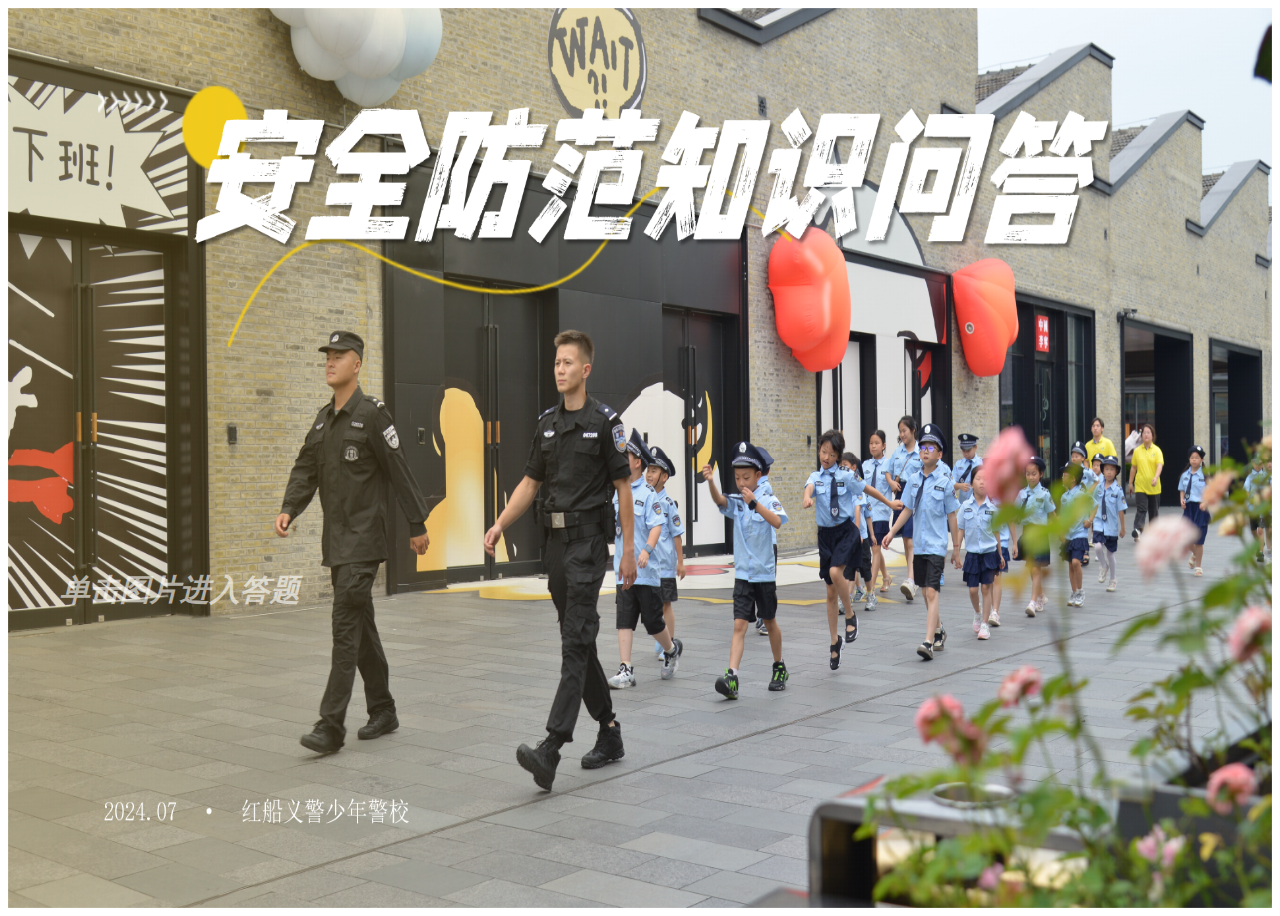
<file: index.html>
<!DOCTYPE html>
<html lang="zh">
	<head>
		<meta charset="UTF-8">
		<meta name="viewport" content="width=device-width, initial-scale=1.0">
		<title>南湖天地警务站</title>
		<style>
			.examLogin {
				margin: 0 0 0 0;
				height: 100vh;
				/* 设置高度为视口高度 */
				background-image: url('img/background1.png'), url('img/background2.png'), url('img/background3.png'), url('img/background4.png');
				/* 设置背景图片 */
				background-size: 50.1% 50.1%;
				/* 每张图片占据一半的宽度和高度 */
				background-repeat: no-repeat;
				/* 不重复背景图片 */
				background-position: top left, top right, bottom left, bottom right;
				/* 定位每张图片 */
			}
		</style>
	</head>
	<body>
		<div id="app">
			<div onclick="goto()" class="examLogin"></div>
			<h1 style="font-size: 30px;color: white;position:absolute;top:550px;left:60px;font-style: italic;opacity: 0.6;"
				onclick="goto()">单击图片进入答题</h1>
		</div>
		<script>
			function goto() {
				window.location.href = 'page.html'
			}
		</script>
	</body>
</html>
</file>
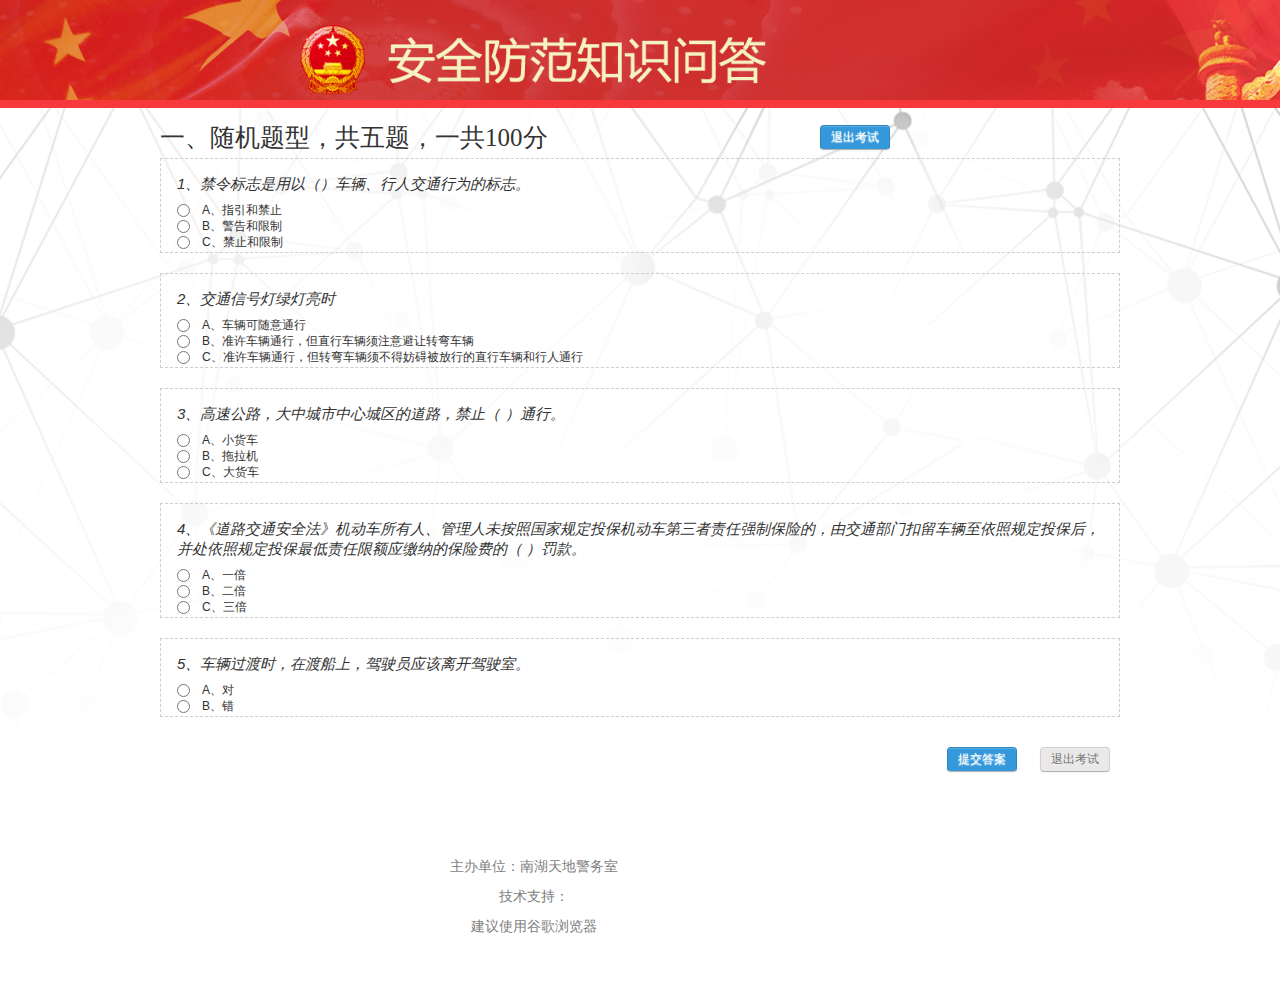
<file: exam交通.html>
<!DOCTYPE html>
<html>
	<head>
		<meta charset="utf-8">
		<title>南湖天地警务室</title>
	</head>

	<body class="default-dj">
		<div>
			<link rel="stylesheet" href="css/reset.css">
			<link rel="stylesheet" href="css/zTreeStyle.css">
			<link rel="stylesheet" href="css/bootstrap.min.css">
			<link rel="stylesheet" href="css/list-s.css">
		</div>
		<link rel="stylesheet" href="css/dj-examstyle.css">
		<script src="js/vconsole.min.js"></script>
		<style type="text/css">
			.breadcrumb {
				margin-top: 30px;
			}
		</style>

		<div class="dj-top-banner">
			<img src="img/logo3.png" alt="">
		</div>



		<div id="x1" class="dj-content-ex">

			<div class="pct-list-con" style="width: 100%;">
				<div class="pct-exam-list">
					<form id="form" method="post">
						<div class="n">

							<div class="Stext" style="font-size: 25px;position: absolute; top: -30px;">一、随机题型，共五题，一共100分
							</div>

							<div class="pct-exam-one">
								<span class="title-tm">
									1.测试题目1，
								</span>
								<p><input id="t11" type="radio" name="t1" value="A" /><label for="t11"
										class="tlabel">测试选项1</label></p>
								<p><input id="t12" type="radio" name="t1" value="B" /><label for="t12"
										class="tlabel">测试选项2</label></p>
								<p><input id="t13" type="radio" name="t1" value="C" /><label for="t13"
										class="tlabel">测试选项3</label></p>
								<p><input id="t14" type="radio" name="t1" value="D" /><label for="t14"
										class="tlabel">测试选项4</label></p>
							</div>
							<span id="s1" style="display: none;font-size: 20px;color: red;">
								回答错误：0分
							</span>
							<span id="c1" style="display: none;">
								正确答案：
								<span id="d1">
									C
								</span>
							</span>
						</div>

						<br /><br /><br /><br /><br />

						<div class="n">

							<div class="pct-exam-one">
								<span class="title-tm">
									2.测试题目1，
								</span>
								<p><input id="t21" type="radio" name="t2" value="A" /><label for="t21"
										class="tlabel">测试选项1</label></p>
								<p><input id="t22" type="radio" name="t2" value="B" /><label for="t22"
										class="tlabel">测试选项2</label></p>
								<p><input id="t23" type="radio" name="t2" value="C" /><label for="t23"
										class="tlabel">测试选项3</label></p>
								<p><input id="t24" type="radio" name="t2" value="D" /><label for="t24"
										class="tlabel">测试选项4</label></p>
							</div>
							<span id="s2" style="display: none;font-size: 20px;color: red;">
								回答错误：0分
							</span>
							<span id="c2" style="display: none;">
								正确答案：
								<span id="d2">
									C
								</span>
							</span>
						</div>

						<br /><br /><br /><br /><br />

						<div class="n">

							<div class="pct-exam-one">
								<span class="title-tm">
									3.测试题目1，
								</span>
								<p><input id="t31" type="radio" name="t3" value="A" /><label for="t31"
										class="tlabel">测试选项1</label></p>
								<p><input id="t32" type="radio" name="t3" value="B" /><label for="t32"
										class="tlabel">测试选项2</label></p>
								<p><input id="t33" type="radio" name="t3" value="C" /><label for="t33"
										class="tlabel">测试选项3</label></p>
								<p><input id="t34" type="radio" name="t3" value="D" /><label for="t34"
										class="tlabel">测试选项4</label></p>
							</div>
							<span id="s3" style="display: none;font-size: 20px;color: red;">
								回答错误：0分
							</span>
							<span id="c3" style="display: none;">
								正确答案：
								<span id="d3">
									C
								</span>
							</span>
						</div>

						<br /><br /><br /><br /><br />

						<div class="n">

							<div class="pct-exam-one">
								<span class="title-tm">
									4.测试题目1，
								</span>
								<p><input id="t41" type="radio" name="t4" value="A" /><label for="t41"
										class="tlabel">测试选项1</label></p>
								<p><input id="t42" type="radio" name="t4" value="B" /><label for="t42"
										class="tlabel">测试选项2</label></p>
								<p><input id="t43" type="radio" name="t4" value="C" /><label for="t43"
										class="tlabel">测试选项3</label></p>
								<p><input id="t44" type="radio" name="t4" value="D" /><label for="t44"
										class="tlabel">测试选项4</label></p>
							</div>
							<span id="s4" style="display: none;font-size: 20px;color: red;">
								回答错误：0分
							</span>
							<span id="c5" style="display: none;">
								正确答案：
								<span id="d4">
									C
								</span>
							</span>
						</div>

						<br /><br /><br /><br /><br />

						<div class="n">

							<div class="pct-exam-one">
								<span class="title-tm">
									5.测试题目1，
								</span>
								<p><input id="t51" type="radio" name="t5" value="A" /><label for="t51"
										class="tlabel">测试选项1</label></p>
								<p><input id="t52" type="radio" name="t5" value="B" /><label for="t52"
										class="tlabel">测试选项2</label></p>
								<p><input id="t53" type="radio" name="t5" value="C" /><label for="t53"
										class="tlabel">测试选项3</label></p>
								<p><input id="t54" type="radio" name="t5" value="D" /><label for="t54"
										class="tlabel">测试选项4</label></p>
							</div>

							<span id="s5" style="display: none;font-size: 20px;color: red;">
								回答错误：0分
							</span>
							<span id="c5" style="display: none;">
								正确答案：
								<span id="d5">
									C
								</span>
							</span>

						</div>
					</form>
				</div>

			</div>



			<div class="pct-exam-btn" style="margin-top: 30px;">
				<div class="pct-exam-btncon" style="text-align: right;">
					<p>
						<button id="result" class="btn btn-submit" onclick="result();" type="button">提交答案</button>
						<button id="result" class="btn btn-output" type="button" onclick="back()">退出考试</button>
						<button id="result" class="btn btn-refresh" onclick="back();" type="button">退出考试</button>

					</p>
				</div>
			</div>

		</div>

		<br /><br /><br /><br /><br />



		<script src="js/tiku.js"></script>
		<script>
			function c1(a) {
				a.style.backgroundColor = "grey";
				a.style.color = "black";
			}

			function c2(a) {
				a.style.backgroundColor = "darkgrey";
				a.style.color = "darked";
			}

			function c3(a) {
				a.style.backgroundColor = "darkblue";
				a.style.color = "black";
			}

			var tiType = ["交通", "交通", "交通", "交通", "交通"]
			var anser = [];
			var score = [20, 20, 20, 20, 20];
			var userScore = 0;
			var isResult = false;
			var randoms = new Set(); // 使用 Set 来存储唯一值
			var nm=0
			
			function generateUniqueRandomArray(length, max) {
			    const uniqueNumbers = new Set();  
			
			    while (uniqueNumbers.size < length) {  
			        const randomNum = Math.floor(Math.random() * max+86);  
			        uniqueNumbers.add(randomNum);
			    }  
			
			    return Array.from(uniqueNumbers);  
			}  
			// 86~186
			const randomArray = generateUniqueRandomArray(5, 100);  
			console.log(randomArray);
			function rollT(type) {
				if(type === "交通"){
					return randomArray[nm]
				}
				
			}
			function setText(num, index) {
				var ti = document.getElementsByClassName("n");
				ti[num].getElementsByTagName("span")[0].innerHTML = (num + 1) + "、" + tiku[index].text
			}

			function setValue(num, index) {
				var ti = document.getElementsByClassName("n");
				var values = ti[num].getElementsByTagName("p");
				values[0].getElementsByTagName("label")[0].innerHTML = "A、" + tiku[index].A;

				values[1].getElementsByTagName("label")[0].innerHTML = "B、" + tiku[index].B;

				if (tiku[index].C.length <= 0) {
					values[2].style.display = "none";
				} else {
					values[2].getElementsByTagName("label")[0].innerHTML = "C、" + tiku[index].C;
				}

				if (tiku[index].D.length <= 0) {
					values[3].style.display = "none";
				} else {
					values[3].getElementsByTagName("label")[0].innerHTML = "D、" + tiku[index].D;
				}
			}

			function result() {
				var r = confirm("您确定要当前提交考试吗？")
				if (r) {
					// window.location.href = "../nanhu_jwz/index.html";
					for (var i = 0; i < tiType.length; i++) {
						var tx = document.getElementsByName("t" + (i + 1));
						var str = "";
						for (var j = 0; j < tx.length; j++) {
							if (tx[j].checked) {
								str += tx[j].value;
							}
						}
						if (str == anser[i]) {
							userScore += score[i]
							document.getElementById("s" + (i + 1)).innerHTML = "回答正确，20分";
						}
						document.getElementById("d" + (i + 1)).innerHTML = anser[i];


					}
					var allInp = document.getElementsByTagName("input");
					for (var a = 0; a < allInp.length; a++) {
						allInp[a].onclick = function() {
							return false;
						}
					}
					var sp = document.getElementsByTagName("span");
					for (var s = 0; s < sp.length; s++) {
						sp[s].style.display = "";
					}

					alert("您的最终得分为：" + userScore + "分")
					setTimeout(function() {
						window.scrollTo({
							top: 0,
							left: 0,
							behavior: 'smooth' // 可选，平滑滚动效果
						});
					})
					document.getElementById("result").style.display = "none";
					document.getElementById("fnscore").innerHTML = userScore;
					document.getElementById("scoreText").style.display = ""
					window.scrollTo({
						top: 0,
						left: 0,
						behavior: 'smooth' // 可选，平滑滚动效果
					});
				}
			}

			function back() {
				var r = confirm("您确定要退出当前考试吗？");
				if (r) {
					window.location.href = "index.html";
				}
			}

			for (var i = 0; i < 5; i++) {
				var tIndex = rollT(tiType[i]);
				setText(i, tIndex);
				if (i < 5) {
					setValue(i, tIndex);
					nm++;
				}
				anser[i] = tiku[tIndex].yes
			}

		</script>

		<div class="footer">
			<div class="dj-footer">
				<p> 主办单位：南湖天地警务室<br> 技术支持：<br> 建议使用谷歌浏览器 </p>
			</div>
		</div>
	</body>
</html>
</file>
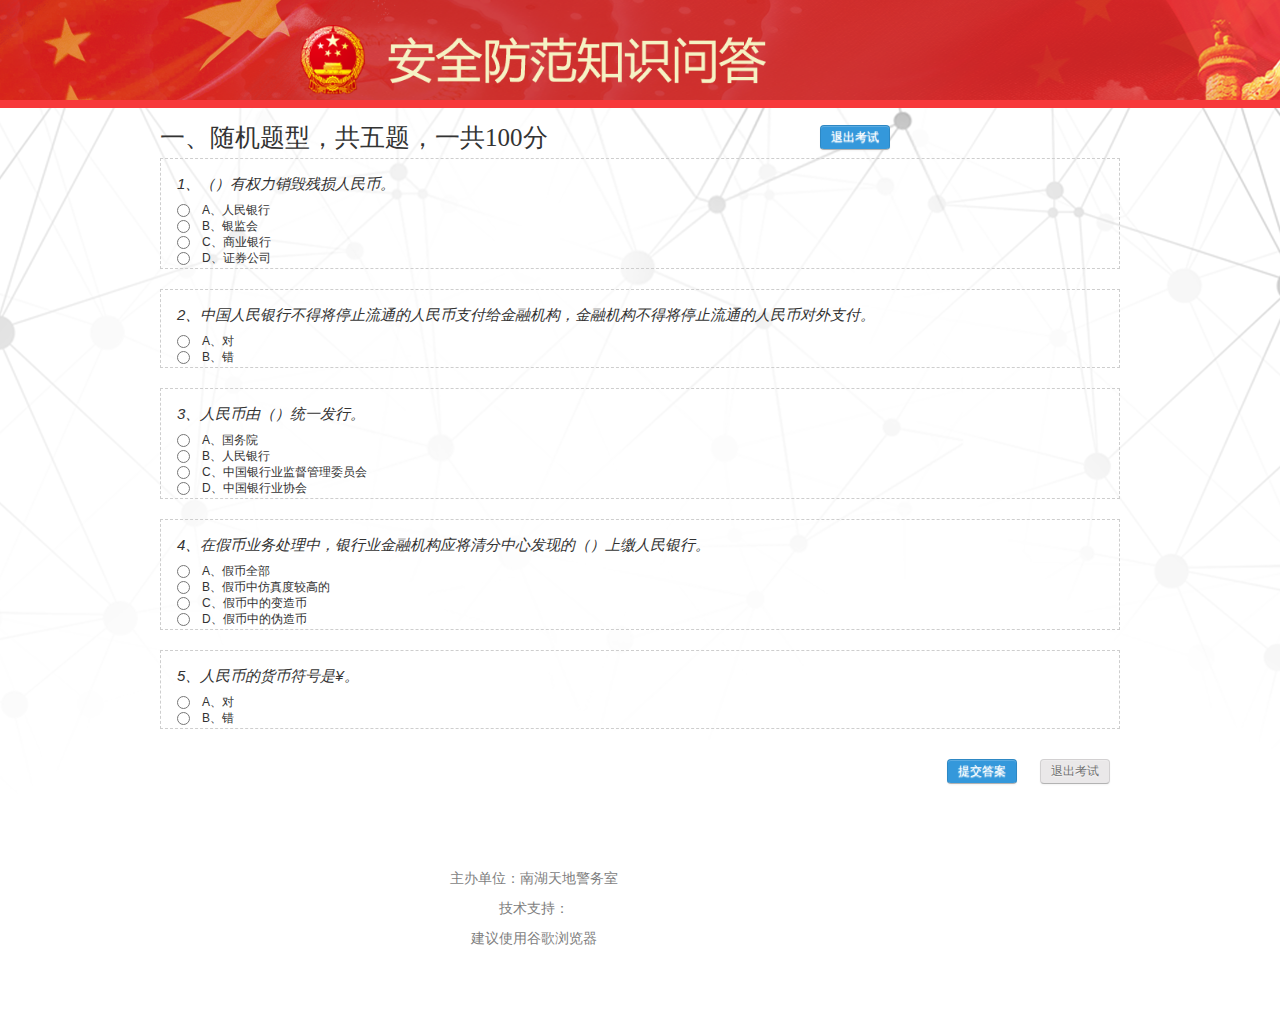
<file: exam反假.html>
<!DOCTYPE html>
<html>
	<head>
		<meta charset="utf-8">
		<title>南湖天地警务室</title>
	</head>

	<body class="default-dj">
		<div>
			<link rel="stylesheet" href="css/reset.css">
			<link rel="stylesheet" href="css/zTreeStyle.css">
			<link rel="stylesheet" href="css/bootstrap.min.css">
			<link rel="stylesheet" href="css/list-s.css">
		</div>
		<link rel="stylesheet" href="css/dj-examstyle.css">
		<script src="js/vconsole.min.js"></script>
		<style type="text/css">
			.breadcrumb {
				margin-top: 30px;
			}
		</style>

		<div class="dj-top-banner">
			<img src="img/logo3.png" alt="">
		</div>



		<div id="x1" class="dj-content-ex">

			<div class="pct-list-con" style="width: 100%;">
				<div class="pct-exam-list">
					<form id="form" method="post">
						<div class="n">

							<div class="Stext" style="font-size: 25px;position: absolute; top: -30px;">一、随机题型，共五题，一共100分
							</div>

							<div class="pct-exam-one">
								<span class="title-tm">
									1.测试题目1，
								</span>
								<p><input id="t11" type="radio" name="t1" value="A" /><label for="t11"
										class="tlabel">测试选项1</label></p>
								<p><input id="t12" type="radio" name="t1" value="B" /><label for="t12"
										class="tlabel">测试选项2</label></p>
								<p><input id="t13" type="radio" name="t1" value="C" /><label for="t13"
										class="tlabel">测试选项3</label></p>
								<p><input id="t14" type="radio" name="t1" value="D" /><label for="t14"
										class="tlabel">测试选项4</label></p>
							</div>
							<span id="s1" style="display: none;font-size: 20px;color: red;">
								回答错误：0分
							</span>
							<span id="c1" style="display: none;">
								正确答案：
								<span id="d1">
									C
								</span>
							</span>
						</div>

						<br /><br /><br /><br /><br />

						<div class="n">

							<div class="pct-exam-one">
								<span class="title-tm">
									2.测试题目1，
								</span>
								<p><input id="t21" type="radio" name="t2" value="A" /><label for="t21"
										class="tlabel">测试选项1</label></p>
								<p><input id="t22" type="radio" name="t2" value="B" /><label for="t22"
										class="tlabel">测试选项2</label></p>
								<p><input id="t23" type="radio" name="t2" value="C" /><label for="t23"
										class="tlabel">测试选项3</label></p>
								<p><input id="t24" type="radio" name="t2" value="D" /><label for="t24"
										class="tlabel">测试选项4</label></p>
							</div>
							<span id="s2" style="display: none;font-size: 20px;color: red;">
								回答错误：0分
							</span>
							<span id="c2" style="display: none;">
								正确答案：
								<span id="d2">
									C
								</span>
							</span>
						</div>

						<br /><br /><br /><br /><br />

						<div class="n">

							<div class="pct-exam-one">
								<span class="title-tm">
									3.测试题目1，
								</span>
								<p><input id="t31" type="radio" name="t3" value="A" /><label for="t31"
										class="tlabel">测试选项1</label></p>
								<p><input id="t32" type="radio" name="t3" value="B" /><label for="t32"
										class="tlabel">测试选项2</label></p>
								<p><input id="t33" type="radio" name="t3" value="C" /><label for="t33"
										class="tlabel">测试选项3</label></p>
								<p><input id="t34" type="radio" name="t3" value="D" /><label for="t34"
										class="tlabel">测试选项4</label></p>
							</div>
							<span id="s3" style="display: none;font-size: 20px;color: red;">
								回答错误：0分
							</span>
							<span id="c3" style="display: none;">
								正确答案：
								<span id="d3">
									C
								</span>
							</span>
						</div>

						<br /><br /><br /><br /><br />

						<div class="n">

							<div class="pct-exam-one">
								<span class="title-tm">
									4.测试题目1，
								</span>
								<p><input id="t41" type="radio" name="t4" value="A" /><label for="t41"
										class="tlabel">测试选项1</label></p>
								<p><input id="t42" type="radio" name="t4" value="B" /><label for="t42"
										class="tlabel">测试选项2</label></p>
								<p><input id="t43" type="radio" name="t4" value="C" /><label for="t43"
										class="tlabel">测试选项3</label></p>
								<p><input id="t44" type="radio" name="t4" value="D" /><label for="t44"
										class="tlabel">测试选项4</label></p>
							</div>
							<span id="s4" style="display: none;font-size: 20px;color: red;">
								回答错误：0分
							</span>
							<span id="c5" style="display: none;">
								正确答案：
								<span id="d4">
									C
								</span>
							</span>
						</div>

						<br /><br /><br /><br /><br />

						<div class="n">

							<div class="pct-exam-one">
								<span class="title-tm">
									5.测试题目1，
								</span>
								<p><input id="t51" type="radio" name="t5" value="A" /><label for="t51"
										class="tlabel">测试选项1</label></p>
								<p><input id="t52" type="radio" name="t5" value="B" /><label for="t52"
										class="tlabel">测试选项2</label></p>
								<p><input id="t53" type="radio" name="t5" value="C" /><label for="t53"
										class="tlabel">测试选项3</label></p>
								<p><input id="t54" type="radio" name="t5" value="D" /><label for="t54"
										class="tlabel">测试选项4</label></p>
							</div>

							<span id="s5" style="display: none;font-size: 20px;color: red;">
								回答错误：0分
							</span>
							<span id="c5" style="display: none;">
								正确答案：
								<span id="d5">
									C
								</span>
							</span>


						</div>
					</form>
				</div>


			</div>



			<div class="pct-exam-btn" style="margin-top: 30px;">
				<div class="pct-exam-btncon" style="text-align: right;">
					<p>
						<button id="result" class="btn btn-submit" onclick="result();" type="button">提交答案</button>
						<button id="result" class="btn btn-output" type="button" onclick="back()">退出考试</button>
						<button id="result" class="btn btn-refresh" onclick="back();" type="button">退出考试</button>

					</p>
				</div>
			</div>




		</div>

		<br /><br /><br /><br /><br />



		<script src="js/tiku.js"></script>
		<script>
			function c1(a) {
				a.style.backgroundColor = "grey";
				a.style.color = "black";
			}

			function c2(a) {
				a.style.backgroundColor = "darkgrey";
				a.style.color = "darked";
			}

			function c3(a) {
				a.style.backgroundColor = "darkblue";
				a.style.color = "black";
			}

			var tiType = ["反假", "反假", "反假", "反假", "反假"]
			var anser = [];
			var score = [20, 20, 20, 20, 20];
			var userScore = 0;
			var isResult = false;
			var randoms = new Set(); // 使用 Set 来存储唯一值
			var nm=0
			
			function generateUniqueRandomArray(length, max) {
			    const uniqueNumbers = new Set();  
			
			    while (uniqueNumbers.size < length) {  
			        const randomNum = Math.floor(Math.random() * max+438);  
			        uniqueNumbers.add(randomNum);
			    }  
			
			    return Array.from(uniqueNumbers);  
			}  
			// 438~463
			const randomArray = generateUniqueRandomArray(5, 25);  
			console.log(randomArray);
			function rollT(type) {
				if(type === "反假"){
					return randomArray[nm]
				}
				
			}
			function setText(num, index) {
				var ti = document.getElementsByClassName("n");
				ti[num].getElementsByTagName("span")[0].innerHTML = (num + 1) + "、" + tiku[index].text
			}

			function setValue(num, index) {
				var ti = document.getElementsByClassName("n");
				var values = ti[num].getElementsByTagName("p");
				values[0].getElementsByTagName("label")[0].innerHTML = "A、" + tiku[index].A;

				values[1].getElementsByTagName("label")[0].innerHTML = "B、" + tiku[index].B;

				if (tiku[index].C.length <= 0) {
					values[2].style.display = "none";
				} else {
					values[2].getElementsByTagName("label")[0].innerHTML = "C、" + tiku[index].C;
				}

				if (tiku[index].D.length <= 0) {
					values[3].style.display = "none";
				} else {
					values[3].getElementsByTagName("label")[0].innerHTML = "D、" + tiku[index].D;
				}
			}

			function result() {
				var r = confirm("您确定要当前提交考试吗？")
				if (r) {
					for (var i = 0; i < tiType.length; i++) {
						var tx = document.getElementsByName("t" + (i + 1));
						var str = "";
						for (var j = 0; j < tx.length; j++) {
							if (tx[j].checked) {
								str += tx[j].value;
							}
						}
						if (str == anser[i]) {
							userScore += score[i]
							document.getElementById("s" + (i + 1)).innerHTML = "回答正确，20分";
						}
						document.getElementById("d" + (i + 1)).innerHTML = anser[i];


					}
					var allInp = document.getElementsByTagName("input");
					for (var a = 0; a < allInp.length; a++) {
						allInp[a].onclick = function() {
							return false;
						}
					}
					var sp = document.getElementsByTagName("span");
					for (var s = 0; s < sp.length; s++) {
						sp[s].style.display = "";
					}

					alert("您的最终得分为：" + userScore + "分")
					setTimeout(function() {
						window.scrollTo({
							top: 0,
							left: 0,
							behavior: 'smooth' // 可选，平滑滚动效果
						});
					})
					document.getElementById("result").style.display = "none";
					document.getElementById("fnscore").innerHTML = userScore;
					document.getElementById("scoreText").style.display = ""
					window.scrollTo({
						top: 0,
						left: 0,
						behavior: 'smooth' // 可选，平滑滚动效果
					});
				}
			}

			function back() {
				var r = confirm("您确定要退出当前考试吗？");
				if (r) {
					window.location.href = "index.html";
				}
			}

			for (var i = 0; i < 5; i++) {
				var tIndex = rollT(tiType[i]);
				setText(i, tIndex);
				if (i < 5) {
					setValue(i, tIndex);
					nm++;
				}
				anser[i] = tiku[tIndex].yes
			}

		</script>

		<div class="footer">
			<div class="dj-footer">
				<p> 主办单位：南湖天地警务室<br> 技术支持：<br> 建议使用谷歌浏览器 </p>
			</div>
		</div>
	</body>
</html>
</file>
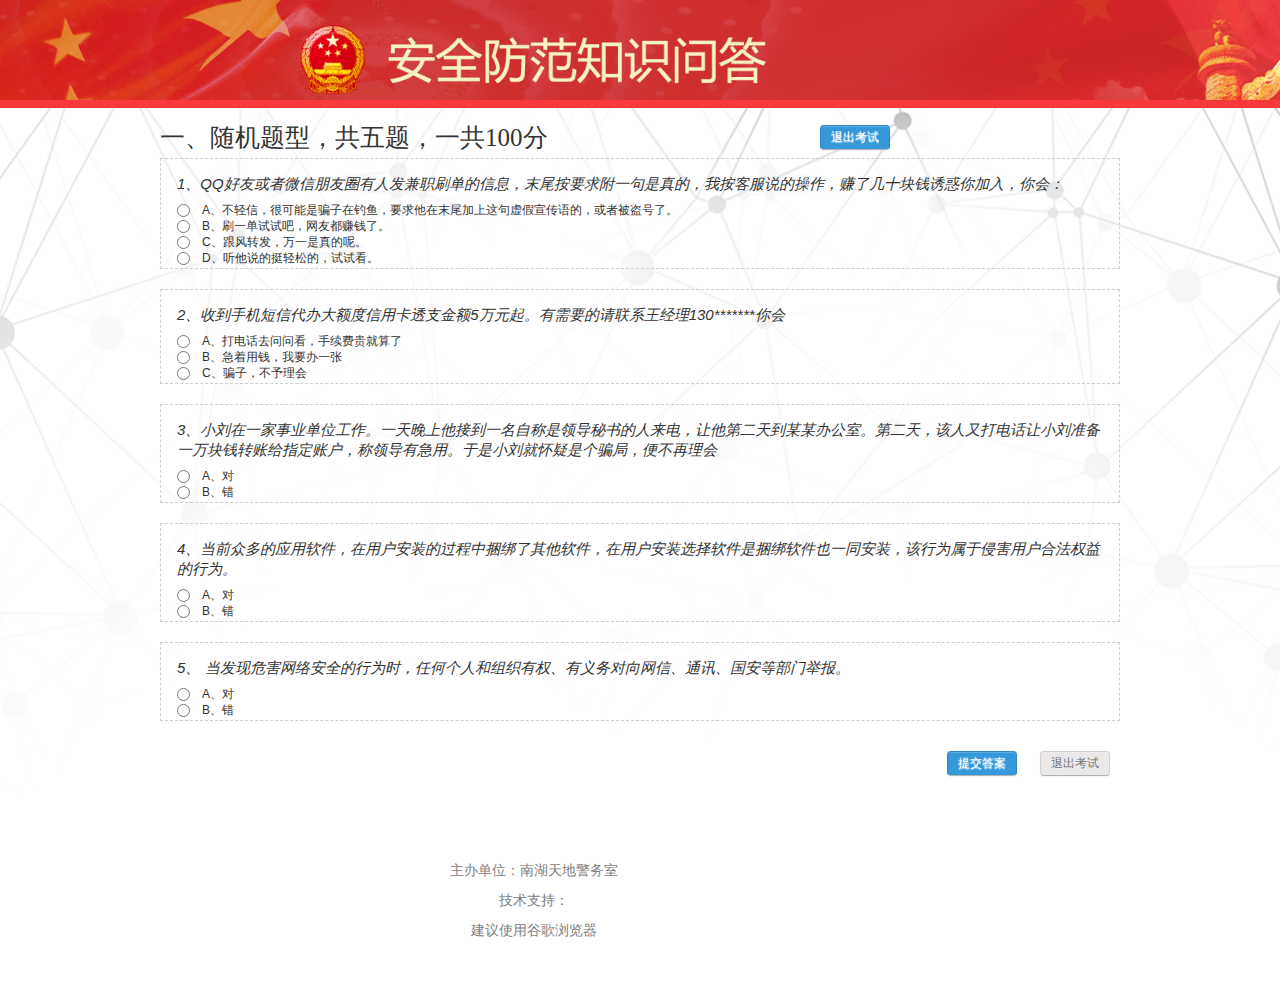
<file: exam反诈.html>
<!DOCTYPE html>
<html>
	<head>
		<meta charset="utf-8">
		<title>南湖天地警务室</title>
	</head>

	<body class="default-dj">
		<div>
			<link rel="stylesheet" href="css/reset.css">
			<link rel="stylesheet" href="css/zTreeStyle.css">
			<link rel="stylesheet" href="css/bootstrap.min.css">
			<link rel="stylesheet" href="css/list-s.css">
		</div>
		<link rel="stylesheet" href="css/dj-examstyle.css">
		<script src="js/vconsole.min.js"></script>
		<style type="text/css">
			.breadcrumb {
				margin-top: 30px;
			}
		</style>

		<div class="dj-top-banner">
			<img src="img/logo3.png" alt="">
		</div>



		<div id="x1" class="dj-content-ex">

			<div class="pct-list-con" style="width: 100%;">
				<div class="pct-exam-list">
					<form id="form" method="post">
						<div class="n">

							<div class="Stext" style="font-size: 25px;position: absolute; top: -30px;">一、随机题型，共五题，一共100分
							</div>

							<div class="pct-exam-one">
								<span class="title-tm">
									1.测试题目1，
								</span>
								<p><input id="t11" type="radio" name="t1" value="A" /><label for="t11"
										class="tlabel">测试选项1</label></p>
								<p><input id="t12" type="radio" name="t1" value="B" /><label for="t12"
										class="tlabel">测试选项2</label></p>
								<p><input id="t13" type="radio" name="t1" value="C" /><label for="t13"
										class="tlabel">测试选项3</label></p>
								<p><input id="t14" type="radio" name="t1" value="D" /><label for="t14"
										class="tlabel">测试选项4</label></p>
							</div>
							<span id="s1" style="display: none;font-size: 20px;color: red;">
								回答错误：0分
							</span>
							<span id="c1" style="display: none;">
								正确答案：
								<span id="d1">
									C
								</span>
							</span>
						</div>

						<br /><br /><br /><br /><br />

						<div class="n">

							<div class="pct-exam-one">
								<span class="title-tm">
									2.测试题目1，
								</span>
								<p><input id="t21" type="radio" name="t2" value="A" /><label for="t21"
										class="tlabel">测试选项1</label></p>
								<p><input id="t22" type="radio" name="t2" value="B" /><label for="t22"
										class="tlabel">测试选项2</label></p>
								<p><input id="t23" type="radio" name="t2" value="C" /><label for="t23"
										class="tlabel">测试选项3</label></p>
								<p><input id="t24" type="radio" name="t2" value="D" /><label for="t24"
										class="tlabel">测试选项4</label></p>
							</div>
							<span id="s2" style="display: none;font-size: 20px;color: red;">
								回答错误：0分
							</span>
							<span id="c2" style="display: none;">
								正确答案：
								<span id="d2">
									C
								</span>
							</span>
						</div>

						<br /><br /><br /><br /><br />

						<div class="n">

							<div class="pct-exam-one">
								<span class="title-tm">
									3.测试题目1，
								</span>
								<p><input id="t31" type="radio" name="t3" value="A" /><label for="t31"
										class="tlabel">测试选项1</label></p>
								<p><input id="t32" type="radio" name="t3" value="B" /><label for="t32"
										class="tlabel">测试选项2</label></p>
								<p><input id="t33" type="radio" name="t3" value="C" /><label for="t33"
										class="tlabel">测试选项3</label></p>
								<p><input id="t34" type="radio" name="t3" value="D" /><label for="t34"
										class="tlabel">测试选项4</label></p>
							</div>
							<span id="s3" style="display: none;font-size: 20px;color: red;">
								回答错误：0分
							</span>
							<span id="c3" style="display: none;">
								正确答案：
								<span id="d3">
									C
								</span>
							</span>
						</div>

						<br /><br /><br /><br /><br />

						<div class="n">

							<div class="pct-exam-one">
								<span class="title-tm">
									4.测试题目1，
								</span>
								<p><input id="t41" type="radio" name="t4" value="A" /><label for="t41"
										class="tlabel">测试选项1</label></p>
								<p><input id="t42" type="radio" name="t4" value="B" /><label for="t42"
										class="tlabel">测试选项2</label></p>
								<p><input id="t43" type="radio" name="t4" value="C" /><label for="t43"
										class="tlabel">测试选项3</label></p>
								<p><input id="t44" type="radio" name="t4" value="D" /><label for="t44"
										class="tlabel">测试选项4</label></p>
							</div>
							<span id="s4" style="display: none;font-size: 20px;color: red;">
								回答错误：0分
							</span>
							<span id="c5" style="display: none;">
								正确答案：
								<span id="d4">
									C
								</span>
							</span>
						</div>

						<br /><br /><br /><br /><br />

						<div class="n">

							<div class="pct-exam-one">
								<span class="title-tm">
									5.测试题目1，
								</span>
								<p><input id="t51" type="radio" name="t5" value="A" /><label for="t51"
										class="tlabel">测试选项1</label></p>
								<p><input id="t52" type="radio" name="t5" value="B" /><label for="t52"
										class="tlabel">测试选项2</label></p>
								<p><input id="t53" type="radio" name="t5" value="C" /><label for="t53"
										class="tlabel">测试选项3</label></p>
								<p><input id="t54" type="radio" name="t5" value="D" /><label for="t54"
										class="tlabel">测试选项4</label></p>
							</div>

							<span id="s5" style="display: none;font-size: 20px;color: red;">
								回答错误：0分
							</span>
							<span id="c5" style="display: none;">
								正确答案：
								<span id="d5">
									C
								</span>
							</span>


						</div>
					</form>
				</div>


			</div>



			<div class="pct-exam-btn" style="margin-top: 30px;">
				<div class="pct-exam-btncon" style="text-align: right;">
					<p>
						<button id="result" class="btn btn-submit" onclick="result();" type="button">提交答案</button>
						<button id="result" class="btn btn-output" type="button" onclick="back()">退出考试</button>
						<button id="result" class="btn btn-refresh" onclick="back();" type="button">退出考试</button>

					</p>
				</div>
			</div>




		</div>

		<br /><br /><br /><br /><br />



		<script src="js/tiku.js"></script>
		<script>
			function c1(a) {
				a.style.backgroundColor = "grey";
				a.style.color = "black";
			}

			function c2(a) {
				a.style.backgroundColor = "darkgrey";
				a.style.color = "darked";
			}

			function c3(a) {
				a.style.backgroundColor = "darkblue";
				a.style.color = "black";
			}

			var tiType = ["反诈", "反诈", "反诈", "反诈", "反诈"]
			var anser = [];
			var score = [20, 20, 20, 20, 20];
			var userScore = 0;
			var isResult = false;
			var randoms = new Set(); // 使用 Set 来存储唯一值
			var nm=0
			
			function generateUniqueRandomArray(length, max) {
			    const uniqueNumbers = new Set();  
			
			    while (uniqueNumbers.size < length) {  
			        const randomNum = Math.floor(Math.random() * max+1);  
			        uniqueNumbers.add(randomNum);
			    }  
			
			    return Array.from(uniqueNumbers);  
			}  
			// 1~83
			const randomArray = generateUniqueRandomArray(5, 82);  
			console.log(randomArray);
			function rollT(type) {
				if(type === "反诈"){
					return randomArray[nm]
				}
				
			}
			function setText(num, index) {
				var ti = document.getElementsByClassName("n");
				ti[num].getElementsByTagName("span")[0].innerHTML = (num + 1) + "、" + tiku[index].text
			}

			function setValue(num, index) {
				var ti = document.getElementsByClassName("n");
				var values = ti[num].getElementsByTagName("p");
				values[0].getElementsByTagName("label")[0].innerHTML = "A、" + tiku[index].A;

				values[1].getElementsByTagName("label")[0].innerHTML = "B、" + tiku[index].B;

				if (tiku[index].C.length <= 0) {
					values[2].style.display = "none";
				} else {
					values[2].getElementsByTagName("label")[0].innerHTML = "C、" + tiku[index].C;
				}

				if (tiku[index].D.length <= 0) {
					values[3].style.display = "none";
				} else {
					values[3].getElementsByTagName("label")[0].innerHTML = "D、" + tiku[index].D;
				}
			}

			function result() {
			var r = confirm("您确定要当前提交考试吗？")
				if (r) {
					for (var i = 0; i < tiType.length; i++) {
						var tx = document.getElementsByName("t" + (i + 1));
						var str = "";
						for (var j = 0; j < tx.length; j++) {
							if (tx[j].checked) {
								str += tx[j].value;
							}
						}
						if (str == anser[i]) {
							userScore += score[i]
							document.getElementById("s" + (i + 1)).innerHTML = "回答正确，20分";
						}
						document.getElementById("d" + (i + 1)).innerHTML = anser[i];


					}
					var allInp = document.getElementsByTagName("input");
					for (var a = 0; a < allInp.length; a++) {
						allInp[a].onclick = function() {
							return false;
						}
					}
					var sp = document.getElementsByTagName("span");
					for (var s = 0; s < sp.length; s++) {
						sp[s].style.display = "";
					}

					alert("您的最终得分为：" + userScore + "分")
					setTimeout(function() {
						window.scrollTo({
							top: 0,
							left: 0,
							behavior: 'smooth' // 可选，平滑滚动效果
						});
					})
					document.getElementById("result").style.display = "none";
					document.getElementById("fnscore").innerHTML = userScore;
					document.getElementById("scoreText").style.display = ""
					window.scrollTo({
						top: 0,
						left: 0,
						behavior: 'smooth' // 可选，平滑滚动效果
					});
				}
			}

			function back() {
				var r = confirm("您确定要退出当前考试吗？");
				if (r) {
					window.location.href = "index.html";
				}
			}

			for (var i = 0; i < 5; i++) {
				var tIndex = rollT(tiType[i]);
				setText(i, tIndex);
				if (i < 5) {
					setValue(i, tIndex);
					nm++;
				}
				anser[i] = tiku[tIndex].yes
			}

		</script>

		<div class="footer">
			<div class="dj-footer">
				<p> 主办单位：南湖天地警务室<br> 技术支持：<br> 建议使用谷歌浏览器 </p>
			</div>
		</div>
	</body>
</html>
</file>
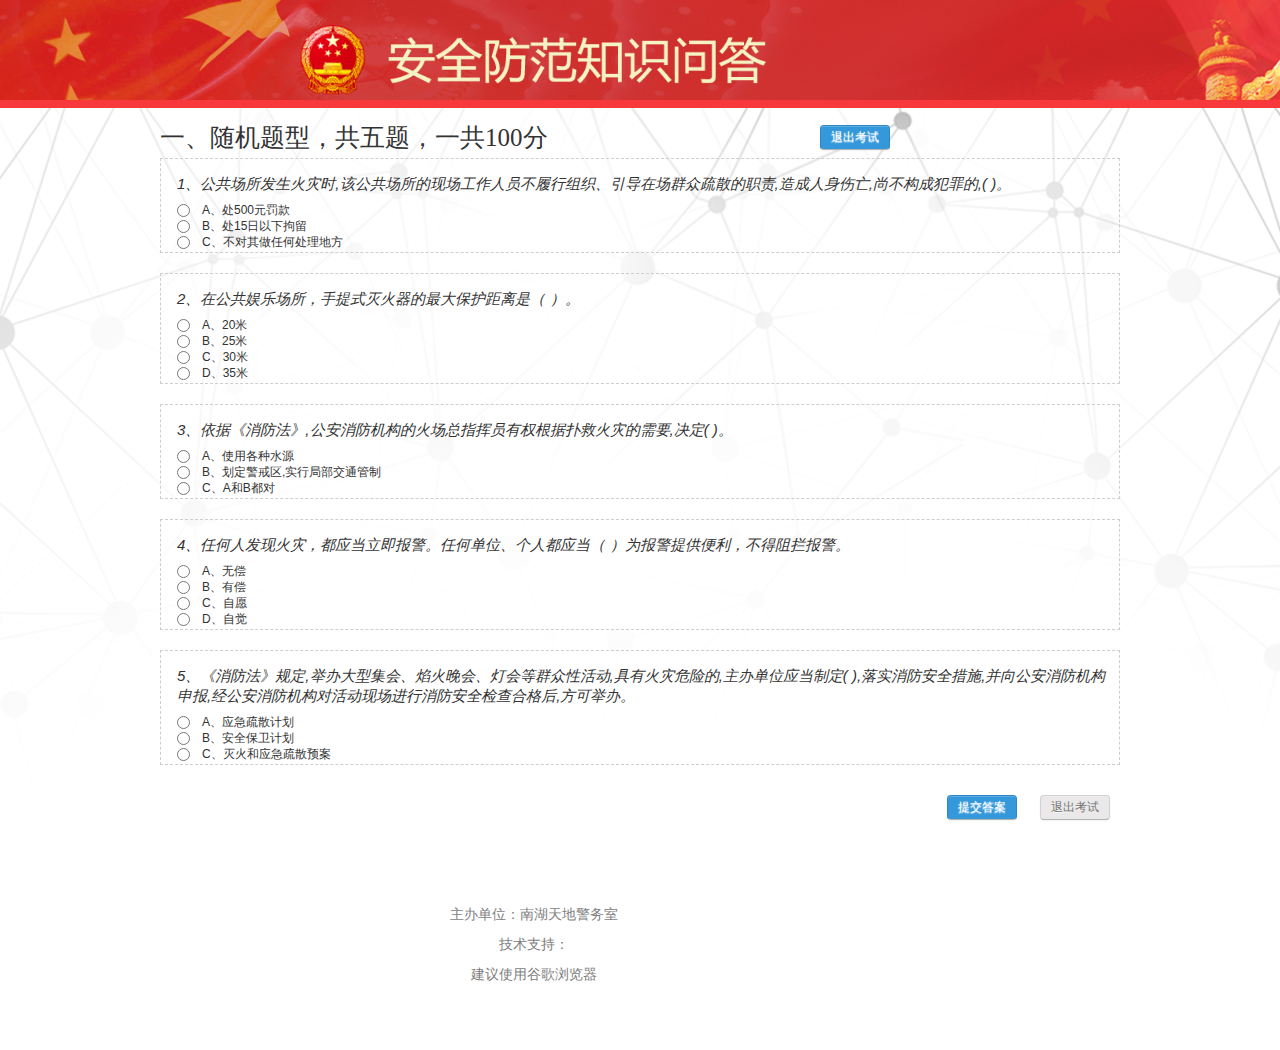
<file: exam消防.html>
<!DOCTYPE html>
<html>
	<head>
		<meta charset="utf-8">
		<title>南湖天地警务室</title>
	</head>

	<body class="default-dj">
		<div>
			<link rel="stylesheet" href="css/reset.css">
			<link rel="stylesheet" href="css/zTreeStyle.css">
			<link rel="stylesheet" href="css/bootstrap.min.css">
			<link rel="stylesheet" href="css/list-s.css">
		</div>
		<link rel="stylesheet" href="css/dj-examstyle.css">
		<script src="js/vconsole.min.js"></script>
		<style type="text/css">
			.breadcrumb {
				margin-top: 30px;
			}
		</style>

		<div class="dj-top-banner">
			<img src="img/logo3.png" alt="">
		</div>



		<div id="x1" class="dj-content-ex">

			<div class="pct-list-con" style="width: 100%;">
				<div class="pct-exam-list">
					<form id="form" method="post">
						<div class="n">

							<div class="Stext" style="font-size: 25px;position: absolute; top: -30px;">一、随机题型，共五题，一共100分
							</div>

							<div class="pct-exam-one">
								<span class="title-tm">
									1.测试题目1，
								</span>
								<p><input id="t11" type="radio" name="t1" value="A" /><label for="t11"
										class="tlabel">测试选项1</label></p>
								<p><input id="t12" type="radio" name="t1" value="B" /><label for="t12"
										class="tlabel">测试选项2</label></p>
								<p><input id="t13" type="radio" name="t1" value="C" /><label for="t13"
										class="tlabel">测试选项3</label></p>
								<p><input id="t14" type="radio" name="t1" value="D" /><label for="t14"
										class="tlabel">测试选项4</label></p>
							</div>
							<span id="s1" style="display: none;font-size: 20px;color: red;">
								回答错误：0分
							</span>
							<span id="c1" style="display: none;">
								正确答案：
								<span id="d1">
									C
								</span>
							</span>
						</div>

						<br /><br /><br /><br /><br />

						<div class="n">

							<div class="pct-exam-one">
								<span class="title-tm">
									2.测试题目1，
								</span>
								<p><input id="t21" type="radio" name="t2" value="A" /><label for="t21"
										class="tlabel">测试选项1</label></p>
								<p><input id="t22" type="radio" name="t2" value="B" /><label for="t22"
										class="tlabel">测试选项2</label></p>
								<p><input id="t23" type="radio" name="t2" value="C" /><label for="t23"
										class="tlabel">测试选项3</label></p>
								<p><input id="t24" type="radio" name="t2" value="D" /><label for="t24"
										class="tlabel">测试选项4</label></p>
							</div>
							<span id="s2" style="display: none;font-size: 20px;color: red;">
								回答错误：0分
							</span>
							<span id="c2" style="display: none;">
								正确答案：
								<span id="d2">
									C
								</span>
							</span>
						</div>

						<br /><br /><br /><br /><br />

						<div class="n">

							<div class="pct-exam-one">
								<span class="title-tm">
									3.测试题目1，
								</span>
								<p><input id="t31" type="radio" name="t3" value="A" /><label for="t31"
										class="tlabel">测试选项1</label></p>
								<p><input id="t32" type="radio" name="t3" value="B" /><label for="t32"
										class="tlabel">测试选项2</label></p>
								<p><input id="t33" type="radio" name="t3" value="C" /><label for="t33"
										class="tlabel">测试选项3</label></p>
								<p><input id="t34" type="radio" name="t3" value="D" /><label for="t34"
										class="tlabel">测试选项4</label></p>
							</div>
							<span id="s3" style="display: none;font-size: 20px;color: red;">
								回答错误：0分
							</span>
							<span id="c3" style="display: none;">
								正确答案：
								<span id="d3">
									C
								</span>
							</span>
						</div>

						<br /><br /><br /><br /><br />

						<div class="n">

							<div class="pct-exam-one">
								<span class="title-tm">
									4.测试题目1，
								</span>
								<p><input id="t41" type="radio" name="t4" value="A" /><label for="t41"
										class="tlabel">测试选项1</label></p>
								<p><input id="t42" type="radio" name="t4" value="B" /><label for="t42"
										class="tlabel">测试选项2</label></p>
								<p><input id="t43" type="radio" name="t4" value="C" /><label for="t43"
										class="tlabel">测试选项3</label></p>
								<p><input id="t44" type="radio" name="t4" value="D" /><label for="t44"
										class="tlabel">测试选项4</label></p>
							</div>
							<span id="s4" style="display: none;font-size: 20px;color: red;">
								回答错误：0分
							</span>
							<span id="c5" style="display: none;">
								正确答案：
								<span id="d4">
									C
								</span>
							</span>
						</div>

						<br /><br /><br /><br /><br />

						<div class="n">

							<div class="pct-exam-one">
								<span class="title-tm">
									5.测试题目1，
								</span>
								<p><input id="t51" type="radio" name="t5" value="A" /><label for="t51"
										class="tlabel">测试选项1</label></p>
								<p><input id="t52" type="radio" name="t5" value="B" /><label for="t52"
										class="tlabel">测试选项2</label></p>
								<p><input id="t53" type="radio" name="t5" value="C" /><label for="t53"
										class="tlabel">测试选项3</label></p>
								<p><input id="t54" type="radio" name="t5" value="D" /><label for="t54"
										class="tlabel">测试选项4</label></p>
							</div>

							<span id="s5" style="display: none;font-size: 20px;color: red;">
								回答错误：0分
							</span>
							<span id="c5" style="display: none;">
								正确答案：
								<span id="d5">
									C
								</span>
							</span>

						</div>
					</form>
				</div>

			</div>



			<div class="pct-exam-btn" style="margin-top: 30px;">
				<div class="pct-exam-btncon" style="text-align: right;">
					<p>
						<button id="result" class="btn btn-submit" onclick="result();" type="button">提交答案</button>
						<button id="result" class="btn btn-output" type="button" onclick="back()">退出考试</button>
						<button id="result" class="btn btn-refresh" onclick="back();" type="button">退出考试</button>

					</p>
				</div>
			</div>

		</div>

		<br /><br /><br /><br /><br />



		<script src="js/tiku.js"></script>
		<script>
			function c1(a) {
				a.style.backgroundColor = "grey";
				a.style.color = "black";
			}

			function c2(a) {
				a.style.backgroundColor = "darkgrey";
				a.style.color = "darked";
			}

			function c3(a) {
				a.style.backgroundColor = "darkblue";
				a.style.color = "black";
			}

			var tiType = ["消防", "消防", "消防", "消防", "消防"]
			var anser = [];
			var score = [20, 20, 20, 20, 20];
			var userScore = 0;
			var isResult = false;
			var randoms = new Set(); // 使用 Set 来存储唯一值
			var nm=0
			
			function generateUniqueRandomArray(length, max) {
			    const uniqueNumbers = new Set();  
			
			    while (uniqueNumbers.size < length) {  
			        const randomNum = Math.floor(Math.random() * max+187);  
			        uniqueNumbers.add(randomNum);
			    }  
			
			    return Array.from(uniqueNumbers);  
			}  
			// 187~246 
			const randomArray = generateUniqueRandomArray(5, 59);  
			console.log(randomArray);
			function rollT(type) {
				if(type === "消防"){
					return randomArray[nm]
				}
				
			}
			function setText(num, index) {
				var ti = document.getElementsByClassName("n");
				ti[num].getElementsByTagName("span")[0].innerHTML = (num + 1) + "、" + tiku[index].text
			}

			function setValue(num, index) {
				var ti = document.getElementsByClassName("n");
				var values = ti[num].getElementsByTagName("p");
				values[0].getElementsByTagName("label")[0].innerHTML = "A、" + tiku[index].A;

				values[1].getElementsByTagName("label")[0].innerHTML = "B、" + tiku[index].B;

				if (tiku[index].C.length <= 0) {
					values[2].style.display = "none";
				} else {
					values[2].getElementsByTagName("label")[0].innerHTML = "C、" + tiku[index].C;
				}

				if (tiku[index].D.length <= 0) {
					values[3].style.display = "none";
				} else {
					values[3].getElementsByTagName("label")[0].innerHTML = "D、" + tiku[index].D;
				}
			}

			function result() {
				var r = confirm("您确定要当前提交考试吗？")
				if (r) {
					for (var i = 0; i < tiType.length; i++) {
						var tx = document.getElementsByName("t" + (i + 1));
						var str = "";
						for (var j = 0; j < tx.length; j++) {
							if (tx[j].checked) {
								str += tx[j].value;
							}
						}
						if (str == anser[i]) {
							userScore += score[i]
							document.getElementById("s" + (i + 1)).innerHTML = "回答正确，20分";
						}
						document.getElementById("d" + (i + 1)).innerHTML = anser[i];


					}
					var allInp = document.getElementsByTagName("input");
					for (var a = 0; a < allInp.length; a++) {
						allInp[a].onclick = function() {
							return false;
						}
					}
					var sp = document.getElementsByTagName("span");
					for (var s = 0; s < sp.length; s++) {
						sp[s].style.display = "";
					}

					alert("您的最终得分为：" + userScore + "分")
					setTimeout(function() {
						window.scrollTo({
							top: 0,
							left: 0,
							behavior: 'smooth' // 可选，平滑滚动效果
						});
					})
					document.getElementById("result").style.display = "none";
					document.getElementById("fnscore").innerHTML = userScore;
					document.getElementById("scoreText").style.display = ""
					window.scrollTo({
						top: 0,
						left: 0,
						behavior: 'smooth' // 可选，平滑滚动效果
					});
				}
			}

			function back() {
				var r = confirm("您确定要退出当前考试吗？");
				if (r) {
					window.location.href = "index.html";
				}
			}

			for (var i = 0; i < 5; i++) {
				var tIndex = rollT(tiType[i]);
				setText(i, tIndex);
				if (i < 5) {
					setValue(i, tIndex);
					nm++;
				}
				anser[i] = tiku[tIndex].yes
			}

		</script>

		<div class="footer">
			<div class="dj-footer">
				<p> 主办单位：南湖天地警务室<br> 技术支持：<br> 建议使用谷歌浏览器 </p>
			</div>
		</div>
	</body>
</html>
</file>
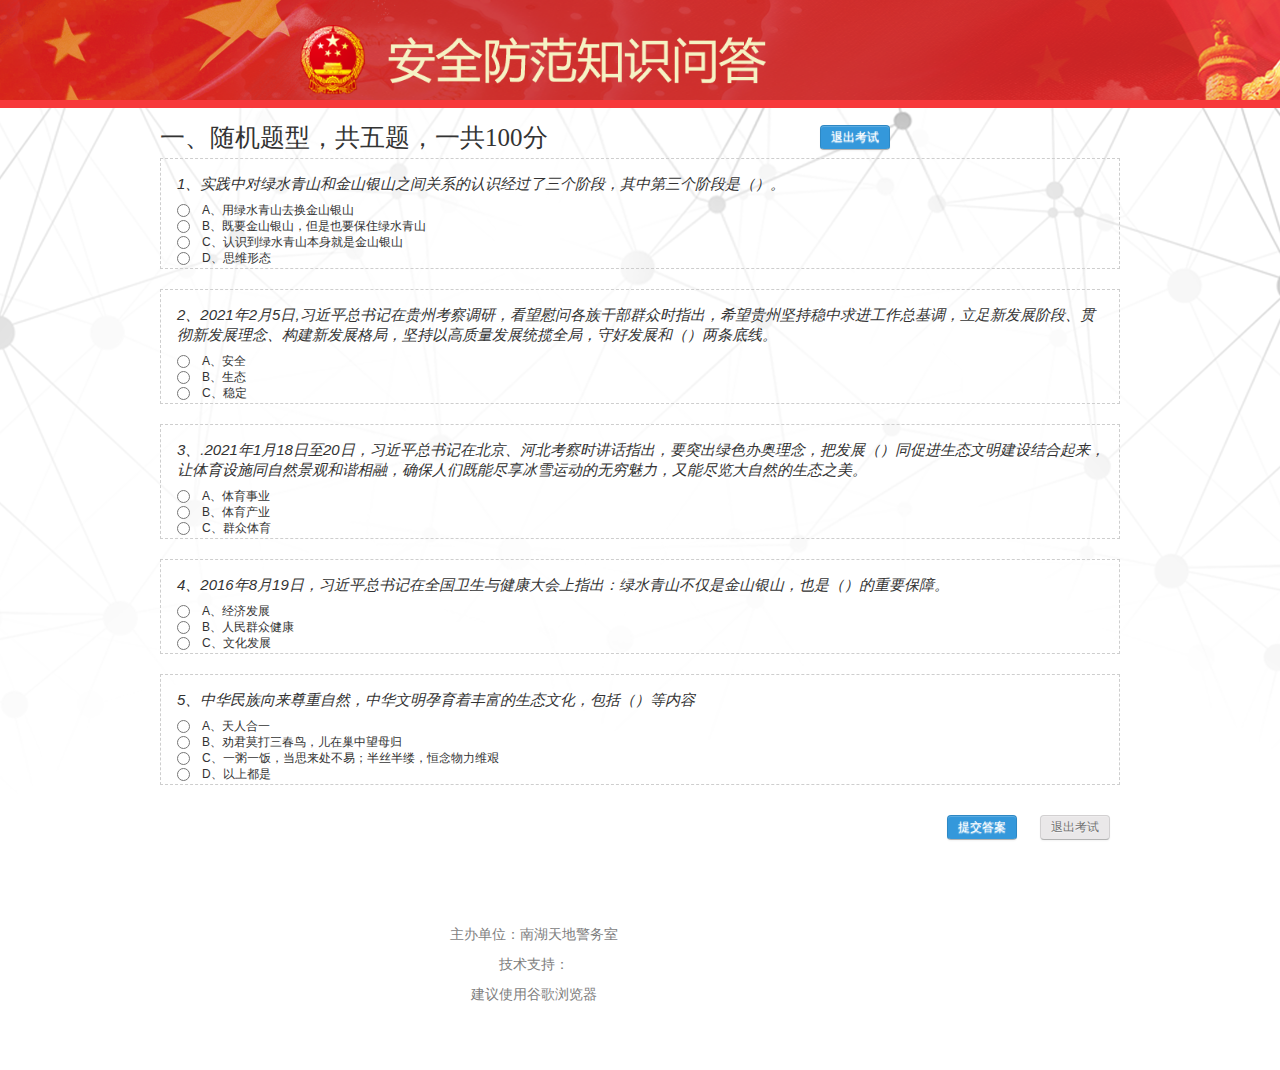
<file: exam生态文明.html>
<!DOCTYPE html>
<html>
	<head>
		<meta charset="utf-8">
		<title>南湖天地警务室</title>
	</head>

	<body class="default-dj">
		<div>
			<link rel="stylesheet" href="css/reset.css">
			<link rel="stylesheet" href="css/zTreeStyle.css">
			<link rel="stylesheet" href="css/bootstrap.min.css">
			<link rel="stylesheet" href="css/list-s.css">
		</div>
		<link rel="stylesheet" href="css/dj-examstyle.css">
		<script src="js/vconsole.min.js"></script>
		<style type="text/css">
			.breadcrumb {
				margin-top: 30px;
			}
		</style>

		<div class="dj-top-banner">
			<img src="img/logo3.png" alt="">
		</div>



		<div id="x1" class="dj-content-ex">

			<div class="pct-list-con" style="width: 100%;">
				<div class="pct-exam-list">
					<form id="form" method="post">
						<div class="n">

							<div class="Stext" style="font-size: 25px;position: absolute; top: -30px;">一、随机题型，共五题，一共100分
							</div>

							<div class="pct-exam-one">
								<span class="title-tm">
									1.测试题目1，
								</span>
								<p><input id="t11" type="radio" name="t1" value="A" /><label for="t11"
										class="tlabel">测试选项1</label></p>
								<p><input id="t12" type="radio" name="t1" value="B" /><label for="t12"
										class="tlabel">测试选项2</label></p>
								<p><input id="t13" type="radio" name="t1" value="C" /><label for="t13"
										class="tlabel">测试选项3</label></p>
								<p><input id="t14" type="radio" name="t1" value="D" /><label for="t14"
										class="tlabel">测试选项4</label></p>
							</div>
							<span id="s1" style="display: none;font-size: 20px;color: red;">
								回答错误：0分
							</span>
							<span id="c1" style="display: none;">
								正确答案：
								<span id="d1">
									C
								</span>
							</span>
						</div>

						<br /><br /><br /><br /><br />

						<div class="n">

							<div class="pct-exam-one">
								<span class="title-tm">
									2.测试题目1，
								</span>
								<p><input id="t21" type="radio" name="t2" value="A" /><label for="t21"
										class="tlabel">测试选项1</label></p>
								<p><input id="t22" type="radio" name="t2" value="B" /><label for="t22"
										class="tlabel">测试选项2</label></p>
								<p><input id="t23" type="radio" name="t2" value="C" /><label for="t23"
										class="tlabel">测试选项3</label></p>
								<p><input id="t24" type="radio" name="t2" value="D" /><label for="t24"
										class="tlabel">测试选项4</label></p>
							</div>
							<span id="s2" style="display: none;font-size: 20px;color: red;">
								回答错误：0分
							</span>
							<span id="c2" style="display: none;">
								正确答案：
								<span id="d2">
									C
								</span>
							</span>
						</div>

						<br /><br /><br /><br /><br />

						<div class="n">

							<div class="pct-exam-one">
								<span class="title-tm">
									3.测试题目1，
								</span>
								<p><input id="t31" type="radio" name="t3" value="A" /><label for="t31"
										class="tlabel">测试选项1</label></p>
								<p><input id="t32" type="radio" name="t3" value="B" /><label for="t32"
										class="tlabel">测试选项2</label></p>
								<p><input id="t33" type="radio" name="t3" value="C" /><label for="t33"
										class="tlabel">测试选项3</label></p>
								<p><input id="t34" type="radio" name="t3" value="D" /><label for="t34"
										class="tlabel">测试选项4</label></p>
							</div>
							<span id="s3" style="display: none;font-size: 20px;color: red;">
								回答错误：0分
							</span>
							<span id="c3" style="display: none;">
								正确答案：
								<span id="d3">
									C
								</span>
							</span>
						</div>

						<br /><br /><br /><br /><br />

						<div class="n">

							<div class="pct-exam-one">
								<span class="title-tm">
									4.测试题目1，
								</span>
								<p><input id="t41" type="radio" name="t4" value="A" /><label for="t41"
										class="tlabel">测试选项1</label></p>
								<p><input id="t42" type="radio" name="t4" value="B" /><label for="t42"
										class="tlabel">测试选项2</label></p>
								<p><input id="t43" type="radio" name="t4" value="C" /><label for="t43"
										class="tlabel">测试选项3</label></p>
								<p><input id="t44" type="radio" name="t4" value="D" /><label for="t44"
										class="tlabel">测试选项4</label></p>
							</div>
							<span id="s4" style="display: none;font-size: 20px;color: red;">
								回答错误：0分
							</span>
							<span id="c5" style="display: none;">
								正确答案：
								<span id="d4">
									C
								</span>
							</span>
						</div>

						<br /><br /><br /><br /><br />

						<div class="n">

							<div class="pct-exam-one">
								<span class="title-tm">
									5.测试题目1，
								</span>
								<p><input id="t51" type="radio" name="t5" value="A" /><label for="t51"
										class="tlabel">测试选项1</label></p>
								<p><input id="t52" type="radio" name="t5" value="B" /><label for="t52"
										class="tlabel">测试选项2</label></p>
								<p><input id="t53" type="radio" name="t5" value="C" /><label for="t53"
										class="tlabel">测试选项3</label></p>
								<p><input id="t54" type="radio" name="t5" value="D" /><label for="t54"
										class="tlabel">测试选项4</label></p>
							</div>

							<span id="s5" style="display: none;font-size: 20px;color: red;">
								回答错误：0分
							</span>
							<span id="c5" style="display: none;">
								正确答案：
								<span id="d5">
									C
								</span>
							</span>

						</div>
					</form>
				</div>

			</div>



			<div class="pct-exam-btn" style="margin-top: 30px;">
				<div class="pct-exam-btncon" style="text-align: right;">
					<p>
						<button id="result" class="btn btn-submit" onclick="result();" type="button">提交答案</button>
						<button id="result" class="btn btn-output" type="button" onclick="back()">退出考试</button>
						<button id="result" class="btn btn-refresh" onclick="back();" type="button">退出考试</button>

					</p>
				</div>
			</div>




		</div>

		<br /><br /><br /><br /><br />



		<script src="js/tiku.js"></script>
		<script>
			function c1(a) {
				a.style.backgroundColor = "grey";
				a.style.color = "black";
			}

			function c2(a) {
				a.style.backgroundColor = "darkgrey";
				a.style.color = "darked";
			}

			function c3(a) {
				a.style.backgroundColor = "darkblue";
				a.style.color = "black";
			}

			var tiType = ["生态文明", "生态文明", "生态文明", "生态文明", "生态文明"]
			var anser = [];
			var score = [20, 20, 20, 20, 20];
			var userScore = 0;
			var isResult = false;
			var randoms = new Set(); // 使用 Set 来存储唯一值
			var nm=0
			
			function generateUniqueRandomArray(length, max) {
			    const uniqueNumbers = new Set();  
			
			    while (uniqueNumbers.size < length) {  
			        const randomNum = Math.floor(Math.random() * max+298);  
			        uniqueNumbers.add(randomNum);
			    }  
			
			    return Array.from(uniqueNumbers);  
			}  
			// 298~347
			const randomArray = generateUniqueRandomArray(5, 49);  
			console.log(randomArray);
			function rollT(type) {
				if(type === "生态文明"){
					return randomArray[nm]
				}
				
			}
			function setText(num, index) {
				var ti = document.getElementsByClassName("n");
				ti[num].getElementsByTagName("span")[0].innerHTML = (num + 1) + "、" + tiku[index].text
			}

			function setValue(num, index) {
				var ti = document.getElementsByClassName("n");
				var values = ti[num].getElementsByTagName("p");
				values[0].getElementsByTagName("label")[0].innerHTML = "A、" + tiku[index].A;

				values[1].getElementsByTagName("label")[0].innerHTML = "B、" + tiku[index].B;

				if (tiku[index].C.length <= 0) {
					values[2].style.display = "none";
				} else {
					values[2].getElementsByTagName("label")[0].innerHTML = "C、" + tiku[index].C;
				}

				if (tiku[index].D.length <= 0) {
					values[3].style.display = "none";
				} else {
					values[3].getElementsByTagName("label")[0].innerHTML = "D、" + tiku[index].D;
				}
			}

			function result() {
				var r = confirm("您确定要当前提交考试吗？")
				if (r) {
					for (var i = 0; i < tiType.length; i++) {
						var tx = document.getElementsByName("t" + (i + 1));
						var str = "";
						for (var j = 0; j < tx.length; j++) {
							if (tx[j].checked) {
								str += tx[j].value;
							}
						}
						if (str == anser[i]) {
							userScore += score[i]
							document.getElementById("s" + (i + 1)).innerHTML = "回答正确，20分";
						}
						document.getElementById("d" + (i + 1)).innerHTML = anser[i];


					}
					var allInp = document.getElementsByTagName("input");
					for (var a = 0; a < allInp.length; a++) {
						allInp[a].onclick = function() {
							return false;
						}
					}
					var sp = document.getElementsByTagName("span");
					for (var s = 0; s < sp.length; s++) {
						sp[s].style.display = "";
					}

					alert("您的最终得分为：" + userScore + "分")
					setTimeout(function() {
						window.scrollTo({
							top: 0,
							left: 0,
							behavior: 'smooth' // 可选，平滑滚动效果
						});
					})
					document.getElementById("result").style.display = "none";
					document.getElementById("fnscore").innerHTML = userScore;
					document.getElementById("scoreText").style.display = ""
					window.scrollTo({
						top: 0,
						left: 0,
						behavior: 'smooth' // 可选，平滑滚动效果
					});
				}
			}

			function back() {
				var r = confirm("您确定要退出当前考试吗？");
				if (r) {
					window.location.href = "index.html";
				}
			}


			for (var i = 0; i < 5; i++) {
				var tIndex = rollT(tiType[i]);
				setText(i, tIndex);
				if (i < 5) {
					setValue(i, tIndex);
					nm++;
				}
				anser[i] = tiku[tIndex].yes
			}

		</script>

		<div class="footer">
			<div class="dj-footer">
				<p> 主办单位：南湖天地警务室<br> 技术支持：<br> 建议使用谷歌浏览器 </p>
			</div>
		</div>
	</body>
</html>
</file>
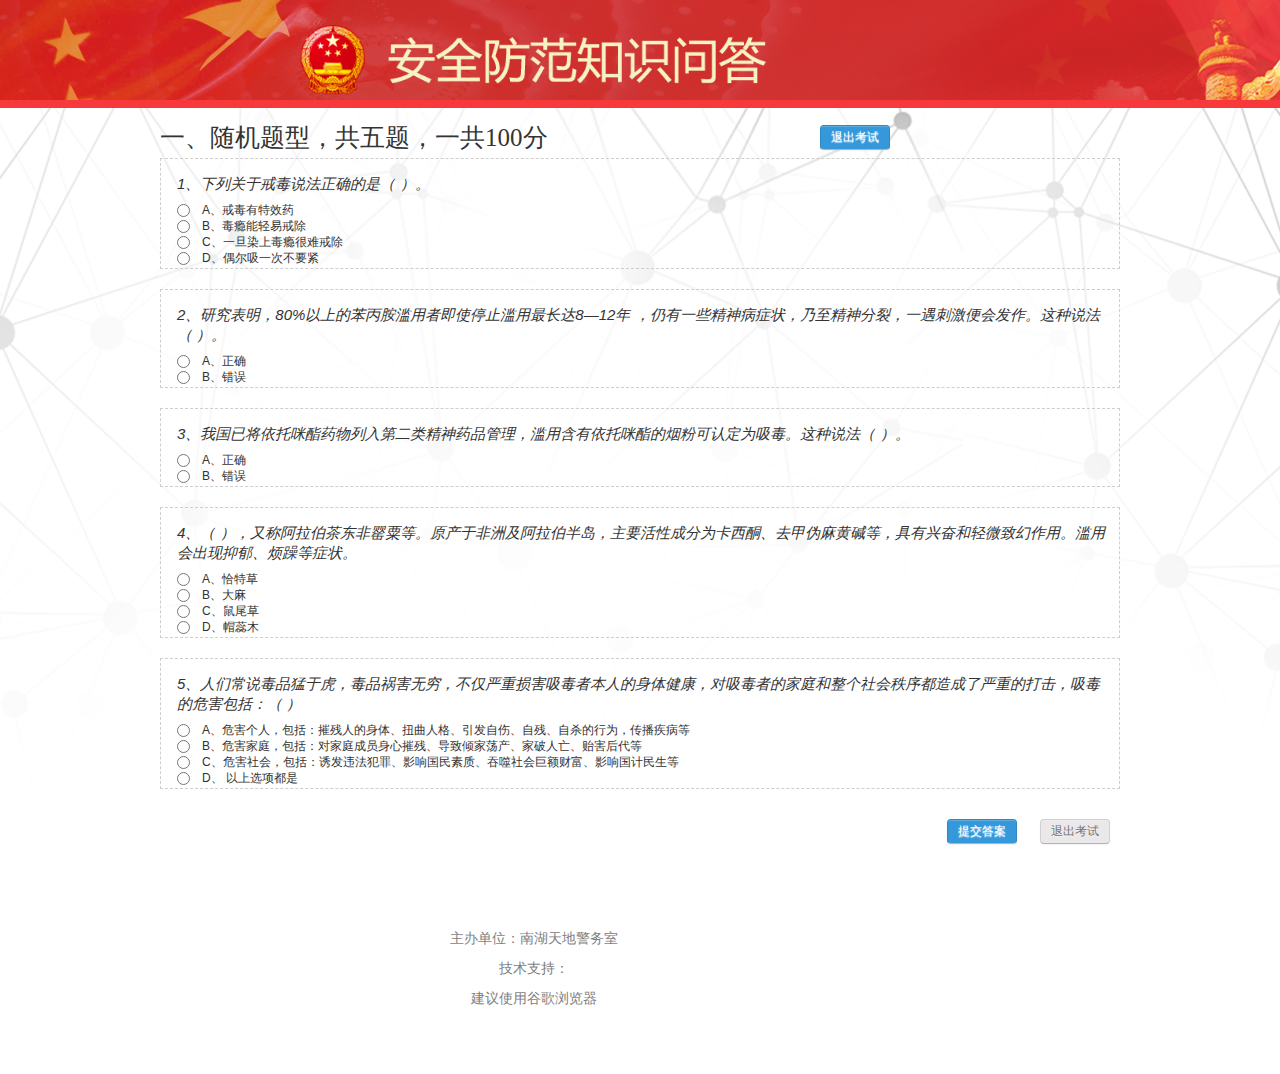
<file: exam禁毒.html>
<!DOCTYPE html>
<html>
	<head>
		<meta charset="utf-8">
		<title>南湖天地警务室</title>
	</head>

	<body class="default-dj">
		<div>
			<link rel="stylesheet" href="css/reset.css">
			<link rel="stylesheet" href="css/zTreeStyle.css">
			<link rel="stylesheet" href="css/bootstrap.min.css">
			<link rel="stylesheet" href="css/list-s.css">
		</div>
		<link rel="stylesheet" href="css/dj-examstyle.css">
		<script src="js/vconsole.min.js"></script>
		<style type="text/css">
			.breadcrumb {
				margin-top: 30px;
			}
		</style>

		<div class="dj-top-banner">
			<img src="img/logo3.png" alt="">
		</div>



		<div id="x1" class="dj-content-ex">

			<div class="pct-list-con" style="width: 100%;">
				<div class="pct-exam-list">
					<form id="form" method="post">
						<div class="n">

							<div class="Stext" style="font-size: 25px;position: absolute; top: -30px;">一、随机题型，共五题，一共100分
							</div>

							<div class="pct-exam-one">
								<span class="title-tm">
									1.测试题目1，
								</span>
								<p><input id="t11" type="radio" name="t1" value="A" /><label for="t11"
										class="tlabel">测试选项1</label></p>
								<p><input id="t12" type="radio" name="t1" value="B" /><label for="t12"
										class="tlabel">测试选项2</label></p>
								<p><input id="t13" type="radio" name="t1" value="C" /><label for="t13"
										class="tlabel">测试选项3</label></p>
								<p><input id="t14" type="radio" name="t1" value="D" /><label for="t14"
										class="tlabel">测试选项4</label></p>
							</div>
							<span id="s1" style="display: none;font-size: 20px;color: red;">
								回答错误：0分
							</span>
							<span id="c1" style="display: none;">
								正确答案：
								<span id="d1">
									C
								</span>
							</span>
						</div>

						<br /><br /><br /><br /><br />

						<div class="n">

							<div class="pct-exam-one">
								<span class="title-tm">
									2.测试题目1，
								</span>
								<p><input id="t21" type="radio" name="t2" value="A" /><label for="t21"
										class="tlabel">测试选项1</label></p>
								<p><input id="t22" type="radio" name="t2" value="B" /><label for="t22"
										class="tlabel">测试选项2</label></p>
								<p><input id="t23" type="radio" name="t2" value="C" /><label for="t23"
										class="tlabel">测试选项3</label></p>
								<p><input id="t24" type="radio" name="t2" value="D" /><label for="t24"
										class="tlabel">测试选项4</label></p>
							</div>
							<span id="s2" style="display: none;font-size: 20px;color: red;">
								回答错误：0分
							</span>
							<span id="c2" style="display: none;">
								正确答案：
								<span id="d2">
									C
								</span>
							</span>
						</div>

						<br /><br /><br /><br /><br />

						<div class="n">

							<div class="pct-exam-one">
								<span class="title-tm">
									3.测试题目1，
								</span>
								<p><input id="t31" type="radio" name="t3" value="A" /><label for="t31"
										class="tlabel">测试选项1</label></p>
								<p><input id="t32" type="radio" name="t3" value="B" /><label for="t32"
										class="tlabel">测试选项2</label></p>
								<p><input id="t33" type="radio" name="t3" value="C" /><label for="t33"
										class="tlabel">测试选项3</label></p>
								<p><input id="t34" type="radio" name="t3" value="D" /><label for="t34"
										class="tlabel">测试选项4</label></p>
							</div>
							<span id="s3" style="display: none;font-size: 20px;color: red;">
								回答错误：0分
							</span>
							<span id="c3" style="display: none;">
								正确答案：
								<span id="d3">
									C
								</span>
							</span>
						</div>

						<br /><br /><br /><br /><br />

						<div class="n">

							<div class="pct-exam-one">
								<span class="title-tm">
									4.测试题目1，
								</span>
								<p><input id="t41" type="radio" name="t4" value="A" /><label for="t41"
										class="tlabel">测试选项1</label></p>
								<p><input id="t42" type="radio" name="t4" value="B" /><label for="t42"
										class="tlabel">测试选项2</label></p>
								<p><input id="t43" type="radio" name="t4" value="C" /><label for="t43"
										class="tlabel">测试选项3</label></p>
								<p><input id="t44" type="radio" name="t4" value="D" /><label for="t44"
										class="tlabel">测试选项4</label></p>
							</div>
							<span id="s4" style="display: none;font-size: 20px;color: red;">
								回答错误：0分
							</span>
							<span id="c5" style="display: none;">
								正确答案：
								<span id="d4">
									C
								</span>
							</span>
						</div>

						<br /><br /><br /><br /><br />

						<div class="n">

							<div class="pct-exam-one">
								<span class="title-tm">
									5.测试题目1，
								</span>
								<p><input id="t51" type="radio" name="t5" value="A" /><label for="t51"
										class="tlabel">测试选项1</label></p>
								<p><input id="t52" type="radio" name="t5" value="B" /><label for="t52"
										class="tlabel">测试选项2</label></p>
								<p><input id="t53" type="radio" name="t5" value="C" /><label for="t53"
										class="tlabel">测试选项3</label></p>
								<p><input id="t54" type="radio" name="t5" value="D" /><label for="t54"
										class="tlabel">测试选项4</label></p>
							</div>

							<span id="s5" style="display: none;font-size: 20px;color: red;">
								回答错误：0分
							</span>
							<span id="c5" style="display: none;">
								正确答案：
								<span id="d5">
									C
								</span>
							</span>

						</div>
					</form>
				</div>

			</div>



			<div class="pct-exam-btn" style="margin-top: 30px;">
				<div class="pct-exam-btncon" style="text-align: right;">
					<p>
						<button id="result" class="btn btn-submit" onclick="result();" type="button">提交答案</button>
						<button id="result" class="btn btn-output" type="button" onclick="back()">退出考试</button>
						<button id="result" class="btn btn-refresh" onclick="back();" type="button">退出考试</button>

					</p>
				</div>
			</div>




		</div>

		<br /><br /><br /><br /><br />



		<script src="js/tiku.js"></script>
		<script>
			function c1(a) {
				a.style.backgroundColor = "grey";
				a.style.color = "black";
			}

			function c2(a) {
				a.style.backgroundColor = "darkgrey";
				a.style.color = "darked";
			}

			function c3(a) {
				a.style.backgroundColor = "darkblue";
				a.style.color = "black";
			}

			var tiType = ["禁毒", "禁毒", "禁毒", "禁毒", "禁毒"]
			var anser = [];
			var score = [20, 20, 20, 20, 20];
			var userScore = 0;
			var isResult = false;
			var randoms = new Set(); // 使用 Set 来存储唯一值
			var nm=0
			
			function generateUniqueRandomArray(length, max) {
			    const uniqueNumbers = new Set();  
			
			    while (uniqueNumbers.size < length) {  
			        const randomNum = Math.floor(Math.random() * max+247);  
			        uniqueNumbers.add(randomNum);
			    }  
			
			    return Array.from(uniqueNumbers);  
			}  
			// 247~297
			const randomArray = generateUniqueRandomArray(5, 50);  
			console.log(randomArray);
			function rollT(type) {
				if(type === "禁毒"){
					return randomArray[nm]
				}
				
			}
			function setText(num, index) {
				var ti = document.getElementsByClassName("n");
				ti[num].getElementsByTagName("span")[0].innerHTML = (num + 1) + "、" + tiku[index].text
			}

			function setValue(num, index) {
				var ti = document.getElementsByClassName("n");
				var values = ti[num].getElementsByTagName("p");
				values[0].getElementsByTagName("label")[0].innerHTML = "A、" + tiku[index].A;

				values[1].getElementsByTagName("label")[0].innerHTML = "B、" + tiku[index].B;

				if (tiku[index].C.length <= 0) {
					values[2].style.display = "none";
				} else {
					values[2].getElementsByTagName("label")[0].innerHTML = "C、" + tiku[index].C;
				}

				if (tiku[index].D.length <= 0) {
					values[3].style.display = "none";
				} else {
					values[3].getElementsByTagName("label")[0].innerHTML = "D、" + tiku[index].D;
				}
			}

			function result() {
				var r = confirm("您确定要当前提交考试吗？")
				if (r) {
					for (var i = 0; i < tiType.length; i++) {
						var tx = document.getElementsByName("t" + (i + 1));
						var str = "";
						for (var j = 0; j < tx.length; j++) {
							if (tx[j].checked) {
								str += tx[j].value;
							}
						}
						if (str == anser[i]) {
							userScore += score[i]
							document.getElementById("s" + (i + 1)).innerHTML = "回答正确，20分";
						}
						document.getElementById("d" + (i + 1)).innerHTML = anser[i];


					}
					var allInp = document.getElementsByTagName("input");
					for (var a = 0; a < allInp.length; a++) {
						allInp[a].onclick = function() {
							return false;
						}
					}
					var sp = document.getElementsByTagName("span");
					for (var s = 0; s < sp.length; s++) {
						sp[s].style.display = "";
					}

					alert("您的最终得分为：" + userScore + "分")
					setTimeout(function() {
						window.scrollTo({
							top: 0,
							left: 0,
							behavior: 'smooth' // 可选，平滑滚动效果
						});
					})
					document.getElementById("result").style.display = "none";
					document.getElementById("fnscore").innerHTML = userScore;
					document.getElementById("scoreText").style.display = ""
					window.scrollTo({
						top: 0,
						left: 0,
						behavior: 'smooth' // 可选，平滑滚动效果
					});
				}
			}

			function back() {
				var r = confirm("您确定要退出当前考试吗？");
				if (r) {
					window.location.href = "index.html";
				}
			}


			for (var i = 0; i < 5; i++) {
				var tIndex = rollT(tiType[i]);
				setText(i, tIndex);
				if (i < 5) {
					setValue(i, tIndex);
					nm++;
				}
				anser[i] = tiku[tIndex].yes
			}

		</script>

		<div class="footer">
			<div class="dj-footer">
				<p> 主办单位：南湖天地警务室<br> 技术支持：<br> 建议使用谷歌浏览器 </p>
			</div>
		</div>
	</body>
</html>
</file>
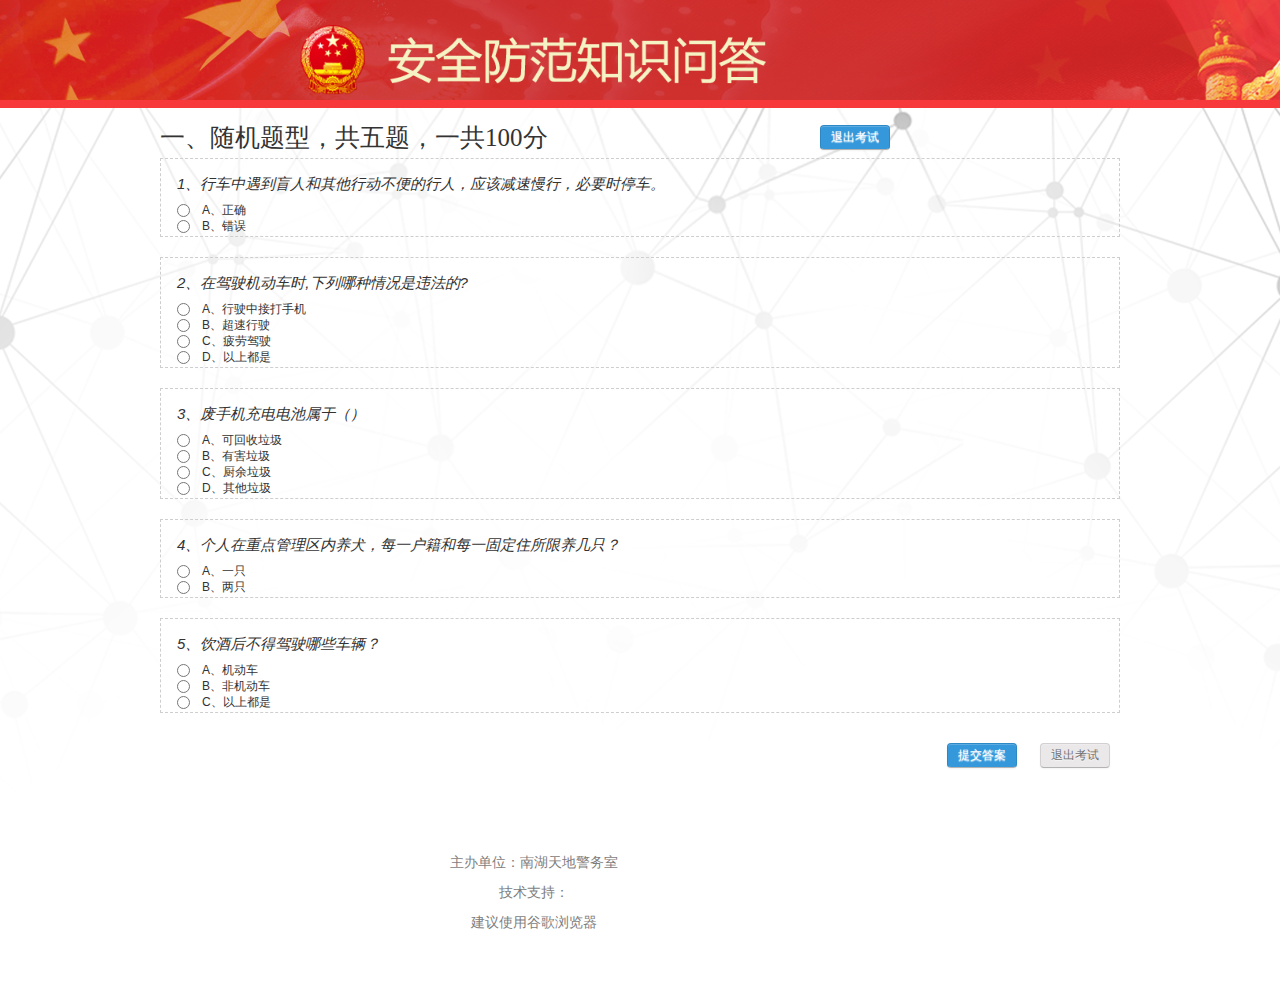
<file: exam综合执法.html>
<!DOCTYPE html>
<html>
	<head>
		<meta charset="utf-8">
		<title>南湖天地警务室</title>
	</head>

	<body class="default-dj">
		<div>
			<link rel="stylesheet" href="css/reset.css">
			<link rel="stylesheet" href="css/zTreeStyle.css">
			<link rel="stylesheet" href="css/bootstrap.min.css">
			<link rel="stylesheet" href="css/list-s.css">
		</div>
		<link rel="stylesheet" href="css/dj-examstyle.css">
		<script src="js/vconsole.min.js"></script>
		<style type="text/css">
			.breadcrumb {
				margin-top: 30px;
			}
		</style>

		<div class="dj-top-banner">
			<img src="img/logo3.png" alt="">
		</div>



		<div id="x1" class="dj-content-ex">

			<div class="pct-list-con" style="width: 100%;">
				<div class="pct-exam-list">
					<form id="form" method="post">
						<div class="n">

							<div class="Stext" style="font-size: 25px;position: absolute; top: -30px;">一、随机题型，共五题，一共100分
							</div>

							<div class="pct-exam-one">
								<span class="title-tm">
									1.测试题目1，
								</span>
								<p><input id="t11" type="radio" name="t1" value="A" /><label for="t11"
										class="tlabel">测试选项1</label></p>
								<p><input id="t12" type="radio" name="t1" value="B" /><label for="t12"
										class="tlabel">测试选项2</label></p>
								<p><input id="t13" type="radio" name="t1" value="C" /><label for="t13"
										class="tlabel">测试选项3</label></p>
								<p><input id="t14" type="radio" name="t1" value="D" /><label for="t14"
										class="tlabel">测试选项4</label></p>
							</div>
							<span id="s1" style="display: none;font-size: 20px;color: red;">
								回答错误：0分
							</span>
							<span id="c1" style="display: none;">
								正确答案：
								<span id="d1">
									C
								</span>
							</span>
						</div>

						<br /><br /><br /><br /><br />

						<div class="n">

							<div class="pct-exam-one">
								<span class="title-tm">
									2.测试题目1，
								</span>
								<p><input id="t21" type="radio" name="t2" value="A" /><label for="t21"
										class="tlabel">测试选项1</label></p>
								<p><input id="t22" type="radio" name="t2" value="B" /><label for="t22"
										class="tlabel">测试选项2</label></p>
								<p><input id="t23" type="radio" name="t2" value="C" /><label for="t23"
										class="tlabel">测试选项3</label></p>
								<p><input id="t24" type="radio" name="t2" value="D" /><label for="t24"
										class="tlabel">测试选项4</label></p>
							</div>
							<span id="s2" style="display: none;font-size: 20px;color: red;">
								回答错误：0分
							</span>
							<span id="c2" style="display: none;">
								正确答案：
								<span id="d2">
									C
								</span>
							</span>
						</div>

						<br /><br /><br /><br /><br />

						<div class="n">

							<div class="pct-exam-one">
								<span class="title-tm">
									3.测试题目1，
								</span>
								<p><input id="t31" type="radio" name="t3" value="A" /><label for="t31"
										class="tlabel">测试选项1</label></p>
								<p><input id="t32" type="radio" name="t3" value="B" /><label for="t32"
										class="tlabel">测试选项2</label></p>
								<p><input id="t33" type="radio" name="t3" value="C" /><label for="t33"
										class="tlabel">测试选项3</label></p>
								<p><input id="t34" type="radio" name="t3" value="D" /><label for="t34"
										class="tlabel">测试选项4</label></p>
							</div>
							<span id="s3" style="display: none;font-size: 20px;color: red;">
								回答错误：0分
							</span>
							<span id="c3" style="display: none;">
								正确答案：
								<span id="d3">
									C
								</span>
							</span>
						</div>

						<br /><br /><br /><br /><br />

						<div class="n">

							<div class="pct-exam-one">
								<span class="title-tm">
									4.测试题目1，
								</span>
								<p><input id="t41" type="radio" name="t4" value="A" /><label for="t41"
										class="tlabel">测试选项1</label></p>
								<p><input id="t42" type="radio" name="t4" value="B" /><label for="t42"
										class="tlabel">测试选项2</label></p>
								<p><input id="t43" type="radio" name="t4" value="C" /><label for="t43"
										class="tlabel">测试选项3</label></p>
								<p><input id="t44" type="radio" name="t4" value="D" /><label for="t44"
										class="tlabel">测试选项4</label></p>
							</div>
							<span id="s4" style="display: none;font-size: 20px;color: red;">
								回答错误：0分
							</span>
							<span id="c5" style="display: none;">
								正确答案：
								<span id="d4">
									C
								</span>
							</span>
						</div>

						<br /><br /><br /><br /><br />

						<div class="n">

							<div class="pct-exam-one">
								<span class="title-tm">
									5.测试题目1，
								</span>
								<p><input id="t51" type="radio" name="t5" value="A" /><label for="t51"
										class="tlabel">测试选项1</label></p>
								<p><input id="t52" type="radio" name="t5" value="B" /><label for="t52"
										class="tlabel">测试选项2</label></p>
								<p><input id="t53" type="radio" name="t5" value="C" /><label for="t53"
										class="tlabel">测试选项3</label></p>
								<p><input id="t54" type="radio" name="t5" value="D" /><label for="t54"
										class="tlabel">测试选项4</label></p>
							</div>

							<span id="s5" style="display: none;font-size: 20px;color: red;">
								回答错误：0分
							</span>
							<span id="c5" style="display: none;">
								正确答案：
								<span id="d5">
									C
								</span>
							</span>

						</div>
					</form>
				</div>

			</div>



			<div class="pct-exam-btn" style="margin-top: 30px;">
				<div class="pct-exam-btncon" style="text-align: right;">
					<p>
						<button id="result" class="btn btn-submit" onclick="result();" type="button">提交答案</button>
						<button id="result" class="btn btn-output" type="button" onclick="back()">退出考试</button>
						<button id="result" class="btn btn-refresh" onclick="back();" type="button">退出考试</button>

					</p>
				</div>
			</div>

		</div>

		<br /><br /><br /><br /><br />



		<script src="js/tiku.js"></script>
		<script>
			function c1(a) {
				a.style.backgroundColor = "grey";
				a.style.color = "black";
			}

			function c2(a) {
				a.style.backgroundColor = "darkgrey";
				a.style.color = "darked";
			}

			function c3(a) {
				a.style.backgroundColor = "darkblue";
				a.style.color = "black";
			}

			var tiType = ["综合执法", "综合执法", "综合执法", "综合执法", "综合执法"]
			var anser = [];
			var score = [20, 20, 20, 20, 20];
			var userScore = 0;
			var isResult = false;
			var randoms = new Set(); // 使用 Set 来存储唯一值
			var nm=0
			
			function generateUniqueRandomArray(length, max) {
			    const uniqueNumbers = new Set();  
			
			    while (uniqueNumbers.size < length) {  
			        const randomNum = Math.floor(Math.random() * max+464);  
			        uniqueNumbers.add(randomNum);
			    }  
			
			    return Array.from(uniqueNumbers);  
			}  
			// 464~488 
			const randomArray = generateUniqueRandomArray(5, 24);  
			console.log(randomArray);
			function rollT(type) {
				if(type === "综合执法"){
					return randomArray[nm]
				}
				
			}
			function setText(num, index) {
				var ti = document.getElementsByClassName("n");
				ti[num].getElementsByTagName("span")[0].innerHTML = (num + 1) + "、" + tiku[index].text
			}

			function setValue(num, index) {
				var ti = document.getElementsByClassName("n");
				var values = ti[num].getElementsByTagName("p");
				values[0].getElementsByTagName("label")[0].innerHTML = "A、" + tiku[index].A;

				values[1].getElementsByTagName("label")[0].innerHTML = "B、" + tiku[index].B;

				if (tiku[index].C.length <= 0) {
					values[2].style.display = "none";
				} else {
					values[2].getElementsByTagName("label")[0].innerHTML = "C、" + tiku[index].C;
				}

				if (tiku[index].D.length <= 0) {
					values[3].style.display = "none";
				} else {
					values[3].getElementsByTagName("label")[0].innerHTML = "D、" + tiku[index].D;
				}
			}

			function result() {
				var r = confirm("您确定要当前提交考试吗？")
				if (r) {
					for (var i = 0; i < tiType.length; i++) {
						var tx = document.getElementsByName("t" + (i + 1));
						var str = "";
						for (var j = 0; j < tx.length; j++) {
							if (tx[j].checked) {
								str += tx[j].value;
							}
						}
						if (str == anser[i]) {
							userScore += score[i]
							document.getElementById("s" + (i + 1)).innerHTML = "回答正确，20分";
						}
						document.getElementById("d" + (i + 1)).innerHTML = anser[i];


					}
					var allInp = document.getElementsByTagName("input");
					for (var a = 0; a < allInp.length; a++) {
						allInp[a].onclick = function() {
							return false;
						}
					}
					var sp = document.getElementsByTagName("span");
					for (var s = 0; s < sp.length; s++) {
						sp[s].style.display = "";
					}

					alert("您的最终得分为：" + userScore + "分")
					setTimeout(function() {
						window.scrollTo({
							top: 0,
							left: 0,
							behavior: 'smooth' // 可选，平滑滚动效果
						});
					})
					document.getElementById("result").style.display = "none";
					document.getElementById("fnscore").innerHTML = userScore;
					document.getElementById("scoreText").style.display = ""
					window.scrollTo({
						top: 0,
						left: 0,
						behavior: 'smooth' // 可选，平滑滚动效果
					});
				}
			}

			function back() {
				var r = confirm("您确定要退出当前考试吗？");
				if (r) {
					window.location.href = "index.html";
				}
			}


			for (var i = 0; i < 5; i++) {
				var tIndex = rollT(tiType[i]);
				setText(i, tIndex);
				if (i < 5) {
					setValue(i, tIndex);
					nm++;
				}
				anser[i] = tiku[tIndex].yes
			}

		</script>

		<div class="footer">
			<div class="dj-footer">
				<p> 主办单位：南湖天地警务室<br> 技术支持：<br> 建议使用谷歌浏览器 </p>
			</div>
		</div>
	</body>
</html>
</file>
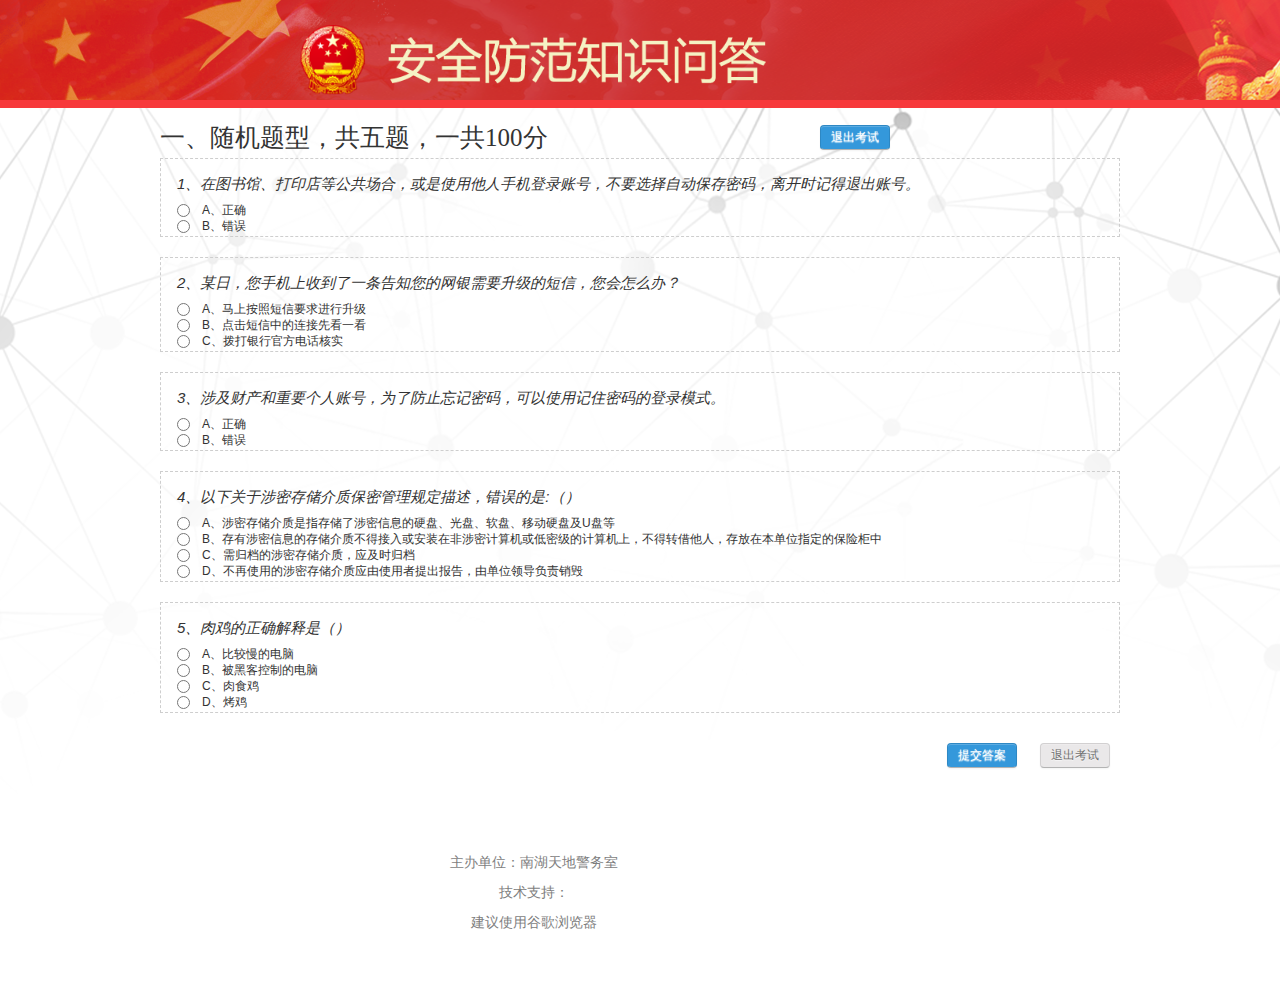
<file: exam网络安全.html>
<!DOCTYPE html>
<html>
	<head>
		<meta charset="utf-8">
		<title>南湖天地警务室</title>
	</head>

	<body class="default-dj">
		<div>
			<link rel="stylesheet" href="css/reset.css">
			<link rel="stylesheet" href="css/zTreeStyle.css">
			<link rel="stylesheet" href="css/bootstrap.min.css">
			<link rel="stylesheet" href="css/list-s.css">
		</div>
		<link rel="stylesheet" href="css/dj-examstyle.css">
		<script src="js/vconsole.min.js"></script>
		<style type="text/css">
			.breadcrumb {
				margin-top: 30px;
			}
		</style>

		<div class="dj-top-banner">
			<img src="img/logo3.png" alt="">
		</div>



		<div id="x1" class="dj-content-ex">

			<div class="pct-list-con" style="width: 100%;">
				<div class="pct-exam-list">
					<form id="form" method="post">
						<div class="n">

							<div class="Stext" style="font-size: 25px;position: absolute; top: -30px;">一、随机题型，共五题，一共100分
							</div>

							<div class="pct-exam-one">
								<span class="title-tm">
									1.测试题目1，
								</span>
								<p><input id="t11" type="radio" name="t1" value="A" /><label for="t11"
										class="tlabel">测试选项1</label></p>
								<p><input id="t12" type="radio" name="t1" value="B" /><label for="t12"
										class="tlabel">测试选项2</label></p>
								<p><input id="t13" type="radio" name="t1" value="C" /><label for="t13"
										class="tlabel">测试选项3</label></p>
								<p><input id="t14" type="radio" name="t1" value="D" /><label for="t14"
										class="tlabel">测试选项4</label></p>
							</div>
							<span id="s1" style="display: none;font-size: 20px;color: red;">
								回答错误：0分
							</span>
							<span id="c1" style="display: none;">
								正确答案：
								<span id="d1">
									C
								</span>
							</span>
						</div>

						<br /><br /><br /><br /><br />

						<div class="n">

							<div class="pct-exam-one">
								<span class="title-tm">
									2.测试题目1，
								</span>
								<p><input id="t21" type="radio" name="t2" value="A" /><label for="t21"
										class="tlabel">测试选项1</label></p>
								<p><input id="t22" type="radio" name="t2" value="B" /><label for="t22"
										class="tlabel">测试选项2</label></p>
								<p><input id="t23" type="radio" name="t2" value="C" /><label for="t23"
										class="tlabel">测试选项3</label></p>
								<p><input id="t24" type="radio" name="t2" value="D" /><label for="t24"
										class="tlabel">测试选项4</label></p>
							</div>
							<span id="s2" style="display: none;font-size: 20px;color: red;">
								回答错误：0分
							</span>
							<span id="c2" style="display: none;">
								正确答案：
								<span id="d2">
									C
								</span>
							</span>
						</div>

						<br /><br /><br /><br /><br />

						<div class="n">

							<div class="pct-exam-one">
								<span class="title-tm">
									3.测试题目1，
								</span>
								<p><input id="t31" type="radio" name="t3" value="A" /><label for="t31"
										class="tlabel">测试选项1</label></p>
								<p><input id="t32" type="radio" name="t3" value="B" /><label for="t32"
										class="tlabel">测试选项2</label></p>
								<p><input id="t33" type="radio" name="t3" value="C" /><label for="t33"
										class="tlabel">测试选项3</label></p>
								<p><input id="t34" type="radio" name="t3" value="D" /><label for="t34"
										class="tlabel">测试选项4</label></p>
							</div>
							<span id="s3" style="display: none;font-size: 20px;color: red;">
								回答错误：0分
							</span>
							<span id="c3" style="display: none;">
								正确答案：
								<span id="d3">
									C
								</span>
							</span>
						</div>

						<br /><br /><br /><br /><br />

						<div class="n">

							<div class="pct-exam-one">
								<span class="title-tm">
									4.测试题目1，
								</span>
								<p><input id="t41" type="radio" name="t4" value="A" /><label for="t41"
										class="tlabel">测试选项1</label></p>
								<p><input id="t42" type="radio" name="t4" value="B" /><label for="t42"
										class="tlabel">测试选项2</label></p>
								<p><input id="t43" type="radio" name="t4" value="C" /><label for="t43"
										class="tlabel">测试选项3</label></p>
								<p><input id="t44" type="radio" name="t4" value="D" /><label for="t44"
										class="tlabel">测试选项4</label></p>
							</div>
							<span id="s4" style="display: none;font-size: 20px;color: red;">
								回答错误：0分
							</span>
							<span id="c5" style="display: none;">
								正确答案：
								<span id="d4">
									C
								</span>
							</span>
						</div>

						<br /><br /><br /><br /><br />

						<div class="n">

							<div class="pct-exam-one">
								<span class="title-tm">
									5.测试题目1，
								</span>
								<p><input id="t51" type="radio" name="t5" value="A" /><label for="t51"
										class="tlabel">测试选项1</label></p>
								<p><input id="t52" type="radio" name="t5" value="B" /><label for="t52"
										class="tlabel">测试选项2</label></p>
								<p><input id="t53" type="radio" name="t5" value="C" /><label for="t53"
										class="tlabel">测试选项3</label></p>
								<p><input id="t54" type="radio" name="t5" value="D" /><label for="t54"
										class="tlabel">测试选项4</label></p>
							</div>

							<span id="s5" style="display: none;font-size: 20px;color: red;">
								回答错误：0分
							</span>
							<span id="c5" style="display: none;">
								正确答案：
								<span id="d5">
									C
								</span>
							</span>

						</div>
					</form>
				</div>

			</div>



			<div class="pct-exam-btn" style="margin-top: 30px;">
				<div class="pct-exam-btncon" style="text-align: right;">
					<p>
						<button id="result" class="btn btn-submit" onclick="result();" type="button">提交答案</button>
						<button id="result" class="btn btn-output" type="button" onclick="back()">退出考试</button>
						<button id="result" class="btn btn-refresh" onclick="back();" type="button">退出考试</button>

					</p>
				</div>
			</div>




		</div>

		<br /><br /><br /><br /><br />



		<script src="js/tiku.js"></script>
		<script>
			function c1(a) {
				a.style.backgroundColor = "grey";
				a.style.color = "black";
			}

			function c2(a) {
				a.style.backgroundColor = "darkgrey";
				a.style.color = "darked";
			}

			function c3(a) {
				a.style.backgroundColor = "darkblue";
				a.style.color = "black";
			}

			var tiType = ["网络安全", "网络安全", "网络安全", "网络安全", "网络安全"]
			var anser = [];
			var score = [20, 20, 20, 20, 20];
			var userScore = 0;
			var isResult = false;
			var randoms = new Set(); // 使用 Set 来存储唯一值
			var nm=0
			
			function generateUniqueRandomArray(length, max) {
			    const uniqueNumbers = new Set();  
			
			    while (uniqueNumbers.size < length) {  
			        const randomNum = Math.floor(Math.random() * max+388);  
			        uniqueNumbers.add(randomNum);
			    }  
			
			    return Array.from(uniqueNumbers);  
			}  
			// 388~437 
			const randomArray = generateUniqueRandomArray(5, 49);  
			console.log(randomArray);
			function rollT(type) {
				if(type === "网络安全"){
					return randomArray[nm]
				}
				
			}
			function setText(num, index) {
				var ti = document.getElementsByClassName("n");
				ti[num].getElementsByTagName("span")[0].innerHTML = (num + 1) + "、" + tiku[index].text
			}

			function setValue(num, index) {
				var ti = document.getElementsByClassName("n");
				var values = ti[num].getElementsByTagName("p");
				values[0].getElementsByTagName("label")[0].innerHTML = "A、" + tiku[index].A;

				values[1].getElementsByTagName("label")[0].innerHTML = "B、" + tiku[index].B;

				if (tiku[index].C.length <= 0) {
					values[2].style.display = "none";
				} else {
					values[2].getElementsByTagName("label")[0].innerHTML = "C、" + tiku[index].C;
				}

				if (tiku[index].D.length <= 0) {
					values[3].style.display = "none";
				} else {
					values[3].getElementsByTagName("label")[0].innerHTML = "D、" + tiku[index].D;
				}
			}

			function result() {
				var r = confirm("您确定要当前提交考试吗？")
				if (r) {
					for (var i = 0; i < tiType.length; i++) {
						var tx = document.getElementsByName("t" + (i + 1));
						var str = "";
						for (var j = 0; j < tx.length; j++) {
							if (tx[j].checked) {
								str += tx[j].value;
							}
						}
						if (str == anser[i]) {
							userScore += score[i]
							document.getElementById("s" + (i + 1)).innerHTML = "回答正确，20分";
						}
						document.getElementById("d" + (i + 1)).innerHTML = anser[i];


					}
					var allInp = document.getElementsByTagName("input");
					for (var a = 0; a < allInp.length; a++) {
						allInp[a].onclick = function() {
							return false;
						}
					}
					var sp = document.getElementsByTagName("span");
					for (var s = 0; s < sp.length; s++) {
						sp[s].style.display = "";
					}

					alert("您的最终得分为：" + userScore + "分")
					setTimeout(function() {
						window.scrollTo({
							top: 0,
							left: 0,
							behavior: 'smooth' // 可选，平滑滚动效果
						});
					})
					document.getElementById("result").style.display = "none";
					document.getElementById("fnscore").innerHTML = userScore;
					document.getElementById("scoreText").style.display = ""
					window.scrollTo({
						top: 0,
						left: 0,
						behavior: 'smooth' // 可选，平滑滚动效果
					});
				}
			}

			function back() {
				var r = confirm("您确定要退出当前考试吗？");
				if (r) {
					window.location.href = "index.html";
				}
			}

			for (var i = 0; i < 5; i++) {
				var tIndex = rollT(tiType[i]);
				setText(i, tIndex);
				if (i < 5) {
					setValue(i, tIndex);
					nm++;
				}
				anser[i] = tiku[tIndex].yes
			}

		</script>

		<div class="footer">
			<div class="dj-footer">
				<p> 主办单位：南湖天地警务室<br> 技术支持：<br> 建议使用谷歌浏览器 </p>
			</div>
		</div>
	</body>
</html>
</file>
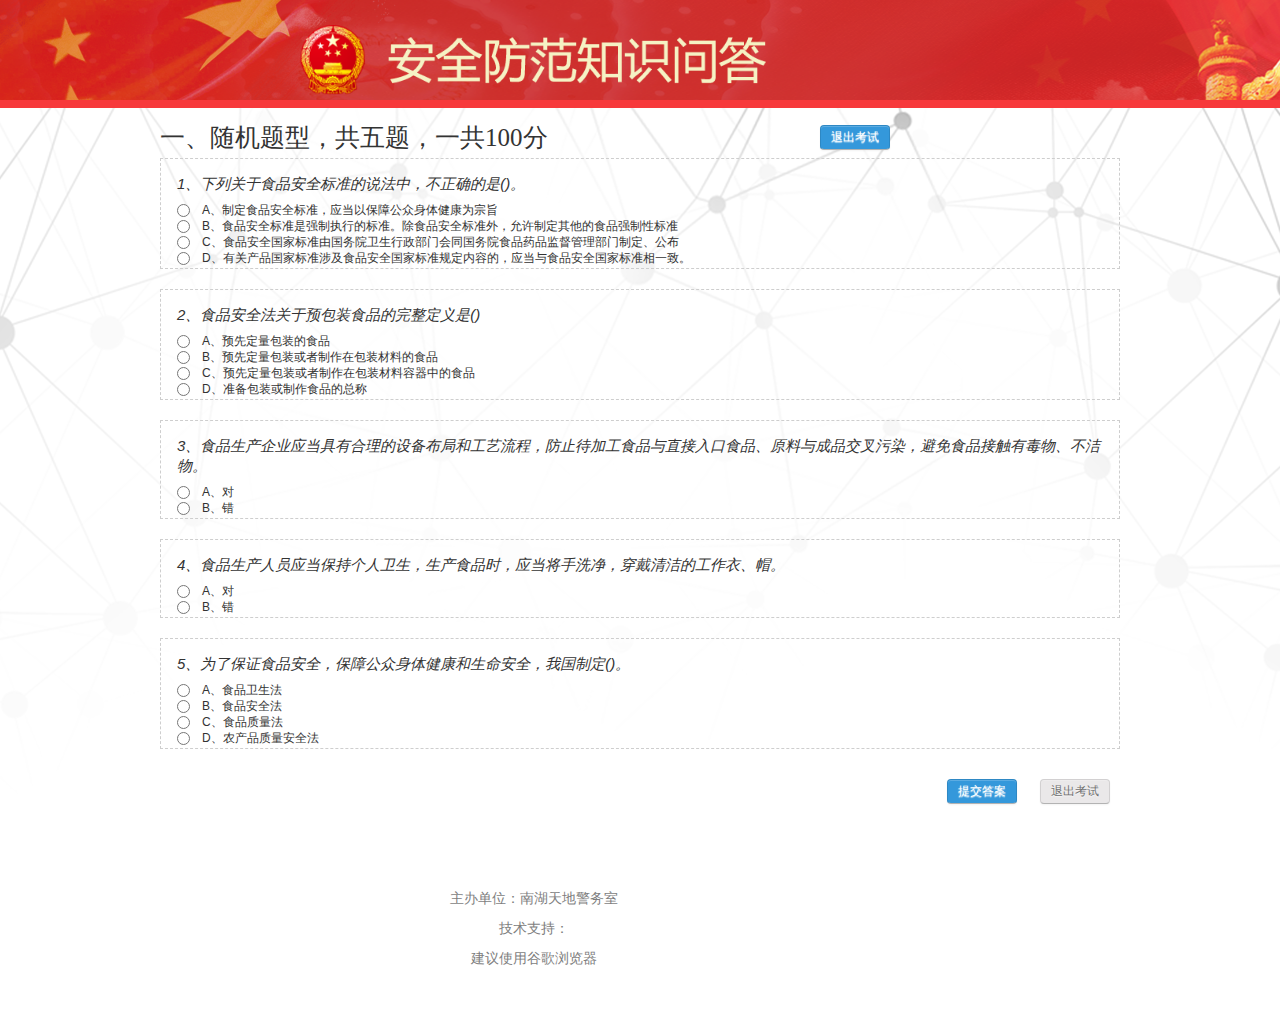
<file: exam食品安全.html>
<!DOCTYPE html>
<html>
	<head>
		<meta charset="utf-8">
		<title>南湖天地警务室</title>
	</head>

	<body class="default-dj">
		<div>
			<link rel="stylesheet" href="css/reset.css">
			<link rel="stylesheet" href="css/zTreeStyle.css">
			<link rel="stylesheet" href="css/bootstrap.min.css">
			<link rel="stylesheet" href="css/list-s.css">
		</div>
		<link rel="stylesheet" href="css/dj-examstyle.css">
		<script src="js/vconsole.min.js"></script>
		<style type="text/css">
			.breadcrumb {
				margin-top: 30px;
			}
		</style>

		<div class="dj-top-banner">
			<img src="img/logo3.png" alt="">
		</div>



		<div id="x1" class="dj-content-ex">

			<div class="pct-list-con" style="width: 100%;">
				<div class="pct-exam-list">
					<form id="form" method="post">
						<div class="n">

							<div class="Stext" style="font-size: 25px;position: absolute; top: -30px;">一、随机题型，共五题，一共100分
							</div>

							<div class="pct-exam-one">
								<span class="title-tm">
									1.测试题目1，
								</span>
								<p><input id="t11" type="radio" name="t1" value="A" /><label for="t11"
										class="tlabel">测试选项1</label></p>
								<p><input id="t12" type="radio" name="t1" value="B" /><label for="t12"
										class="tlabel">测试选项2</label></p>
								<p><input id="t13" type="radio" name="t1" value="C" /><label for="t13"
										class="tlabel">测试选项3</label></p>
								<p><input id="t14" type="radio" name="t1" value="D" /><label for="t14"
										class="tlabel">测试选项4</label></p>
							</div>
							<span id="s1" style="display: none;font-size: 20px;color: red;">
								回答错误：0分
							</span>
							<span id="c1" style="display: none;">
								正确答案：
								<span id="d1">
									C
								</span>
							</span>
						</div>

						<br /><br /><br /><br /><br />

						<div class="n">

							<div class="pct-exam-one">
								<span class="title-tm">
									2.测试题目1，
								</span>
								<p><input id="t21" type="radio" name="t2" value="A" /><label for="t21"
										class="tlabel">测试选项1</label></p>
								<p><input id="t22" type="radio" name="t2" value="B" /><label for="t22"
										class="tlabel">测试选项2</label></p>
								<p><input id="t23" type="radio" name="t2" value="C" /><label for="t23"
										class="tlabel">测试选项3</label></p>
								<p><input id="t24" type="radio" name="t2" value="D" /><label for="t24"
										class="tlabel">测试选项4</label></p>
							</div>
							<span id="s2" style="display: none;font-size: 20px;color: red;">
								回答错误：0分
							</span>
							<span id="c2" style="display: none;">
								正确答案：
								<span id="d2">
									C
								</span>
							</span>
						</div>

						<br /><br /><br /><br /><br />

						<div class="n">

							<div class="pct-exam-one">
								<span class="title-tm">
									3.测试题目1，
								</span>
								<p><input id="t31" type="radio" name="t3" value="A" /><label for="t31"
										class="tlabel">测试选项1</label></p>
								<p><input id="t32" type="radio" name="t3" value="B" /><label for="t32"
										class="tlabel">测试选项2</label></p>
								<p><input id="t33" type="radio" name="t3" value="C" /><label for="t33"
										class="tlabel">测试选项3</label></p>
								<p><input id="t34" type="radio" name="t3" value="D" /><label for="t34"
										class="tlabel">测试选项4</label></p>
							</div>
							<span id="s3" style="display: none;font-size: 20px;color: red;">
								回答错误：0分
							</span>
							<span id="c3" style="display: none;">
								正确答案：
								<span id="d3">
									C
								</span>
							</span>
						</div>

						<br /><br /><br /><br /><br />

						<div class="n">

							<div class="pct-exam-one">
								<span class="title-tm">
									4.测试题目1，
								</span>
								<p><input id="t41" type="radio" name="t4" value="A" /><label for="t41"
										class="tlabel">测试选项1</label></p>
								<p><input id="t42" type="radio" name="t4" value="B" /><label for="t42"
										class="tlabel">测试选项2</label></p>
								<p><input id="t43" type="radio" name="t4" value="C" /><label for="t43"
										class="tlabel">测试选项3</label></p>
								<p><input id="t44" type="radio" name="t4" value="D" /><label for="t44"
										class="tlabel">测试选项4</label></p>
							</div>
							<span id="s4" style="display: none;font-size: 20px;color: red;">
								回答错误：0分
							</span>
							<span id="c5" style="display: none;">
								正确答案：
								<span id="d4">
									C
								</span>
							</span>
						</div>

						<br /><br /><br /><br /><br />

						<div class="n">

							<div class="pct-exam-one">
								<span class="title-tm">
									5.测试题目1，
								</span>
								<p><input id="t51" type="radio" name="t5" value="A" /><label for="t51"
										class="tlabel">测试选项1</label></p>
								<p><input id="t52" type="radio" name="t5" value="B" /><label for="t52"
										class="tlabel">测试选项2</label></p>
								<p><input id="t53" type="radio" name="t5" value="C" /><label for="t53"
										class="tlabel">测试选项3</label></p>
								<p><input id="t54" type="radio" name="t5" value="D" /><label for="t54"
										class="tlabel">测试选项4</label></p>
							</div>

							<span id="s5" style="display: none;font-size: 20px;color: red;">
								回答错误：0分
							</span>
							<span id="c5" style="display: none;">
								正确答案：
								<span id="d5">
									C
								</span>
							</span>

						</div>
					</form>
				</div>

			</div>



			<div class="pct-exam-btn" style="margin-top: 30px;">
				<div class="pct-exam-btncon" style="text-align: right;">
					<p>
						<button id="result" class="btn btn-submit" onclick="result();" type="button">提交答案</button>
						<button id="result" class="btn btn-output" type="button" onclick="back()">退出考试</button>
						<button id="result" class="btn btn-refresh" onclick="back();" type="button">退出考试</button>

					</p>
				</div>
			</div>




		</div>

		<br /><br /><br /><br /><br />



		<script src="js/tiku.js"></script>
		<script>
			function c1(a) {
				a.style.backgroundColor = "grey";
				a.style.color = "black";
			}

			function c2(a) {
				a.style.backgroundColor = "darkgrey";
				a.style.color = "darked";
			}

			function c3(a) {
				a.style.backgroundColor = "darkblue";
				a.style.color = "black";
			}

			var tiType = ["食品安全", "食品安全", "食品安全", "食品安全", "食品安全"]
			var anser = [];
			var score = [20, 20, 20, 20, 20];
			var userScore = 0;
			var isResult = false;
			var randoms = new Set(); // 使用 Set 来存储唯一值
			var nm=0
			
			function generateUniqueRandomArray(length, max) {
			    const uniqueNumbers = new Set();  
			
			    while (uniqueNumbers.size < length) {  
			        const randomNum = Math.floor(Math.random() * max+348);  
			        uniqueNumbers.add(randomNum);
			    }  
			
			    return Array.from(uniqueNumbers);  
			}  
			// 348~387 
			const randomArray = generateUniqueRandomArray(5, 39);  
			console.log(randomArray);
			function rollT(type) {
				if(type === "食品安全"){
					return randomArray[nm]
				}
				
			}
			function setText(num, index) {
				var ti = document.getElementsByClassName("n");
				ti[num].getElementsByTagName("span")[0].innerHTML = (num + 1) + "、" + tiku[index].text
			}

			function setValue(num, index) {
				var ti = document.getElementsByClassName("n");
				var values = ti[num].getElementsByTagName("p");
				values[0].getElementsByTagName("label")[0].innerHTML = "A、" + tiku[index].A;

				values[1].getElementsByTagName("label")[0].innerHTML = "B、" + tiku[index].B;

				if (tiku[index].C.length <= 0) {
					values[2].style.display = "none";
				} else {
					values[2].getElementsByTagName("label")[0].innerHTML = "C、" + tiku[index].C;
				}

				if (tiku[index].D.length <= 0) {
					values[3].style.display = "none";
				} else {
					values[3].getElementsByTagName("label")[0].innerHTML = "D、" + tiku[index].D;
				}
			}

			function result() {
				var r = confirm("您确定要当前提交考试吗？")
				if (r) {
					for (var i = 0; i < tiType.length; i++) {
						var tx = document.getElementsByName("t" + (i + 1));
						var str = "";
						for (var j = 0; j < tx.length; j++) {
							if (tx[j].checked) {
								str += tx[j].value;
							}
						}
						if (str == anser[i]) {
							userScore += score[i]
							document.getElementById("s" + (i + 1)).innerHTML = "回答正确，20分";
						}
						document.getElementById("d" + (i + 1)).innerHTML = anser[i];


					}
					var allInp = document.getElementsByTagName("input");
					for (var a = 0; a < allInp.length; a++) {
						allInp[a].onclick = function() {
							return false;
						}
					}
					var sp = document.getElementsByTagName("span");
					for (var s = 0; s < sp.length; s++) {
						sp[s].style.display = "";
					}

					alert("您的最终得分为：" + userScore + "分")
					setTimeout(function() {
						window.scrollTo({
							top: 0,
							left: 0,
							behavior: 'smooth' // 可选，平滑滚动效果
						});
					})
					document.getElementById("result").style.display = "none";
					document.getElementById("fnscore").innerHTML = userScore;
					document.getElementById("scoreText").style.display = ""
					window.scrollTo({
						top: 0,
						left: 0,
						behavior: 'smooth' // 可选，平滑滚动效果
					});
				}
			}

			function back() {
				var r = confirm("您确定要退出当前考试吗？");
				if (r) {
					window.location.href = "index.html";
				}
			}


			for (var i = 0; i < 5; i++) {
				var tIndex = rollT(tiType[i]);
				setText(i, tIndex);
				if (i < 5) {
					setValue(i, tIndex);
					nm++;
				}
				anser[i] = tiku[tIndex].yes
			}

		</script>

		<div class="footer">
			<div class="dj-footer">
				<p> 主办单位：南湖天地警务室<br> 技术支持：<br> 建议使用谷歌浏览器 </p>
			</div>
		</div>
	</body>
</html>
</file>
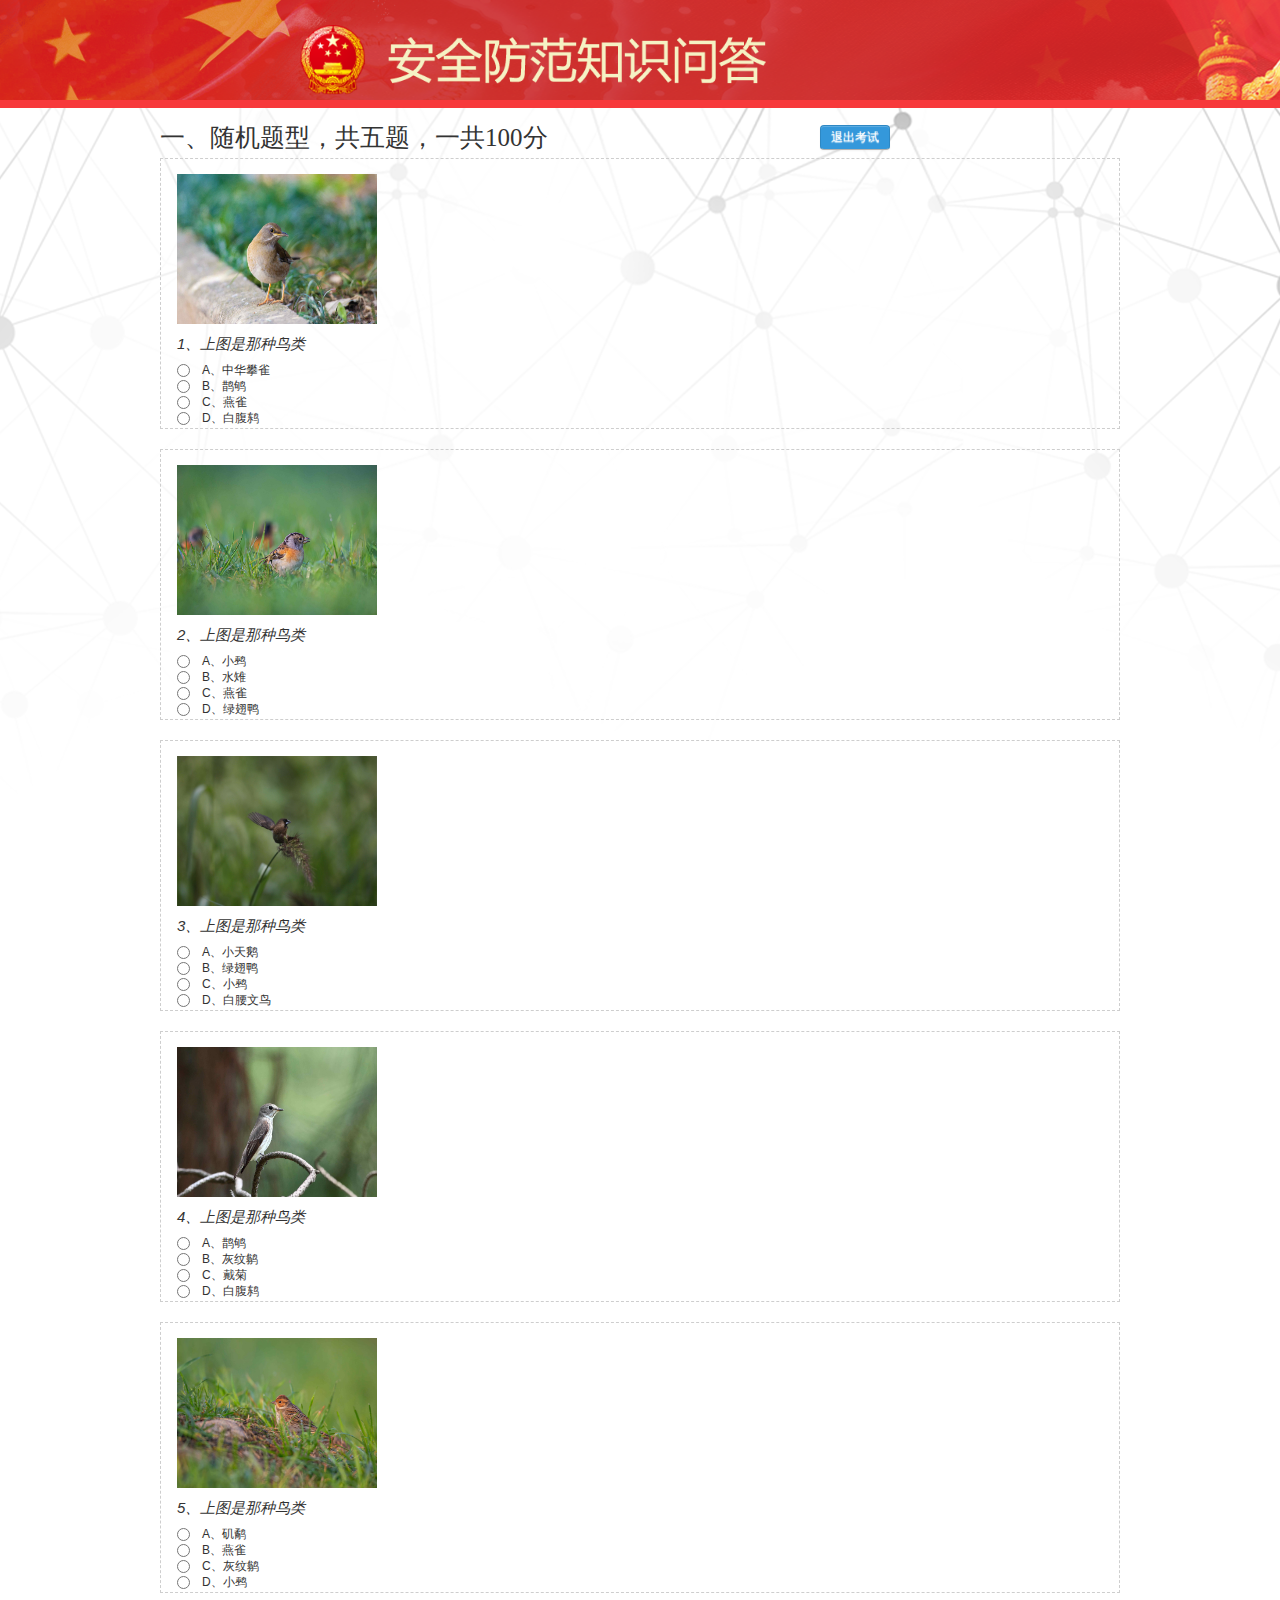
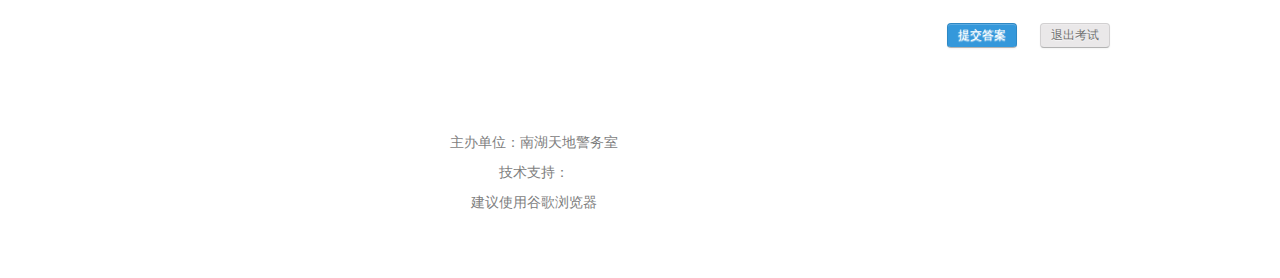
<file: exam鸟类科普.html>
<!DOCTYPE html>
<html>
	<head>
		<meta charset="utf-8">
		<title>南湖天地警务室</title>
	</head>

	<body class="default-dj">
		<div>
			<link rel="stylesheet" href="css/reset.css">
			<link rel="stylesheet" href="css/zTreeStyle.css">
			<link rel="stylesheet" href="css/bootstrap.min.css">
			<link rel="stylesheet" href="css/list-s.css">
		</div>
		<link rel="stylesheet" href="css/dj-examstyle.css">
		<script src="js/vconsole.min.js"></script>
		<style type="text/css">
			.breadcrumb {
				margin-top: 30px;
			}
		</style>

		<div class="dj-top-banner">
			<img src="img/logo3.png" alt="">
		</div>



		<div id="x1" class="dj-content-ex">

			<div class="pct-list-con" style="width: 100%;">
				<div class="pct-exam-list">
					<form id="form" method="post">
						<div class="n">

							<div class="Stext" style="font-size: 25px;position: absolute; top: -30px;">一、随机题型，共五题，一共100分
							</div>

							<div class="pct-exam-one">
								<img src="" id="p1"style="height: 150px; width: 200px; margin-bottom:10px" /><br />
								<span class="title-tm">
									1.测试题目1，
								</span>
								<p><input id="t11" type="radio" name="t1" value="A" /><label for="t11"
										class="tlabel">测试选项1</label></p>
								<p><input id="t12" type="radio" name="t1" value="B" /><label for="t12"
										class="tlabel">测试选项2</label></p>
								<p><input id="t13" type="radio" name="t1" value="C" /><label for="t13"
										class="tlabel">测试选项3</label></p>
								<p><input id="t14" type="radio" name="t1" value="D" /><label for="t14"
										class="tlabel">测试选项4</label></p>
							</div>
							<span id="s1" style="display: none;font-size: 20px;color: red;">
								回答错误：0分
							</span>
							<span id="c1" style="display: none;">
								正确答案：
								<span id="d1">
									C
								</span>
							</span>
						</div>

						<br /><br /><br /><br /><br />

						<div class="n">

							<div class="pct-exam-one">
								<img src="" id="p2"style="height: 150px; width: 200px; margin-bottom:10px" /><br />
								<span class="title-tm">
									2.测试题目1，
								</span>
								<p><input id="t21" type="radio" name="t2" value="A" /><label for="t21"
										class="tlabel">测试选项1</label></p>
								<p><input id="t22" type="radio" name="t2" value="B" /><label for="t22"
										class="tlabel">测试选项2</label></p>
								<p><input id="t23" type="radio" name="t2" value="C" /><label for="t23"
										class="tlabel">测试选项3</label></p>
								<p><input id="t24" type="radio" name="t2" value="D" /><label for="t24"
										class="tlabel">测试选项4</label></p>
							</div>
							<span id="s2" style="display: none;font-size: 20px;color: red;">
								回答错误：0分
							</span>
							<span id="c2" style="display: none;">
								正确答案：
								<span id="d2">
									C
								</span>
							</span>
						</div>

						<br /><br /><br /><br /><br />

						<div class="n">

							<div class="pct-exam-one">
								<img src="" id="p3"style="height: 150px; width: 200px; margin-bottom:10px" /><br />
								<span class="title-tm">
									3.测试题目1，
								</span>
								<p><input id="t31" type="radio" name="t3" value="A" /><label for="t31"
										class="tlabel">测试选项1</label></p>
								<p><input id="t32" type="radio" name="t3" value="B" /><label for="t32"
										class="tlabel">测试选项2</label></p>
								<p><input id="t33" type="radio" name="t3" value="C" /><label for="t33"
										class="tlabel">测试选项3</label></p>
								<p><input id="t34" type="radio" name="t3" value="D" /><label for="t34"
										class="tlabel">测试选项4</label></p>
							</div>
							<span id="s3" style="display: none;font-size: 20px;color: red;">
								回答错误：0分
							</span>
							<span id="c3" style="display: none;">
								正确答案：
								<span id="d3">
									C
								</span>
							</span>
						</div>

						<br /><br /><br /><br /><br />

						<div class="n">

							<div class="pct-exam-one">
								<img src="" id="p4"style="height: 150px; width: 200px; margin-bottom:10px" /><br />
								<span class="title-tm">
									4.测试题目1，
								</span>
								<p><input id="t41" type="radio" name="t4" value="A" /><label for="t41"
										class="tlabel">测试选项1</label></p>
								<p><input id="t42" type="radio" name="t4" value="B" /><label for="t42"
										class="tlabel">测试选项2</label></p>
								<p><input id="t43" type="radio" name="t4" value="C" /><label for="t43"
										class="tlabel">测试选项3</label></p>
								<p><input id="t44" type="radio" name="t4" value="D" /><label for="t44"
										class="tlabel">测试选项4</label></p>
							</div>
							<span id="s4" style="display: none;font-size: 20px;color: red;">
								回答错误：0分
							</span>
							<span id="c5" style="display: none;">
								正确答案：
								<span id="d4">
									C
								</span>
							</span>
						</div>

						<br /><br /><br /><br /><br />

						<div class="n">

							<div class="pct-exam-one">
								<img src="" id="p5"style="height: 150px; width: 200px; margin-bottom:10px" /><br />
								<span class="title-tm">
									5.测试题目1，
								</span>
								<p><input id="t51" type="radio" name="t5" value="A" /><label for="t51"
										class="tlabel">测试选项1</label></p>
								<p><input id="t52" type="radio" name="t5" value="B" /><label for="t52"
										class="tlabel">测试选项2</label></p>
								<p><input id="t53" type="radio" name="t5" value="C" /><label for="t53"
										class="tlabel">测试选项3</label></p>
								<p><input id="t54" type="radio" name="t5" value="D" /><label for="t54"
										class="tlabel">测试选项4</label></p>
							</div>

							<span id="s5" style="display: none;font-size: 20px;color: red;">
								回答错误：0分
							</span>
							<span id="c5" style="display: none;">
								正确答案：
								<span id="d5">
									C
								</span>
							</span>

						</div>
					</form>
				</div>

			</div>



			<div class="pct-exam-btn" style="margin-top: 30px;">
				<div class="pct-exam-btncon" style="text-align: right;">
					<p>
						<button id="result" class="btn btn-submit" onclick="result();" type="button">提交答案</button>
						<button id="result" class="btn btn-output" type="button" onclick="back()">退出考试</button>
						<button id="result" class="btn btn-refresh" onclick="back();" type="button">退出考试</button>

					</p>
				</div>
			</div>

		</div>

		<br /><br /><br /><br /><br />



		<script src="js/birdtiku.js"></script>
		<script>
			function c1(a) {
				a.style.backgroundColor = "grey";
				a.style.color = "black";
			}

			function c2(a) {
				a.style.backgroundColor = "darkgrey";
				a.style.color = "darked";
			}

			function c3(a) {
				a.style.backgroundColor = "darkblue";
				a.style.color = "black";
			}


			var imgs = [
				"bird/0.jpg", "bird/1.jpg", "bird/2.jpg", "bird/3.jpg", "bird/4.jpg", "bird/5.jpg", "bird/6.jpg",
				"bird/7.jpg", "bird/8.jpg", "bird/9.jpg", "bird/10.jpg", "bird/11.jpg", "bird/12.jpg", "bird/13.jpg",
				"bird/14.jpg", "bird/15.jpg", "bird/16.jpg"
			]
			var tiType = ["鸟类科普", "鸟类科普", "鸟类科普", "鸟类科普", "鸟类科普"]
			var anser = [];
			var score = [20, 20, 20, 20, 20];
			var userScore = 0;
			var isResult = false;
			var randoms = new Set(); // 使用 Set 来存储唯一值
			var nm = 0

			function generateUniqueRandomArray(length, max) {
				const uniqueNumbers = new Set();

				while (uniqueNumbers.size < length) {
					const randomNum = Math.floor(Math.random() * max);
					uniqueNumbers.add(randomNum);
				}

				return Array.from(uniqueNumbers);
			}

			// 使用示例：生成一个长度为5，最大值为10的不重复随机数组  
			const randomArray = generateUniqueRandomArray(5, 16);
			console.log(randomArray);

			function rollT(type) {
				if (type === "鸟类科普") {
					return randomArray[nm]
				}

			}

			function setText(num, index) {
				var ti = document.getElementsByClassName("n");
				ti[num].getElementsByTagName("span")[0].innerHTML = (num + 1) + "、" + tiku[index].text
			}

			function setValue(num, index) {
				var ti = document.getElementsByClassName("n");
				var values = ti[num].getElementsByTagName("p");
				values[0].getElementsByTagName("label")[0].innerHTML = "A、" + tiku[index].A;

				values[1].getElementsByTagName("label")[0].innerHTML = "B、" + tiku[index].B;

				if (tiku[index].C.length <= 0) {
					values[2].style.display = "none";
				} else {
					values[2].getElementsByTagName("label")[0].innerHTML = "C、" + tiku[index].C;
				}

				if (tiku[index].D.length <= 0) {
					values[3].style.display = "none";
				} else {
					values[3].getElementsByTagName("label")[0].innerHTML = "D、" + tiku[index].D;
				}
			}
			function result() {
				var r = confirm("您确定要当前提交考试吗？")
				if (r) {
					for (var i = 0; i < tiType.length; i++) {
						var tx = document.getElementsByName("t" + (i + 1));
						var str = "";
						for (var j = 0; j < tx.length; j++) {
							if (tx[j].checked) {
								str += tx[j].value;
							}
						}
						if (str == anser[i]) {
							userScore += score[i]
							document.getElementById("s" + (i + 1)).innerHTML = "回答正确，20分";
						}
						document.getElementById("d" + (i + 1)).innerHTML = anser[i];

					}
					var allInp = document.getElementsByTagName("input");
					for (var a = 0; a < allInp.length; a++) {
						allInp[a].onclick = function() {
							return false;
						}
					}
					var sp = document.getElementsByTagName("span");
					for (var s = 0; s < sp.length; s++) {
						sp[s].style.display = "";
					}

					alert("您的最终得分为：" + userScore + "分")
					setTimeout(function() {
						window.scrollTo({
							top: 0,
							left: 0,
							behavior: 'smooth' // 可选，平滑滚动效果
						});
					})
					document.getElementById("result").style.display = "none";
					document.getElementById("fnscore").innerHTML = userScore;
					document.getElementById("scoreText").style.display = ""

					window.scrollTo({
						top: 0,
						left: 0,
						behavior: 'smooth' // 可选，平滑滚动效果
					});
				}
			}

			function back() {
				var r = confirm("您确定要退出当前考试吗？");
				if (r) {
					window.location.href = "index.html";
				}
			}

			for (var i = 0; i < 5; i++) {
				document.getElementById("p" + (i + 1)).src = imgs[randomArray[i]];
				var tIndex = rollT(tiType[i]);
				setText(i, tIndex);
				if (i < 5) {
					setValue(i, tIndex);
					nm++;
				}
				anser[i] = tiku[tIndex].yes
			}
		</script>

		<div class="footer">
			<div class="dj-footer">
				<p> 主办单位：南湖天地警务室<br> 技术支持：<br> 建议使用谷歌浏览器 </p>
			</div>
		</div>
	</body>
</html>
</file>
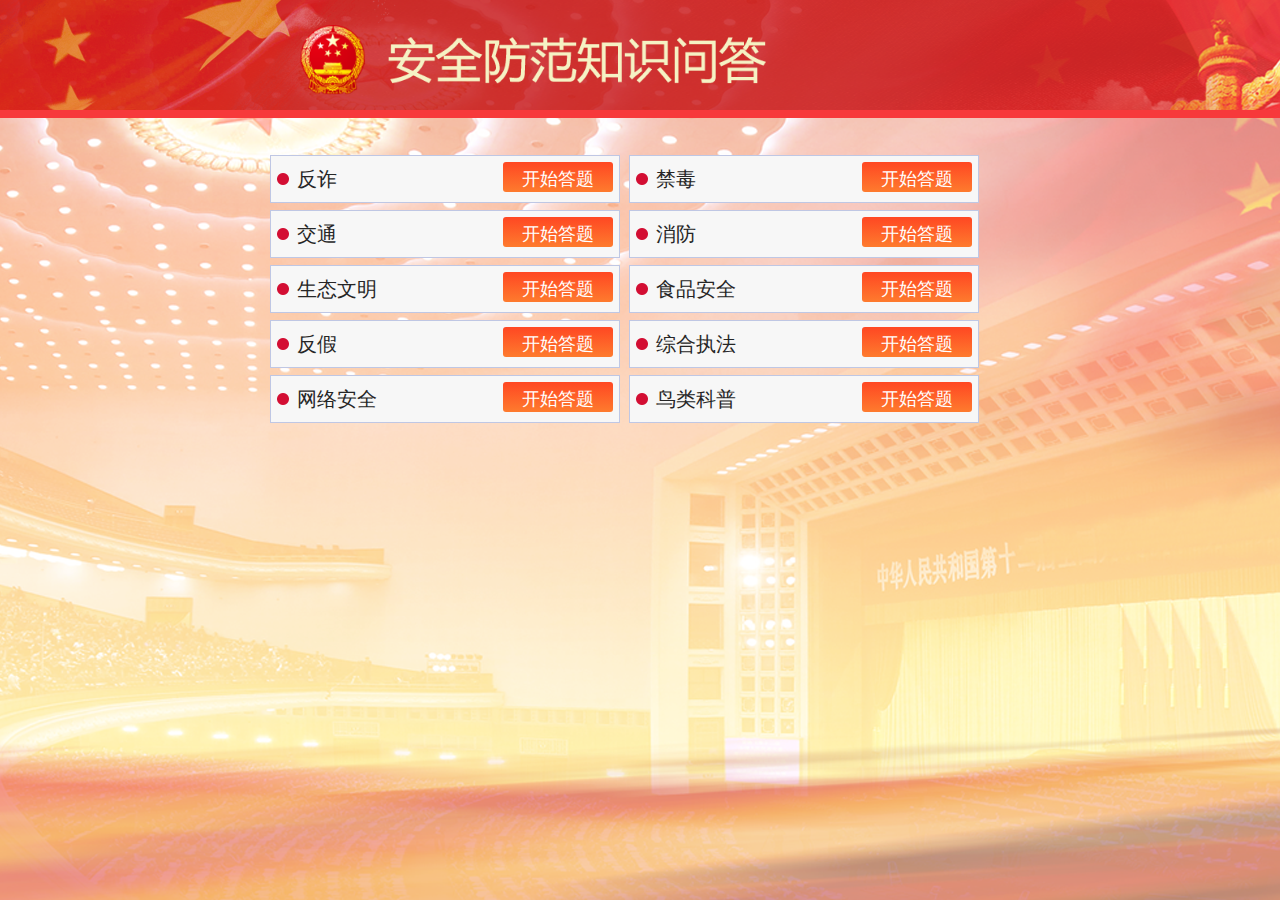
<file: page.html>
<!DOCTYPE html>
<html>
	<head>
		<meta charset="utf-8">
		<title>南湖天地警务室</title>
	</head>
	<body class="default-dj">
		<div>
			<link rel="stylesheet" href="css/reset.css">
			<link rel="stylesheet" href="css/zTreeStyle.css">
			<link rel="stylesheet" href="css/bootstrap.min.css">
			<link rel="stylesheet" href="css/list-s.css">
		</div>
		<link rel="stylesheet" href="css/dj-style.css"> 
		<style>
			.dj-top-banner {
				position: relative;
				height: 100px;
				min-height: 110px;
				
			}
		
			.dj-top-banner img {
				width: auto;
				text-align: center;
				margin: 25px auto 50px;

			}
		
			.ks-lb-tab {
				width: 35%;
				margin-left: 1%;
				position: relative;
				left: 100px;
				top:20px;
			}
		
			.ks-lb-tab p {
				font-size: 20px;
				width: auto;
			}
		</style>
		<div class="dj-top-banner">
			<img src="img/logo3.png" alt="">
		</div>
		<div class="ex-content">
			<div class="ks-lb" style="padding-top: 10px;">
				<div class="ks-lb-tab">
					<p>反诈</p>
					<a href="exam反诈.html">开始答题</a>
				</div>
				<div class="ks-lb-tab">
					<p>禁毒</p>
					<a href="exam禁毒.html">开始答题</a>
				</div>
				<div class="ks-lb-tab">
					<p>交通</p>
					<a href="exam交通.html">开始答题</a>
				</div>
				<div class="ks-lb-tab">
					<p>消防</p>
					<a href="exam消防.html">开始答题</a>
				</div>
				<div class="ks-lb-tab">
					<p>生态文明</p>
					<a href="exam生态文明.html">开始答题</a>
				</div>
				<div class="ks-lb-tab">
					<p>食品安全</p>
					<a href="exam食品安全.html">开始答题</a>
				</div>
				<div class="ks-lb-tab">
					<p>反假</p>
					<a href="exam反假.html">开始答题</a>
				</div>
				<div class="ks-lb-tab">
					<p>综合执法</p>
					<a href="exam综合执法.html">开始答题</a>
				</div>
				<div class="ks-lb-tab">
					<p>网络安全</p>
					<a href="exam网络安全.html">开始答题</a>
				</div>
				<div class="ks-lb-tab">
					<p>鸟类科普</p>
					<a href="exam鸟类科普.html">开始答题</a>
				</div>
			</div>
		</div>
	</body>
</html>
</file>
<file: css/list-s.css>
.title-tm {
    margin: 0 0 10px;
	margin-bottom: 10px;
	line-height: 20px;
	font-size: 15px;
	font-style: italic;
	font-weight: 500;
/* 	font-family: 'Franklin Gothic Medium', 'Arial Narrow', Arial, sans-serif;*/
	font-family: 'Segoe UI', Tahoma, Geneva, Verdana, sans-serif;
}


a {
	color: #333;
	text-decoration: none;
}

a:hover,
a:active,
a:link,
a:visited {
	text-decoration: none;
}

.dj-list-bg {
	background: #ffffff;
}

.dj-tit-line {
	width: 100%;
	height: 35px;
}

.dj-tit-line .breadcrumb>li a {
	color: #000000;
}

.dj-tit-line .input-append input {
	outline: none;
	border: 1px solid #e8e8e8;
	box-shadow: none;
	width: 200px;
}

.dj-tit-line .input-append .btn {
	border: 1px solid #e8e8e8;
	background: #e8e8e8;
	margin-top: 30px;
}

.dj-news-list {
	width: 100%;
	min-height: 300px;
	padding-bottom: 10px;
	overflow: hidden;
}

.dj-news-listlearn {
	width: 100%;
	min-height: 500px;
	padding-bottom: 10px;
	padding-top: 20px;
	overflow: hidden;
	margin-top: 15px;
	box-shadow: 0 2px 4px #f0f0f0;
}

.dj-news-list>ul {
	margin-top: 20px;
	width: 96%;
	margin-left: 16px;
}

.dj-news-list>ul li {
	width: 100%;
	float: left;
	border-bottom: 1px dotted #909090;
	height: 40px;
}

.dj-news-list>ul li a {
	width: 100%;
	display: block;
	line-height: 40px;
	color: #000000;
}

.dj-news-list>ul li a:hover {
	color: #ca2d13;
}

.page-numul {
	width: 100%;
	height: 70px;
}

.page-numul .pager li a {
	color: #494949;
}

.page-numul .pager li a:hover {
	color: #ca2d13;
}

.dj-class-list {
	width: 100%;
	padding-bottom: 10px;
	overflow: hidden;
}

.dj-class-list>ul {
	margin-top: 20px;
	width: 98%;
	margin-left: 16px;
}

.dj-class-list>ul li {
	width: 46%;
	float: left;
	margin-left: 2%;
	margin-bottom: 10px;
	/*border-bottom: 1px solid #f0f0f0;*/
	padding-bottom: 5px;
	padding-top: 5px;
	margin-top: 20px;
	padding-left: 10px;
	height: 110px;
	border-bottom: 1px dashed #f0f0f0;
}

.dj-class-list>ul li a {
	display: table;
	height: 100px;
	width: 100%;
	padding-top: 10px;
}

.dj-class-list>ul li a .dj-listcon-tit {
	display: table-cell;
	vertical-align: middle;
	width: 100%;
	text-align: center;
	padding: 0 30px 0 30px;
}

.dj-class-list>ul li .dj-listcon-tit span {
	font-size: 20px;
	line-height: 28px;
}

.dj-class-list>ul li .dj-listcon-tit p {
	margin-top: 8px;
	font-size: 16px;
}

.dj-class-list>ul li:hover {}

.dj-class-list>ul li .dj-listcon-img {}

/*.dj-class-list > ul li a {*/
/*width: 100%;*/
/*display: inline-block;*/
/*color: #000000;*/
/*outline: none;*/
/*}*/
.dj-listcon-img {
	width: 170px;
	float: left;
}

/*.dj-listcon-tit{*/
/*float: left;*/
/*width: 280px;*/
/*margin-left: 50px;*/
/*text-align: center;*/
/*}*/
.class-img-left {
	padding: 10px 0 10px 10px;
}

.class-img-right {
	padding-top: 30px;
	text-align: center;
}

.class-img-right h2 {
	font-weight: 500;
}

.dj-k-line {
	background: #fbfbfb;
	width: 100%;
	height: 10px;
}

.dj-classcon-list {
	width: 100%;
}

.dj-classcon-list ul {
	width: 100%;
	margin: 0;
	padding: 0;
}

.dj-classcon-list ul li {
	width: 11.77%;
	float: left;
	padding: 15px 21px;
	border: 1px solid #fbfbfb;
	border-right: 2px solid #fbfbfb;
	font-size: 15px;
	line-height: 26px;
	background: url("../images/jiaobiao.png") no-repeat 0 0;
	background-size: 20%;
}

.dj-classcon-list ul li a {
	display: block;
}

/*===文章内容页==*/
.dj-con-right {
	background: #ffffff;
}

.dj-con-right .breadcrumb {
	background: #ffffff;
}

.dj-news-con {
	width: 100%;
	min-height: 300px;
	padding-bottom: 10px;
}

.dj-news-con .article-tit {
	width: 100%;
	height: auto;
	border-bottom: 1px solid #f0f0f0;
	margin-top: 40px;
}

.dj-news-con .article-tit h2,
.dj-news-con .article-tit p {
	text-align: center;
}

.dj-news-con .article-tit p {}

.article-content {
	width: 80%;
	margin: 20px auto;
}

.article-content p {
	text-indent: 2em;
	line-height: 30px;
	font-size: 16px;
}

.article-content p img {}

/*==nodate左侧班级分类===*/
.dj-con-left .dj-notice-c {
	width: 100%;
	height: 280px;
	border: 1px solid #ffa7a6;
}

.dj-con-left .dj-noticelist-con {
	width: 100%;
	height: 260px;
}

.dj-notice-c .dj-noticelist-con {
	width: 92%;
	margin-left: 10px;
	height: 220px;
}

.dj-notice-c .dj-noticelist-con ul {
	width: 100%;
	display: inline-block;
}

.dj-notice-c .dj-noticelist-con ul li {
	width: 100%;
	display: block;
	float: left;
}

.dj-notice-c .dj-noticelist-con ul li a {
	display: block;
	width: 100%;
	float: left;
	line-height: 31px;
	color: #5a1e1d;
	outline: 0;
}

.article-tit-c {
	width: 100%;
	border-bottom: 1px solid #f0f0f0;
	display: block;
	float: left;
}

.article-tit-c h2 {
	font-weight: normal;
}

.article-content-c .art-tit-left {
	float: left;
}

.article-content-c .art-tit-right {
	float: left;
}

.article-content-c {
	margin-top: 30px;
	width: 100%;
	float: left;
}

.article-content-c>ul>li p {
	font-size: 16px;
}

.article-btn {
	text-align: left;
	margin-bottom: 20px;
}

.article-btn .btn {
	width: 200px;
	background: #ca2d13;
	outline: 0;
	height: 45px;
	color: #ffffff;
}

.dj-survey-con {
	width: 80%;
	margin: 0 auto;
}

.dj-survey-tit {
	width: 100%;
	text-align: center;
	font-size: 20px;
}

.dj-survey-info {
	padding: 10px;
	border-bottom: 1px solid #f0f0f0;
}

.dj-survey-content {
	width: 100%;
	margin: 20px auto;
}

.dj-survey-con .radio {
	padding-top: 10px;
	padding-bottom: 10px;
	background: #f3f6fb;
	padding-left: 30px;
	margin-bottom: 10px;
}

.dj-survey-btn {
	text-align: center;
}

/*=====排行榜====*/
.dj-ch-tit {
	width: 100%;
}

.dj-ch-tit .breadcrumb {
	background: #ffffff;
	border-top: 1px solid #cecece;
	font-weight: bold;
}

.dj-chart-con {
	background: #ffffff;
	border-left: 1px solid #cecece;
	border-right: 1px solid #cecece;
	padding-bottom: 20px;
	border-bottom: 1px solid #cecece;
}

.dj-ch-con table {
	width: 97%;
	margin: 0 auto;
}

.dj-ch-con table a {
	color: #494949;
	font-size: 14px;
}

.dj-ch-con table a:hover {
	color: #b4413d;
}

.dj-ch-con table .num-ch {
	float: left;
}

.dj-ch-con table .right-cou {
	float: right;
	text-align: right;
	margin-right: 20px;
	color: #777777;
}

.tlabel{
	position: relative;
	left: 25px;
	top: -16px;
}

.n{
	position: relative;
	top: 20px;
}
</file>
<file: css/dj-examstyle.css>
* {
	margin: 0;
	padding: 0;
}

body {
	font-family: 'Microsoft YaHei';
	margin: 0;
	padding: 0;
	background: #fbfbfb;
	background: url("../img/bg_02.png") no-repeat center top;
}

ul {
	list-style: none;
	margin: 0;
	padding: 0;
}

a {
	color: #333;
	text-decoration: none;
}

a:hover,
a:active,
a:link,
a:visited {
	text-decoration: none;
}

h2 {
	font-size: 16px;
}

.dj-top-banner {
	width: 100%;
	height: 200px;
	background: #ffffff;
	/*-ms-behavior: url(../images/backgroundsize.min_6b5c53fad23044c5b04a1b6f38d6718a.htc);*/
	/*behavior: url(../images/backgroundsize.min_6b5c53fad23044c5b04a1b6f38d6718a.htc);*/
}

.top-logowrap {
	width: 100%;
	margin: 0 auto;
	background: url("../img/top-bg.png") center -10px no-repeat;
}

.top-logo {
	width: 1200px;
	margin: 0 auto;
}

.top-line {
	width: 100%;
	height: 30px;
	background: #f9f9f9;
	z-index: 9999;
}

.topline-de {
	width: 1200px;
	margin: 0 auto;
	/*line-height: 30px;*/
}

.topline-de p {
	color: #808080;
}

.topline-de p a {
	color: #808080;
}

.foot-item {
	width: 100%;
	height: 200px;
	background: #f0f0f0;
	border-top: 4px solid #d21e01;
}

.top-nav {
	width: 100%;
	text-align: center;
	background: #d21e01;
	height: 36px;
}

.top-nav .top-nav-con {
	width: 1200px;
	margin: 0 auto;
}

.top-nav .top-nav-con li {
	width: 11%;
	float: left;
	line-height: 36px;
}

.top-nav .top-nav-con li a {
	display: block;
	color: #ffffff;
	font-size: 16px;
}

.dj-active-tit {
	width: 100%;
	height: 46px;
	float: left;
}

.dj-active-tit img {
	float: left;
	margin: 10px 10px 0 0;
	width: 20px;
}

.dj-active-tit h2 {
	float: left;
	margin: 0;
	padding: 0;
	font-size: 18px;
	font-weight: normal;
}

.dj-active-tit a {
	float: right;
	line-height: 46px;
	color: #6f6f6f;
	margin-right: 15px;
}

/*==总体布局===*/
.dj-top-date {
	width: 100%;
	height: 40px;
}

.dj-date-con {
	width: 1200px;
	margin: 10px auto;
	height: 40px;
	background: #faf8eb;
}

.dj-date-con .span4 a {
	color: #7f7f7f;
	margin-right: 30px;
}

.dj-date-con .span4 a:hover {
	color: #d21e01;
}

.dj-content {
	width: 1200px;
	margin: 10px auto;
}

.dj-con-left {
	width: 260px;
	height: auto;
	float: left;
}

.dj-con-right {
	width: 900px;
	float: left;
	height: auto;
	margin-left: 20px;
}

/*===dj-content==*/
.dj-date-con .dj-date-left {
	float: left;
	line-height: 40px;
	font-size: 14px;
	color: #3a1212;
}

.dj-date-con .dj-date-right {
	float: right;
	text-align: right;
	line-height: 40px;
	font-size: 14px;
	color: #3a1212;
}

.dj-date-con .span5 {
	margin-left: 0;
}

.dj-date-con .span5 a {
	float: left;
	line-height: 40px;
	color: #000000;
	margin-right: 50px;
	*margin-right: 20px;
}

.dj-date-con p {
	margin: 0;
	padding: 0;
}

/*----.dj-notice----*/
.dj-con-left .dj-notice {
	width: 100%;
	height: 280px;
	/*border: 1px solid #ffa7a6;*/
	background: #ffffff;
	border-top: 2px solid #d21e01;
}

.dj-con-left .dj-noticelist-con {
	width: 100%;
	height: 260px;
}

.dj-notice .dj-noticelist-con {
	width: 92%;
	/*margin-left: 10px;*/
	height: 220px;
}

.dj-notice .dj-noticelist-con ul {
	width: 100%;
	display: inline-block;
}

.dj-notice .dj-noticelist-con ul li {
	width: 100%;
	display: block;
	float: left;
	border-bottom: 1px dashed #dcdcdc;
}

.dj-notice .dj-noticelist-con ul li a {
	display: block;
	width: 100%;
	float: left;
	line-height: 45px;
	color: #5a1e1d;
	outline: 0;
}

.dj-notice .dj-noticelist-con ul li a:hover {
	color: #000000;
}

.dj-con-left .dj-login {
	width: 100%;
	height: 190px;
	/*border: 1px solid #ffa7a6;*/
	border-top: 2px solid #ca2014;
	margin-top: 10px;
	background: #ffffff;
	border-right: 1px solid #f0f0f0;
	border-left: 1px solid #f0f0f0;
	border-bottom: 1px solid #f0f0f0;
}

.dj-login-list {
	width: 100%;
	height: auto;
	float: left;
}

.dj-login-list .form-horizontal {
	margin: 0;
}

.dj-login-list .form-horizontal .control-group {
	margin-bottom: 15px;
}

.dj-login-list .form-horizontal .control-group .control-label {
	width: 70px;
}

.dj-login-list .form-horizontal .control-group .controls {
	margin-left: 70px;
	*margin-left: 0;
	width: 150px;
}

.dj-login-list .form-horizontal .control-group .controls input {
	width: 100%;
}

.dj-login-list .form-horizontal .control-group .btn {
	background: #dc4848;
	color: #ffffff;
	border: 1px solid #ca2014;
}

.dj-login .dj-login-tit {
	width: 100%;
	height: 50px;
	background: url("../img/log-tit.png") no-repeat left top;
	text-overflow: ellipsis;
	overflow: hidden;
	white-space: nowrap;
}

.dj-login .dj-login-tit p,
.dj-login .dj-login-tit a {
	color: #ffffff;
	line-height: 40px;
	font-weight: bold;
	text-overflow: ellipsis;
	overflow: hidden;
	white-space: nowrap;
}

.dj-login .dj-login-tit p {
	width: 120px;
}

.dj-login .dj-log-detail {
	width: 80%;
	margin-left: 20px;
	margin-top: 5px;
}

.dj-login .dj-log-detail li {}

.dj-login .dj-log-detail p {
	margin: 0;
	padding-top: 5px;
	padding-bottom: 3px;
}

.dj-login .dj-log-detail p img {
	width: 18px;
}

/*====.dj-active-list===*/
.dj-active-list {
	/*border: 1px solid #ffa7a6;*/
	width: 100%;
	margin-top: 10px;
	height: 190px;
}

.dj-act-btn {
	width: 100%;
	height: auto;
}

.dj-act-btn ul {
	height: auto;
	float: left;
	width: 100%;
}

.dj-act-btn ul li {
	width: 100%;
	float: left;
	height: 52px;
	margin-top: 5px;
	margin-bottom: 5px;
	text-indent: 110px;
	border: 1px solid #f0f0f0;
	line-height: 52px;
	background: #ffffff;
}

.dj-act-btn ul li.act-bg-1 {
	background: url("../img/act-1.png") left top no-repeat #ffffff;
}

.dj-act-btn ul li.act-bg-2 {
	background: url("../img/act-2.png") left top no-repeat #ffffff;
}

.dj-act-btn ul li.act-bg-3 {
	background: url("../img/act-3.png") left top no-repeat #ffffff;
}

.dj-act-btn ul li a {
	color: #891b1a;
	display: block;
	font-size: 18px;
	font-weight: lighter;
}

.dj-chart-list {
	width: 100%;
	height: 345px;
	/*border: 1px solid #ffa7a6;*/
	margin-top: 10px;
	background: #ffffff;
}

.dj-chart-list>ul {
	width: 100%;
	border-bottom: 2px solid #f0f0f0;
}

.dj-chart-list>ul>li {
	width: 50%;
	border-radius: 0;
	border: 0;
}

.dj-chart-list>ul>li a {
	border-radius: 0;
	text-align: center;
	font-weight: normal;
	font-size: 18px;
	color: #5b1e1d;
	border: 0;
	background: #f0f0f0;
}

.dj-chart-list .nav-tabs>li>a,
.nav-pills>li>a {
	margin-right: 0;
}

.dj-chart-list .nav-tabs>.active>a,
.dj-chart-list .nav-tabs>.active>a:hover,
.dj-chart-list .nav-tabs>.active>a:focus {
	border: 0;
}

.dj-chart-list .tab-content {
	width: 90%;
	margin-left: 5%;
	height: 267px;
	overflow: hidden;
}

.dj-chart-list .tab-content a {
	color: #5b1e1d;
	line-height: 30px;
}

.dj-chart-list .dj-chart-more {
	/*border-top: 1px solid #ffa7a6;*/
	background: #dc4848;
	color: #ffffff;
}

.dj-chart-list .dj-chart-more a {
	display: block;
	text-align: center;
	line-height: 30px;
	color: #ffffff;
}

.dj-class-item,
.bx-list,
.netclass-list,
.ex-class {
	width: 100%;
	background: #ffffff;
	padding-left: 20px;
}

.bx-list,
.netclass-list,
.ex-class {
	margin-top: 10px;
}

.netclass-list,
.ex-class {
	padding-bottom: 15px;
}

.dj-class-item h2,
.netclass-list h2,
.ex-class h2 {
	color: #ca2014;
	line-height: 44px;
}

.dj-class-item {
	height: 470px;
	border-top: 2px solid #ca2014;
}

.dj-class-con {
	width: 100%;
	/*height: 240px;*/
	float: left;
}

.dj-class-con .nav-tabs {
	border-bottom: 0;
	margin-bottom: 10px;
}

.dj-class-con .nav-tabs li {
	width: 16.6666667%;
	text-align: center;
	background: url("../img/icon2-a.png") no-repeat center center;
}

.dj-class-con .nav-tabs li a {
	color: #000000;
	outline: 0;
	border: 0;
}

.dj-class-con .nav-tabs li a:hover {
	background: none;
	border: 0;
	outline: 0;
}

.dj-class-con .nav-tabs li.active a {
	border: 0;
	background: url("../img/icon2-b.png") no-repeat center center;
	color: #ffffff;
}

.dj-class-con .tab-content ul {
	width: 100%;
	display: inline-block;
}

.dj-class-con .tab-content ul li {
	float: left;
}

.dj-class-con .tab-content .tabtop-ul li {
	width: 20%;
	text-overflow: ellipsis;
	overflow: hidden;
	white-space: nowrap;
	text-align: center;
	margin-bottom: 10px;
}

.dj-class-con .tab-content .tabtop-ul li img {
	border: 5px solid #f0f0f0;
	width: 155px;
	height: 110px;
}

.dj-class-con .tab-content .tabtop-ul li a {
	line-height: 30px;
	color: #515151;
	width: 92%;
	display: block;
	text-overflow: ellipsis;
	overflow: hidden;
	white-space: nowrap;
}

.dj-class-con .tab-content .tabtop-ul li a:hover {
	color: #ca2014;
}

.dj-class-con .tab-content .tabtop-ul li .row .btn-danger {
	background: #ffffff;
	color: #e68888;
	border: 1px solid #e68888;
	text-shadow: none;
}

.dj-class-con .tab-content .tabfoot-ul {
	padding-top: 10px;
}

.dj-class-con .tab-content .tabfoot-ul li {
	width: 50%;
	height: 34px;
}

.dj-class-con .tab-content .tabfoot-ul li a {
	color: #000000;
	font-size: 14px;
}

/*2.15 新添加*/
.tab-contentlist {
	width: 100%;
	float: left;
	height: auto;
	margin-left: -2%;
}

.tab-contentlist ul {
	display: block;
	width: 98%;
	height: auto;
}

.tab-contentlist ul li {
	width: 47%;
	float: left;
	display: block;
	margin-left: 3%;
	line-height: 30px;
}

.tab-contentlist ul li a {
	display: block;
}

.tab-contentlist ul li p {
	float: left;
	width: 80%;
	overflow: hidden;
	white-space: nowrap;
	text-overflow: ellipsis;
	margin: 0;
}

.tab-contentlist ul.totalclass-list {
	display: block;
	width: 98%;
}

.tab-contentlist ul.totalclass-list li {
	width: 96%;
	float: left;
	display: block;
	line-height: 35px;
	border-bottom: 1px dashed #f0f0f0;
}

.tab-contentlist ul.totalclass-list li a {
	width: 100%;
	font-size: 14px;
	padding-top: 10px;
}

.tab-contentlist ul.totalclass-list li p {
	float: left;
	width: 80%;
	overflow: hidden;
	white-space: nowrap;
	text-overflow: ellipsis;
	margin: 0;
}

.tab-contentlist ul.totalclass-list li span {
	float: right;
	font-size: 14px;
	color: #a6a6a6;
}

.input-appendlist select {
	margin-right: 10px;
}

.input-appendlist .btn {
	margin-top: -10px;
	background: #ca2014;
	color: #ffffff;
}

/*bx-list*/
.bx-list {
	height: 200px;
	background: url("../img/line1-2.png") no-repeat top left #ffffff;
}

.bx-list-con {
	width: 100%;
	float: left;
}

.bx-list-con ul li {
	float: left;
	text-overflow: ellipsis;
	overflow: hidden;
	white-space: nowrap;
	text-align: center;
	width: 20%;
}

.bx-list-con ul li a {
	display: block;
	width: 92%;
	text-overflow: ellipsis;
	overflow: hidden;
	white-space: nowrap;
	color: #000000;
}

.bx-list-con ul li a:hover {
	color: #ca2014;
}

.bx-list-con ul li a img {
	width: 155px;
	height: 110px;
	border: 5px solid #f0f0f0;
}

.bx-list .nav-tabs {
	border-bottom: 0;
	margin-bottom: 10px;
}

.bx-list .nav-tabs li {
	width: 16.6666667%;
	text-align: center;
	background: url("../img/icon5-2.png") no-repeat 25px 10px;
	background-size: 14%;
	width: 16%;
}

.bx-list .nav-tabs li a {
	color: #bababa;
	outline: 0;
	border: 0;
}

.bx-list .nav-tabs li a:hover {
	background: none;
	border: 0;
	outline: 0;
}

.bx-list .nav-tabs li.active {}

.bx-list .nav-tabs li.active {
	background: url("../img/icon5.png") no-repeat 25px 10px;
	border-top: 2px solid #ca2014;
	background-size: 14%;
}

.bx-list .nav-tabs li.active a {
	border: 0;
	color: #ca2014;
}

.bx-list .nav-tabs>li>a {
	padding-top: 0;
	padding-bottom: 0;
	padding-left: 0;
}

.bx-list .dj-active-tit {
	position: relative;
}

.bx-list .dj-active-tit>a {
	position: absolute;
	top: 0;
	right: 0;
	margin-right: 0;
}

/*netclass-list*/
.netclass-list,
.ex-class {
	height: 180px;
	background: url("../img/line1.png") no-repeat top left #ffffff;
}

.dj-netclass-con,
.ex-class-con {
	width: 100%;
}

.dj-netclass-con li {
	width: 20%;
	float: left;
	text-align: center;
	height: 110px;
}

.dj-netclass-con li a {
	display: block;
	width: 155px;
	/*background: #fefbec;*/
	padding: 20px 0;
	/*border-top: 5px solid #f0f0f0;*/
	/*border-left: 5px solid #f0f0f0;*/
	/*border-right: 5px solid #f6e8e7;*/
	/*border-bottom: 5px solid #f6e8e7;*/
	font-size: 17px;
	color: #651f1d;
	/*font-weight: bold;   */
	font-weight: 400;
	line-height: 24px;
	border: 1px dashed #ea4b56;
	border-radius: 10px;
	/*box-shadow: inset 0 -3px #bb2e13;*/
	/**box-shadow: inset 0 -3px #bb2e13;*/
	height: 80px;
}

.dj-netclass-con li a:hover {
	background: #f3f3f3;
}

.dj-netclass-con li a img {
	height: 45px;
}

.ex-class-con li {
	width: 25%;
	float: left;
	text-align: center;
	height: 130px;
	/*background: #fefbec;*/
}

.ex-class-con li a {
	display: block;
	width: 90%;
	background: url("../img/list-bg-f.png") no-repeat 100% 100%;
	padding: 20px 0;
	border-top: 5px solid #f0f0f0;
	border-left: 5px solid #f0f0f0;
	border-right: 5px solid #f6e8e7;
	border-bottom: 5px solid #f6e8e7;
	font-size: 17px;
	color: #651f1d;
	font-weight: 400;
	/*font-weight: bold;*/
	line-height: 28px;
	box-shadow: inset 0 -3px #bb2e13;
	*box-shadow: inset 0 -3px #bb2e13;
}

/*考试列表*/
.dj-ex-list ul {
	padding-top: 30px;
}

.dj-ex-list ul li {
	line-height: 40px;
	border-bottom: 1px dashed #cecece;
}

/*=考试页面=*/
.dj-content-ex {
	width: 960px;
	min-height: 500px;
	margin: 0 auto;
}

.dj-ex-left {
	width: 800px;
	float: left;
}

.dj-ex-right {
	width: 388px;
	float: right;
	background: #f0f0f0;
}

.dj-ex-cont p {
	line-height: 36px;
}

.dj-ex-cont .dj-ex-chr label {
	margin-top: 10px;
}

.dj-title-top {
	width: 100%;
	height: 50px;
	border-bottom: 2px solid #ffffff;
	line-height: 50px;
}

.dj-title-top p {
	text-indent: 2em;
	font-size: 16px;
}

.dj-title-top a {
	color: #000000;
	text-align: right;
	text-indent: 2em;
}

.dj-exr-con {
	width: 100%;
	height: auto;
	float: left;
}

.dj-exr-con ul {
	width: 100%;
	display: block;
}

.dj-exr-con ul li {
	width: 23.8%;
	height: 30px;
	float: left;
	text-align: center;
	line-height: 30px;
	padding: 2px;
}

.dj-exr-con ul li a {
	display: block;
	background: #ffffff;
	color: #000000;
}

.dj-exr-con ul li.active-ex a {
	background: #f79a1c;
	color: #ffffff;
}

/*底部*/
.footer {
	width: 100%;
	text-align: center;
	/*height: 270px;    float: left;    background: #f9f9f9;*/
	/*border-top: 2px solid #f03834;*/
	margin-top: 20px;
}

.footer .link {
	width: 1050px;
	margin: 30px auto 0 auto;
	padding: 0 auto;
}

.footer .link h4 {
	color: #822f2c;
}

.footer .link p a {
	color: #777777;
}

.footer .dj-footer {
	width: 460px;
	height: 200px;
	margin: 0 auto;
	display: flex;
	align-items: center;
}

.dj-footer img,
.dj-footer p {
	float: left
}

.dj-footer p {
	margin-left: 40px;
	line-height: 30px;
	font-size: 14px;
	color: #7e7e7e;
}

.kong {
	height: 40px;
	width: 100%;
	float: left;
}

.erweima {
	margin-left: 30px;
}

/*滚动*/
/*Plugin CSS*/
.str_wrap {
	overflow: hidden;/ / zoom: 1;
	width: 100%;
	font-size: 12px;
	line-height: 16px;
	position: relative;
	-moz-user-select: none;
	-khtml-user-select: none;
	user-select: none;
	/*background:#f6f6f6;*/
	white-space: nowrap;
}

.str_wrap.str_active {
	/*background:#f1f1f1;*/
}

.str_move {
	white-space: nowrap;
	position: absolute;
	top: 0;
	left: 0;
	cursor: move;
}

.str_move_clone {
	display: inline-block;/ / display: inline;/ / zoom: 1;
	vertical-align: top;
	position: absolute;
	left: 100%;
	top: 0;
}

.str_vertical .str_move_clone {
	left: 0;
	top: 100%;
}

.str_down .str_move_clone {
	left: 0;
	bottom: 100%;
}

.str_vertical .str_move,
.str_down .str_move {
	white-space: normal;
	width: 100%;
}

.str_static .str_move,
.no_drag .str_move,
.noStop .str_move {
	cursor: inherit;
}

.str_wrap img {
	max-width: none !important;
}

.pager li>span {
	color: #bababa;
}

.pager .current {
	background: #992415;
	color: #fff;
}

/*考试部分*/
.pct-exam-list {
	width: 100%;
	height: auto;
	display: block;
	float: left;
}

.pct-exam-btn {
	width: 100%;
	height: 50px;
/* 	border: 1px solid #dee7f3; */
	border-radius: 5px;
	/*box-shadow: 0 5px 10px rgb(234, 232, 233);*/
}

.pct-exam-time {
	width: 58%;
	float: left;
}

.btn-refresh{
	position: relative;
	top: -150px
}

.pct-exam-btncon {
	width: 38%;
	float: right;
	padding-right: 10px;
	padding-top: 120px;
}

.pct-exam-time p {
	font-size: 20px;
	line-height: 50px;
}

.pct-exam-time p img {
	width: 30px;
	margin-left: 15px;
}

.pct-exam-btncon p {
	margin-top: 10px;
}

.pct-exam-btncon p .btn {
	margin-left: 20px;
}

.btn-refresh{
	background: #3498db;
	color: #ffffff;
	position: absolute;
	top: 125px;
	left: 800px;
}

.pct-exam-btncon p .btn.btn-refresh {
	background: #3498db;
	color: #ffffff;
}

.pct-exam-btncon p .btn.btn-submit {
	background: #3498db;
	color: #ffffff;
}

.pct-exam-btncon p .btn.btn-checkpage {
	background: #1abc9c;
	color: #ffffff;
}

.pct-exam-btncon p .btn.btn-output {
	background: #eae8e9;
	color: #707070;
}

.title-cag {
	width: 100%;
	height: 35px;
	background: #e8f3f9;
	margin-top: 10px;
	margin-bottom: 10px;
	border: 1px solid #3fa7ec;
}

.title-cag h2 {
	margin: 0;
	text-indent: 1em;
}

.pct-exam-one {
	border: 1px dashed #cecece;
	padding: 15px 10px 10px 16px;
	font-size: 16px;
	font-family: "Helvetica Neue", Helvetica, Arial, sans-serif;
}

.pct-exam-one label {
	font-size: 12px;
/* 	line-height: 25px; */
}

.pct-exam-one p {
	margin-bottom: -30px;
	line-height: -20px;
}

.pct-exam-one input[type="radio"],
.pct-exam-one input[type="checkbox"] {
	margin-top: 10px;
}

.sign-line-btn {
	height: 35px;
	border: 1px dashed #cecece;
	background: #f5f8fa;
	line-height: 35px;
}

.sign-line-btn .sign-btnwrap input {
	width: 80px;
	background: #e9e8ec;
	padding: 2px 0;
	margin-top: 0;
	border: 1px solid;
	margin-left: 20px;
}

.pct-exam-subline button {
	padding: 3px 5px;
	border: 1px solid #cecece;
	background: #f0f0f0;
}

.pct-exam-submitone {
	border-top: 1px dashed #2b6ee9;
	width: 100%;
	height: auto;
	float: left;
	padding-bottom: 20px;
}

.pct-exam-submitone h2 {
	width: 100%;
	height: 40px;
	float: left;
	background: #eef2f9;
	letter-spacing: 10px;
	color: #052f52;
}

.pct-exam-submitone h2 img {
	width: 35px;
	margin-top: -4px;
}

.pct-exam-submitone .dj-exr-con {
	width: 100%;
	float: left;
}

/*==3.8新添加 班级列表*/
.dj-netclass-con,
.dj-netclass-list {
	float: left;
}

.dj-netclass-list {
	margin-top: 30px;
	width: 100%;
}

.dj-netclass-list ul {
	width: 49%;
	float: left;
	height: 150px;
	overflow: hidden;
}

.dj-netclass-list ul li {
	width: 100%;
	float: left;
	line-height: 30px;
	border-bottom: 1px dashed #f0f0f0;
	background: #f8f8f8;
	margin-bottom: 5px;
}

.dj-netclass-list ul li img {
	float: left;
	margin-top: 10px;
	margin-right: 10px;
	margin-left: 10px;
}

.w-left {
	float: left;
	overflow: hidden;
	text-overflow: ellipsis;
	white-space: nowrap;
	width: 300px;
}

.w-right {
	float: right;
	margin-right: 20px;
	color: #676767;
}

.dj-class-slist {
	width: 100%;
	padding-bottom: 10px;
}

.dj-class-slist .dj-slist-con {
	width: 46.8%;
	float: left;
	background: #f8f8f8;
	height: 200px;
	margin-left: 1%;
	margin-top: 8px;
	border-right: 10px solid #f8f8f8;
	border-left: 10px solid #f8f8f8;
}

.dj-title-list {
	width: 100%;
	float: left;
	background: url("../img/bg-line.png") repeat-x center center;
}

.dj-title-list h4 {
	float: left;
	text-indent: 20px;
	line-height: 30px;
	font-size: 16px;
	background: #f8f8f8;
	margin-left: 30px;
	color: #b31f1f;
	font-weight: normal;
}

.dj-title-list a {
	float: right;
	margin-right: 20px;
	line-height: 30px;
	margin-top: 10px;
	color: #aeaeae;
	font-size: 12px;
}

.dj-slistcon ul {
	float: left;
	margin-left: 20px;
	width: 90%;
}

.dj-slistcon ul li {
	line-height: 28px;
	border-bottom: 1px dashed #e2e2e2;
	width: 100%;
}

/*左边导航*/
/*=新考试页面==*/
.topline {
	width: 100%;
	height: 35px;
	background: #cfe3f4;
	display: block;
}

.topline-con {
	width: 960px;
	margin: 0 auto;
}

.topline-con p {
	color: #45677b;
	line-height: 35px;
	font-size: 12px;
}

.topline-con a {
	line-height: 35px;
	font-size: 12px;
	color: #45677b;
}

.ex-content {
	width: 960px;
	margin: 0 auto;
}

.ex-item-con {
	width: 100%;
	height: 210px;
	background: #ffffff;
	border-bottom: 1px solid #f0f0f0;
}

.ex-item-con .ex-item-title {
	width: 99%;
	height: 40px;
	border-left: 10px solid #df2928;
	background: url("../img/line-bg.png") no-repeat right top #fbfafa;
}

.ex-item-con .ex-item-title h4 {
	text-indent: 30px;
	line-height: 40px;
}

.ex-item-detail p {
	padding-left: 30px;
	line-height: 27px;
	margin-top: 20px;
}

.ex-item-detail a.ex-btn {
	float: right;
	margin-right: 50px;
	width: 200px;
	height: 50px;
	background: url("../img/exbtn-bg.png") no-repeat left top;
	margin-top: -20px;
	text-align: center;
	color: #ffffff;
	line-height: 44px;
}

/*.ex-item-detail a.ex-btn{    float: right;    margin-right: 50px;    width: 200px;    height: 50px;    margin-top: -20px;    text-align: center;    color: #ffffff;    font-size: 16px;    line-height:50px;    border-radius:3px;    background: #ea8200\0;    *background: #ea8200;!* Firefox 3.6+ *!    background: -moz-linear-gradient(top,  #ffa40e, #ea8200);!* Safari 4-5, Chrome 1-9 *!!* -webkit-gradient(,  [, ]?,  [, ]? [, ]*) *!    background: -webkit-gradient(linear,top,from(#ffa40e),to(#ea8200));!* Safari 5.1+, Chrome 10+ *!    background: -webkit-linear-gradient(top, #ffa40e, #ea8200);!* Opera 11.10+ *!    background: -o-linear-gradient(top, #ffa40e, #ea8200);}*/
.ex-content-list {
	width: 100%;
	display: block;
}

.ex-content-list ul {
	width: 100%;
}

.ex-content-list ul li {
	width: 100%;
	background: #ffffff;
	border: 1px dashed #df2928;
	clear: both;
	margin-top: 10px;
	border-radius: 5px;
	padding-top: 20px;
	padding-bottom: 15px;
	margin-bottom: 10px;
}

.ex-content-list ul li p {
	text-overflow: ellipsis;
	overflow: hidden;
	white-space: nowrap;
	margin-left: 30px;
	padding-left: 10px;
	line-height: 27px;
	border-left: 3px solid #df2928;
}

.ex-content-list ul li a {
	width: 120px;
	background: url("../img/exbtn-bg.png") no-repeat center top;
	text-align: center;
	color: #ffffff;
	line-height: 44px;
	margin-right: 30px;
	margin-top: 5px;
	border-radius: 5px;
}

/*===考试列表页===*/
.ex-ch-list {
	width: 100%;
	height: 400px;
	background: #f8f8f8;
	padding-top: 90px;
	border: 1px solid #f9f5d7;
	margin-top: 10px;
}

.ex-ch-listcon {
	width: 700px;
	height: 300px;
	margin: 0 auto;
	background: #ffffff;
	border: 7px solid #e03929;
}

.exlistcon-title {
	width: 500px;
	margin: 0 auto;
	height: 50px;
	border-bottom: 2px solid #000000;
	text-align: center;
}

.exlistcon-title h2 {
	font-size: 22px;
}

.exlistcon-l {
	width: 300px;
	margin: 0 auto;
	height: 175px;
	padding-top: 10px;
}

.exlistcon-l .radio {
	padding-top: 20px;
	padding-bottom: 10px;
	font-size: 18px;
}

/*20171018*/
.dj-top-banner {
	width: 100%;
	margin: 0 auto;
	text-align: center;
	background: url('../img/bannertop.png') no-repeat center top;
	background-size: cover;
/* 	min-height: 100px; */
	height: 100px;
	border-bottom: 8px solid #f7393b;
}

.dj-top-banner img {
	width: auto;
	text-align: center;
	margin: 25px auto 50px;
}

.ks-mbx {
	margin-top: 30px;
	width: 950px;
	padding-left: 10px;
	height: 32px;
	line-height: 32px;
	color: #737373;
	font-size: 14px;
	border-radius: 3px;
	background: #f7f7f7;
}

.ks-mbx a {
	margin: 0 6px;
	cursor: pointer;
	color: #737373;
}

.ks-mbx em {
	margin: 0 4px;
}

.ks-mbx a:hover {
	margin: 0 6px;
	color: #737373;
}

.ks-lb-tab {
	width: 928px;
	margin-top: 20px;
	float: left;
	padding: 15px;
	border: 1px solid #bfc7e4;
	background: #f7f7f7;
}

.ks-lb-tab p {
	font-size: 20px;
	line-height: 34px;
	width: 580px;
	color: #262626;
	float: left;
	overflow: hidden;
	text-overflow: ellipsis;
	white-space: nowrap;
	background: url(../img/y-icon.png) left center no-repeat;
	background-size: 12px;
	padding-left: 20px;
	margin: 0;
}

.ks-lb-tab a {
	width: 128px;
	height: 34px;
	line-height: 34px;
	color: #fff;
	font-size: 20px;
	text-align: center;
	display: inline-block;
	float: right;
	border-radius: 3px;
	filter: alpha(opacity=100 finishopacity=50 style=1 startx=0, starty=0, finishx=0, finishy=150) progid:DXImageTransform.Microsoft.gradient(startcolorstr=#ff4722, endcolorstr=#fe7b2e, gradientType=0);
	-ms-filter: alpha(opacity=100 finishopacity=50 style=1 startx=0, starty=0, finishx=0, finishy=150) progid:DXImageTransform.Microsoft.gradient(startcolorstr=#ff4722, endcolorstr=#fe7b2e, gradientType=0);
	/*IE8*/
	background: #ff4722;
	/* 一些不支持背景渐变的浏览器 */
	background: -moz-linear-gradient(top, #ff4722, #fe7b2e);
	background: -webkit-gradient(linear, 0 0, 0 bottom, from(#ff4722), to(#fe7b2e));
	background: -o-linear-gradient(top, #ff4722, #fe7b2e);
}

.no-t {
	float: left;
	width: 100%;
	text-align: center;
	color: #c5cfec;
	font-size: 14px;
	margin: 20px auto;
}
</file>
<file: css/dj-style.css>
* {
	margin: 0;
	padding: 0;
}

body {
	font-family: 'Microsoft YaHei';
	margin: 0;
	padding: 0;
	background: #fbfbfb;
	background: url("../img/main-bg.png") no-repeat center top;
	background-color: #f5ad79;
}

ul {
	list-style: none;
	margin: 0;
	padding: 0;
}

a {
	color: #333;
	text-decoration: none;
}

a:hover,
a:active,
a:link,
a:visited {
	text-decoration: none;
}

h2 {
	font-size: 16px;
}

.dj-top-banner {
	width: 100%;
	height: 220px;
	background: #ffffff;
	/*-ms-behavior: url(../images/backgroundsize.min.htc);*/
	/*behavior: url(../images/backgroundsize.min.htc);*/
}

.top-logowrap {
	width: 100%;
	margin: 0 auto;
	background: url("../img/top-bg.png") center -10px no-repeat;
}

.top-logo {
	width: 1200px;
	margin: 0 auto;
}

.top-line {
	width: 100%;
	height: 30px;
	background: #f9f9f9;
	z-index: 9999;
}

.topline-de {
	width: 1200px;
	margin: 0 auto;
	/*line-height: 30px;*/
}

.topline-de p {
	color: #808080;
}

.topline-de p a {
	color: #808080;
}

.foot-item {
	width: 100%;
	height: 200px;
	background: #f0f0f0;
	border-top: 4px solid #d21e01;
}

.top-nav {
	width: 100%;
	text-align: center;
	background: #d21e01;
	height: 36px;
}

.top-nav .top-nav-con {
	width: 1200px;
	margin: 0 auto;
}

.top-nav .top-nav-con li {
	width: 11%;
	float: left;
	line-height: 36px;
}

.top-nav .top-nav-con li a {
	display: block;
	color: #ffffff;
	font-size: 16px;
}

.dj-active-tit {
	width: 100%;
	height: 46px;
	float: left;
}

.dj-active-tit img {
	float: left;
	margin: 10px 10px 0 0;
	width: 20px;
}

.dj-active-tit h2 {
	float: left;
	margin: 0;
	padding: 0;
	font-size: 18px;
	font-weight: normal;
}

.dj-active-tit a {
	float: right;
	line-height: 46px;
	color: #6f6f6f;
	margin-right: 15px;
}

/*==总体布局===*/
.dj-top-date {
	width: 100%;
	height: 40px;
}

.dj-date-con {
	width: 1200px;
	margin: 10px auto;
	height: 40px;
	background: #faf8eb;
}

.dj-date-con .span4 a {
	color: #7f7f7f;
	margin-right: 30px;
}

.dj-date-con .span4 a:hover {
	color: #d21e01;
}

.dj-content {
	width: 1200px;
	margin: 10px auto;
}

.dj-con-left {
	width: 260px;
	height: auto;
	float: left;
}

.dj-con-right {
	width: 900px;
	float: left;
	height: auto;
	margin-left: 20px;
}

/*===dj-content==*/
.dj-date-con .dj-date-left {
	float: left;
	line-height: 40px;
	font-size: 14px;
	color: #3a1212;
}

.dj-date-con .dj-date-right {
	float: right;
	text-align: right;
	line-height: 40px;
	font-size: 14px;
	color: #3a1212;
}

.dj-date-con .span5 {
	margin-left: 0;
}

.dj-date-con .span5 a {
	float: left;
	line-height: 40px;
	color: #000000;
	margin-right: 50px;
	*margin-right: 20px;
}

.dj-date-con p {
	margin: 0;
	padding: 0;
}

/*----.dj-notice----*/
.dj-con-left .dj-notice {
	width: 100%;
	height: 280px;
	/*border: 1px solid #ffa7a6;*/
	background: #ffffff;
	border-top: 2px solid #d21e01;
}

.dj-con-left .dj-noticelist-con {
	width: 100%;
	height: 260px;
}

.dj-notice .dj-noticelist-con {
	width: 92%;
	/*margin-left: 10px;*/
	height: 220px;
}

.dj-notice .dj-noticelist-con ul {
	width: 100%;
	display: inline-block;
}

.dj-notice .dj-noticelist-con ul li {
	width: 100%;
	display: block;
	float: left;
	border-bottom: 1px dashed #dcdcdc;
}

.dj-notice .dj-noticelist-con ul li a {
	display: block;
	width: 100%;
	float: left;
	line-height: 45px;
	color: #5a1e1d;
	outline: 0;
}

.dj-notice .dj-noticelist-con ul li a:hover {
	color: #000000;
}

.dj-con-left .dj-login {
	width: 100%;
	height: 190px;
	/*border: 1px solid #ffa7a6;*/
	border-top: 2px solid #ca2014;
	margin-top: 10px;
	background: #ffffff;
	border-right: 1px solid #f0f0f0;
	border-left: 1px solid #f0f0f0;
	border-bottom: 1px solid #f0f0f0;
}

.dj-login-list {
	width: 100%;
	height: auto;
	float: left;
}

.dj-login-list .form-horizontal {
	margin: 0;
}

.dj-login-list .form-horizontal .control-group {
	margin-bottom: 15px;
}

.dj-login-list .form-horizontal .control-group .control-label {
	width: 70px;
}

.dj-login-list .form-horizontal .control-group .controls {
	margin-left: 70px;
	*margin-left: 0;
	width: 150px;
}

.dj-login-list .form-horizontal .control-group .controls input {
	width: 100%;
}

.dj-login-list .form-horizontal .control-group .btn {
	background: #dc4848;
	color: #ffffff;
	border: 1px solid #ca2014;
}

.dj-login .dj-login-tit {
	width: 100%;
	height: 50px;
	background: url("../images/log-tit.png") no-repeat left top;
	text-overflow: ellipsis;
	overflow: hidden;
	white-space: nowrap;
}

.dj-login .dj-login-tit p,
.dj-login .dj-login-tit a {
	color: #ffffff;
	line-height: 40px;
	font-weight: bold;
	text-overflow: ellipsis;
	overflow: hidden;
	white-space: nowrap;
}

.dj-login .dj-login-tit p {
	width: 120px;
}

.dj-login .dj-log-detail {
	width: 80%;
	margin-left: 20px;
	margin-top: 5px;
}

.dj-login .dj-log-detail li {}

.dj-login .dj-log-detail p {
	margin: 0;
	padding-top: 5px;
	padding-bottom: 3px;
}

.dj-login .dj-log-detail p img {
	width: 18px;
}

/*====.dj-active-list===*/
.dj-active-list {
	/*border: 1px solid #ffa7a6;*/
	width: 100%;
	margin-top: 10px;
	height: 190px;
}

.dj-act-btn {
	width: 100%;
	height: auto;
}

.dj-act-btn ul {
	height: auto;
	float: left;
	width: 100%;
}

.dj-act-btn ul li {
	width: 100%;
	float: left;
	height: 52px;
	margin-top: 5px;
	margin-bottom: 5px;
	text-indent: 110px;
	border: 1px solid #f0f0f0;
	line-height: 52px;
	background: #ffffff;
}

.dj-act-btn ul li.act-bg-1 {
	background: url("../images/act-1.png") left top no-repeat #ffffff;
}

.dj-act-btn ul li.act-bg-2 {
	background: url("../images/act-2.png") left top no-repeat #ffffff;
}

.dj-act-btn ul li.act-bg-3 {
	background: url("../images/act-3.png") left top no-repeat #ffffff;
}

.dj-act-btn ul li a {
	color: #891b1a;
	display: block;
	font-size: 18px;
	font-weight: lighter;
}

.dj-chart-list {
	width: 100%;
	height: 345px;
	/*border: 1px solid #ffa7a6;*/
	margin-top: 10px;
	background: #ffffff;
}

.dj-chart-list>ul {
	width: 100%;
	border-bottom: 2px solid #f0f0f0;
}

.dj-chart-list>ul>li {
	width: 50%;
	border-radius: 0;
	border: 0;
}

.dj-chart-list>ul>li a {
	border-radius: 0;
	text-align: center;
	font-weight: normal;
	font-size: 18px;
	color: #5b1e1d;
	border: 0;
	background: #f0f0f0;
}

.dj-chart-list .nav-tabs>li>a,
.nav-pills>li>a {
	margin-right: 0;
}

.dj-chart-list .nav-tabs>.active>a,
.dj-chart-list .nav-tabs>.active>a:hover,
.dj-chart-list .nav-tabs>.active>a:focus {
	border: 0;
}

.dj-chart-list .tab-content {
	width: 90%;
	margin-left: 5%;
	height: 267px;
	overflow: hidden;
}

.dj-chart-list .tab-content a {
	color: #5b1e1d;
	line-height: 30px;
}

.dj-chart-list .dj-chart-more {
	/*border-top: 1px solid #ffa7a6;*/
	background: #dc4848;
	color: #ffffff;
}

.dj-chart-list .dj-chart-more a {
	display: block;
	text-align: center;
	line-height: 30px;
	color: #ffffff;
}

.dj-class-item,
.bx-list,
.netclass-list,
.ex-class {
	width: 100%;
	background: #ffffff;
	padding-left: 20px;
}

.bx-list,
.netclass-list,
.ex-class {
	margin-top: 10px;
}

.netclass-list,
.ex-class {
	padding-bottom: 15px;
}

.dj-class-item h2,
.netclass-list h2,
.ex-class h2 {
	color: #ca2014;
	line-height: 44px;
}

.dj-class-item {
	height: 470px;
	border-top: 2px solid #ca2014;
}

.dj-class-con {
	width: 100%;
	/*height: 240px;*/
	float: left;
}

.dj-class-con .nav-tabs {
	border-bottom: 0;
	margin-bottom: 10px;
}

.dj-class-con .nav-tabs li {
	width: 16.6666667%;
	text-align: center;
	background: url("../images/icon2-a.png") no-repeat center center;
}

.dj-class-con .nav-tabs li a {
	color: #000000;
	outline: 0;
	border: 0;
}

.dj-class-con .nav-tabs li a:hover {
	background: none;
	border: 0;
	outline: 0;
}

.dj-class-con .nav-tabs li.active a {
	border: 0;
	background: url("../images/icon2-b.png") no-repeat center center;
	color: #ffffff;
}

.dj-class-con .tab-content ul {
	width: 100%;
	display: inline-block;
}

.dj-class-con .tab-content ul li {
	float: left;
}

.dj-class-con .tab-content .tabtop-ul li {
	width: 20%;
	text-overflow: ellipsis;
	overflow: hidden;
	white-space: nowrap;
	text-align: center;
	margin-bottom: 10px;
}

.dj-class-con .tab-content .tabtop-ul li img {
	border: 5px solid #f0f0f0;
	width: 155px;
	height: 110px;
}

.dj-class-con .tab-content .tabtop-ul li a {
	line-height: 30px;
	color: #515151;
	width: 92%;
	display: block;
	text-overflow: ellipsis;
	overflow: hidden;
	white-space: nowrap;
}

.dj-class-con .tab-content .tabtop-ul li a:hover {
	color: #ca2014;
}

.dj-class-con .tab-content .tabtop-ul li .row .btn-danger {
	background: #ffffff;
	color: #e68888;
	border: 1px solid #e68888;
	text-shadow: none;
}

.dj-class-con .tab-content .tabfoot-ul {
	padding-top: 10px;
}

.dj-class-con .tab-content .tabfoot-ul li {
	width: 50%;
	height: 34px;
}

.dj-class-con .tab-content .tabfoot-ul li a {
	color: #000000;
	font-size: 14px;
}

/*2.15 新添加*/
.tab-contentlist {
	width: 100%;
	float: left;
	height: auto;
	margin-left: -2%;
}

.tab-contentlist ul {
	display: block;
	width: 98%;
	height: auto;
}

.tab-contentlist ul li {
	width: 47%;
	float: left;
	display: block;
	margin-left: 3%;
	line-height: 30px;
}

.tab-contentlist ul li a {
	display: block;
}

.tab-contentlist ul li p {
	float: left;
	width: 80%;
	overflow: hidden;
	white-space: nowrap;
	text-overflow: ellipsis;
	margin: 0;
}

.tab-contentlist ul.totalclass-list {
	display: block;
	width: 98%;
}

.tab-contentlist ul.totalclass-list li {
	width: 96%;
	float: left;
	display: block;
	line-height: 35px;
	border-bottom: 1px dashed #f0f0f0;
}

.tab-contentlist ul.totalclass-list li a {
	width: 100%;
	font-size: 14px;
	padding-top: 10px;
}

.tab-contentlist ul.totalclass-list li p {
	float: left;
	width: 80%;
	overflow: hidden;
	white-space: nowrap;
	text-overflow: ellipsis;
	margin: 0;
}

.tab-contentlist ul.totalclass-list li span {
	float: right;
	font-size: 14px;
	color: #a6a6a6;
}

.input-appendlist select {
	margin-right: 10px;
}

.input-appendlist .btn {
	margin-top: -10px;
	background: #ca2014;
	color: #ffffff;
}

/*bx-list*/
.bx-list {
	height: 200px;
	background: url("../images/line1-2.png") no-repeat top left #ffffff;
}

.bx-list-con {
	width: 100%;
	float: left;
}

.bx-list-con ul li {
	float: left;
	text-overflow: ellipsis;
	overflow: hidden;
	white-space: nowrap;
	text-align: center;
	width: 20%;
}

.bx-list-con ul li a {
	display: block;
	width: 92%;
	text-overflow: ellipsis;
	overflow: hidden;
	white-space: nowrap;
	color: #000000;
}

.bx-list-con ul li a:hover {
	color: #ca2014;
}

.bx-list-con ul li a img {
	width: 155px;
	height: 110px;
	border: 5px solid #f0f0f0;
}

.bx-list .nav-tabs {
	border-bottom: 0;
	margin-bottom: 10px;
}

.bx-list .nav-tabs li {
	width: 16.6666667%;
	text-align: center;
	background: url("../images/icon5-2.png") no-repeat 25px 10px;
	background-size: 14%;
	width: 16%;
}

.bx-list .nav-tabs li a {
	color: #bababa;
	outline: 0;
	border: 0;
}

.bx-list .nav-tabs li a:hover {
	background: none;
	border: 0;
	outline: 0;
}

.bx-list .nav-tabs li.active {}

.bx-list .nav-tabs li.active {
	background: url("../images/icon5.png") no-repeat 25px 10px;
	border-top: 2px solid #ca2014;
	background-size: 14%;
}

.bx-list .nav-tabs li.active a {
	border: 0;
	color: #ca2014;
}

.bx-list .nav-tabs>li>a {
	padding-top: 0;
	padding-bottom: 0;
	padding-left: 0;
}

.bx-list .dj-active-tit {
	position: relative;
}

.bx-list .dj-active-tit>a {
	position: absolute;
	top: 0;
	right: 0;
	margin-right: 0;
}

/*netclass-list*/
.netclass-list,
.ex-class {
	height: 180px;
	background: url("../images/line1.png") no-repeat top left #ffffff;
}

.dj-netclass-con,
.ex-class-con {
	width: 100%;
}

.dj-netclass-con li {
	width: 20%;
	float: left;
	text-align: center;
	height: 110px;
}

.dj-netclass-con li a {
	display: block;
	width: 155px;
	/*background: #fefbec;*/
	padding: 20px 0;
	/*border-top: 5px solid #f0f0f0;*/
	/*border-left: 5px solid #f0f0f0;*/
	/*border-right: 5px solid #f6e8e7;*/
	/*border-bottom: 5px solid #f6e8e7;*/
	font-size: 17px;
	color: #651f1d;
	/*font-weight: bold;   */
	font-weight: 400;
	line-height: 24px;
	border: 1px dashed #ea4b56;
	border-radius: 10px;
	/*box-shadow: inset 0 -3px #bb2e13;*/
	/**box-shadow: inset 0 -3px #bb2e13;*/
	height: 80px;
}

.dj-netclass-con li a:hover {
	background: #f3f3f3;
}

.dj-netclass-con li a img {
	height: 45px;
}

.ex-class-con li {
	width: 25%;
	float: left;
	text-align: center;
	height: 130px;
	/*background: #fefbec;*/
}

.ex-class-con li a {
	display: block;
	width: 90%;
	background: url("../images/list-bg-f.png") no-repeat 100% 100%;
	padding: 20px 0;
	border-top: 5px solid #f0f0f0;
	border-left: 5px solid #f0f0f0;
	border-right: 5px solid #f6e8e7;
	border-bottom: 5px solid #f6e8e7;
	font-size: 17px;
	color: #651f1d;
	font-weight: 400;
	/*font-weight: bold;*/
	line-height: 28px;
	box-shadow: inset 0 -3px #bb2e13;
	*box-shadow: inset 0 -3px #bb2e13;
}

/*考试列表*/
.dj-ex-list ul {
	padding-top: 30px;
}

.dj-ex-list ul li {
	line-height: 40px;
	border-bottom: 1px dashed #cecece;
}

/*=考试页面=*/
.dj-content-ex {
	width: 960px;
	min-height: 500px;
	margin: 0 auto;
}

.dj-ex-left {
	width: 800px;
	float: left;
}

.dj-ex-right {
	width: 388px;
	float: right;
	background: #f0f0f0;
}

.dj-ex-cont p {
	line-height: 36px;
}

.dj-ex-cont .dj-ex-chr label {
	margin-top: 10px;
}

.dj-title-top {
	width: 100%;
	height: 50px;
	border-bottom: 2px solid #ffffff;
	line-height: 50px;
}

.dj-title-top p {
	text-indent: 2em;
	font-size: 16px;
}

.dj-title-top a {
	color: #000000;
	text-align: right;
	text-indent: 2em;
}

.dj-exr-con {
	width: 100%;
	height: auto;
	float: left;
}

.dj-exr-con ul {
	width: 100%;
	display: block;
}

.dj-exr-con ul li {
	width: 23.8%;
	height: 30px;
	float: left;
	text-align: center;
	line-height: 30px;
	padding: 2px;
}

.dj-exr-con ul li a {
	display: block;
	background: #ffffff;
	color: #000000;
}

.dj-exr-con ul li.active-ex a {
	background: #f79a1c;
	color: #ffffff;
}

/*底部*/
.footer {
	width: 100%;
	text-align: center;
	/*height: 270px;    float: left;    background: #f9f9f9;*/
	/*border-top: 2px solid #f03834;*/
	margin-top: 20px;
}

.footer .link {
	width: 1050px;
	margin: 30px auto 0 auto;
	padding: 0 auto;
}

.footer .link h4 {
	color: #822f2c;
}

.footer .link p a {
	color: #777777;
}

.footer .dj-footer {
	width: 460px;
	height: 200px;
	margin: 0 auto;
	padding: 0 auto;
	display: block;
}

.dj-footer img,
.dj-footer p {
	float: left
}

.dj-footer p {
	margin-left: 40px;
	line-height: 30px;
	font-size: 14px;
	color: #7e7e7e;
}

.kong {
	height: 40px;
	width: 100%;
	float: left;
}

.erweima {
	margin-left: 30px;
}

/*滚动*/
/*Plugin CSS*/
.str_wrap {
	overflow: hidden;/ / zoom: 1;
	width: 100%;
	font-size: 12px;
	line-height: 16px;
	position: relative;
	-moz-user-select: none;
	-khtml-user-select: none;
	user-select: none;
	/*background:#f6f6f6;*/
	white-space: nowrap;
}

.str_wrap.str_active {
	/*background:#f1f1f1;*/
}

.str_move {
	white-space: nowrap;
	position: absolute;
	top: 0;
	left: 0;
	cursor: move;
}

.str_move_clone {
	display: inline-block;/ / display: inline;/ / zoom: 1;
	vertical-align: top;
	position: absolute;
	left: 100%;
	top: 0;
}

.str_vertical .str_move_clone {
	left: 0;
	top: 100%;
}

.str_down .str_move_clone {
	left: 0;
	bottom: 100%;
}

.str_vertical .str_move,
.str_down .str_move {
	white-space: normal;
	width: 100%;
}

.str_static .str_move,
.no_drag .str_move,
.noStop .str_move {
	cursor: inherit;
}

.str_wrap img {
	max-width: none !important;
}

.pager li>span {
	color: #bababa;
}

.pager .current {
	background: #992415;
	color: #fff;
}

/*考试部分*/
.pct-exam-list {
	width: 100%;
	height: auto;
	display: block;
	float: left;
}

.pct-exam-btn {
	width: 100%;
	height: 50px;
	border: 1px solid #dee7f3;
	border-radius: 5px;
	/*box-shadow: 0 5px 10px rgb(234, 232, 233);*/
}

.pct-exam-time {
	width: 58%;
	float: left;
}

.pct-exam-btncon {
	width: 38%;
	float: right;
	padding-right: 10px;
}

.pct-exam-time p {
	font-size: 20px;
	line-height: 50px;
}

.pct-exam-time p img {
	width: 30px;
	margin-left: 15px;
}

.pct-exam-btncon p {
	margin-top: 10px;
}

.pct-exam-btncon p .btn {
	margin-left: 20px;
}

.pct-exam-btncon p .btn.btn-submit {
	background: #3498db;
	color: #ffffff;
}

.pct-exam-btncon p .btn.btn-checkpage {
	background: #1abc9c;
	color: #ffffff;
}

.pct-exam-btncon p .btn.btn-output {
	background: #eae8e9;
	color: #707070;
}

.title-cag {
	width: 100%;
	height: 35px;
	background: #e8f3f9;
	margin-top: 10px;
	margin-bottom: 10px;
	border: 1px solid #3fa7ec;
}

.title-cag h2 {
	margin: 0;
	text-indent: 1em;
}

.pct-exam-one {
	border: 1px dashed #cecece;
	padding: 30px 10px 10px 16px;
	font-size: 16px;
	background: #ffffff;
	font-family: "Helvetica Neue", Helvetica, Arial, sans-serif;
}

.pct-exam-one label {
	font-size: 16px;
	line-height: 35px;
}

.pct-exam-one p {
	margin-bottom: 10px;
	line-height: 25px;
}

.pct-exam-one input[type="radio"],
.pct-exam-one input[type="checkbox"] {
	margin-top: 10px;
}

.sign-line-btn {
	height: 35px;
	border: 1px dashed #cecece;
	background: #f5f8fa;
	line-height: 35px;
}

.sign-line-btn .sign-btnwrap input {
	width: 80px;
	background: #e9e8ec;
	padding: 2px 0;
	margin-top: 0;
	border: 1px solid;
	margin-left: 20px;
}

.pct-exam-subline button {
	padding: 3px 5px;
	border: 1px solid #cecece;
	background: #f0f0f0;
}

.pct-exam-submitone {
	border-top: 1px dashed #2b6ee9;
	width: 100%;
	height: auto;
	float: left;
	padding-bottom: 20px;
}

.pct-exam-submitone h2 {
	width: 100%;
	height: 40px;
	float: left;
	background: #eef2f9;
	letter-spacing: 10px;
	color: #052f52;
}

.pct-exam-submitone h2 img {
	width: 35px;
	margin-top: -4px;
}

.pct-exam-submitone .dj-exr-con {
	width: 100%;
	float: left;
}

/*==3.8新添加 班级列表*/
.dj-netclass-con,
.dj-netclass-list {
	float: left;
}

.dj-netclass-list {
	margin-top: 30px;
	width: 100%;
}

.dj-netclass-list ul {
	width: 49%;
	float: left;
	height: 150px;
	overflow: hidden;
}

.dj-netclass-list ul li {
	width: 100%;
	float: left;
	line-height: 30px;
	border-bottom: 1px dashed #f0f0f0;
	background: #f8f8f8;
	margin-bottom: 5px;
}

.dj-netclass-list ul li img {
	float: left;
	margin-top: 10px;
	margin-right: 10px;
	margin-left: 10px;
}

.w-left {
	float: left;
	overflow: hidden;
	text-overflow: ellipsis;
	white-space: nowrap;
	width: 300px;
}

.w-right {
	float: right;
	margin-right: 20px;
	color: #676767;
}

.dj-class-slist {
	width: 100%;
	padding-bottom: 10px;
}

.dj-class-slist .dj-slist-con {
	width: 46.8%;
	float: left;
	background: #f8f8f8;
	height: 200px;
	margin-left: 1%;
	margin-top: 8px;
	border-right: 10px solid #f8f8f8;
	border-left: 10px solid #f8f8f8;
}

.dj-title-list {
	width: 100%;
	float: left;
	background: url("../images/bg-line.png") repeat-x center center;
}

.dj-title-list h4 {
	float: left;
	text-indent: 20px;
	line-height: 30px;
	font-size: 16px;
	background: #f8f8f8;
	margin-left: 30px;
	color: #b31f1f;
	font-weight: normal;
}

.dj-title-list a {
	float: right;
	margin-right: 20px;
	line-height: 30px;
	margin-top: 10px;
	color: #aeaeae;
	font-size: 12px;
}

.dj-slistcon ul {
	float: left;
	margin-left: 20px;
	width: 90%;
}

.dj-slistcon ul li {
	line-height: 28px;
	border-bottom: 1px dashed #e2e2e2;
	width: 100%;
}

/*左边导航*/
/*=新考试页面==*/
.topline {
	width: 100%;
	height: 35px;
	background: #cfe3f4;
	display: block;
}

.topline-con {
	width: 960px;
	margin: 0 auto;
}

.topline-con p {
	color: #45677b;
	line-height: 35px;
	font-size: 12px;
}

.topline-con a {
	line-height: 35px;
	font-size: 12px;
	color: #45677b;
}

.ex-content {
	width: 960px;
	margin: 0 auto;
}

.ex-item-con {
	width: 100%;
	height: 210px;
	background: #ffffff;
	border-bottom: 1px solid #f0f0f0;
}

.ex-item-con .ex-item-title {
	width: 99%;
	height: 40px;
	border-left: 10px solid #df2928;
	background: url("../images/line-bg.png") no-repeat right top #fbfafa;
}

.ex-item-con .ex-item-title h4 {
	text-indent: 30px;
	line-height: 40px;
}

.ex-item-detail p {
	padding-left: 30px;
	line-height: 27px;
	margin-top: 20px;
}

.ex-item-detail a.ex-btn {
	float: right;
	margin-right: 50px;
	width: 200px;
	height: 50px;
	background: url("../images/exbtn-bg.png") no-repeat left top;
	margin-top: -20px;
	text-align: center;
	color: #ffffff;
	line-height: 44px;
}

/*.ex-item-detail a.ex-btn{    float: right;    margin-right: 50px;    width: 200px;    height: 50px;    margin-top: -20px;    text-align: center;    color: #ffffff;    font-size: 16px;    line-height:50px;    border-radius:3px;    background: #ea8200\0;    *background: #ea8200;!* Firefox 3.6+ *!    background: -moz-linear-gradient(top,  #ffa40e, #ea8200);!* Safari 4-5, Chrome 1-9 *!!* -webkit-gradient(,  [, ]?,  [, ]? [, ]*) *!    background: -webkit-gradient(linear,top,from(#ffa40e),to(#ea8200));!* Safari 5.1+, Chrome 10+ *!    background: -webkit-linear-gradient(top, #ffa40e, #ea8200);!* Opera 11.10+ *!    background: -o-linear-gradient(top, #ffa40e, #ea8200);}*/
.ex-content-list {
	width: 100%;
	display: block;
}

.ex-content-list ul {
	width: 100%;
}

.ex-content-list ul li {
	width: 100%;
	background: #ffffff;
	border: 1px dashed #df2928;
	clear: both;
	margin-top: 10px;
	border-radius: 5px;
	padding-top: 20px;
	padding-bottom: 15px;
	margin-bottom: 10px;
}

.ex-content-list ul li p {
	text-overflow: ellipsis;
	overflow: hidden;
	white-space: nowrap;
	margin-left: 30px;
	padding-left: 10px;
	line-height: 27px;
	border-left: 3px solid #df2928;
}

.ex-content-list ul li a {
	width: 120px;
	background: url("../images/exbtn-bg.png") no-repeat center top;
	text-align: center;
	color: #ffffff;
	line-height: 44px;
	margin-right: 30px;
	margin-top: 5px;
	border-radius: 5px;
}

/*===考试列表页===*/
.ex-ch-list {
	width: 100%;
	height: 400px;
	background: #f8f8f8;
	padding-top: 90px;
	border: 1px solid #f9f5d7;
	margin-top: 10px;
}

.ex-ch-listcon {
	width: 700px;
	height: 300px;
	margin: 0 auto;
	background: #ffffff;
	border: 7px solid #e03929;
}

.exlistcon-title {
	width: 500px;
	margin: 0 auto;
	height: 50px;
	border-bottom: 2px solid #000000;
	text-align: center;
}

.exlistcon-title h2 {
	font-size: 22px;
}

.exlistcon-l {
	width: 300px;
	margin: 0 auto;
	height: 175px;
	padding-top: 10px;
}

.exlistcon-l .radio {
	padding-top: 20px;
	padding-bottom: 10px;
	font-size: 18px;
}

/*20171018*/
.dj-top-banner {
	width: 100%;
	margin: 0 auto;
	text-align: center;
	background: url(../img/bannertop.png) no-repeat center top;
	background-size: cover;
/* 	min-height: 100px; */
	border-bottom: 8px solid #f7393b;
}

/* .dj-top-banner img {
	width: auto;
	text-align: center;
	margin: 75px auto 50px; */
}

.ks-mbx {
	margin-top: 30px;
	width: 950px;
	padding-left: 10px;
	height: 32px;
	line-height: 32px;
	color: #737373;
	font-size: 14px;
	border-radius: 3px;
	background: #f7f7f7;
}

.ks-mbx a {
	margin: 0 6px;
	cursor: pointer;
	color: #737373;
}

.ks-mbx em {
	margin: 0 4px;
}

.ks-mbx a:hover {
	margin: 0 6px;
	color: #737373;
}

.ks-lb-tab {
/* 	width: 250px; */
	margin-top: 7px;
	float: left;
	padding: 6px;
	border: 1px solid #bfc7e4;
	background: #f7f7f7;
}

.ks-lb-tab p {
	font-size: 10px;
	line-height: 34px;
	width: 580px;
	color: #262626;
	float: left;
	overflow: hidden;
	text-overflow: ellipsis;
	white-space: nowrap;
	background: url(../img/y-icon.png) left center no-repeat;
	background-size: 12px;
	padding-left: 20px;
	margin: 0;
}

.ks-lb-tab a {
	width: 110px;
	height: 30px;
	line-height: 34px;
	color: #fff;
	font-size: 18px;
	text-align: center;
	display: inline-block;
	float: right;
	border-radius: 3px;
	filter: alpha(opacity=100 finishopacity=50 style=1 startx=0, starty=0, finishx=0, finishy=150) progid:DXImageTransform.Microsoft.gradient(startcolorstr=#ff4722, endcolorstr=#fe7b2e, gradientType=0);
	-ms-filter: alpha(opacity=100 finishopacity=50 style=1 startx=0, starty=0, finishx=0, finishy=150) progid:DXImageTransform.Microsoft.gradient(startcolorstr=#ff4722, endcolorstr=#fe7b2e, gradientType=0);
	/*IE8*/
	background: #ff4722;
	/* 一些不支持背景渐变的浏览器 */
	background: -moz-linear-gradient(top, #ff4722, #fe7b2e);
	background: -webkit-gradient(linear, 0 0, 0 bottom, from(#ff4722), to(#fe7b2e));
	background: -o-linear-gradient(top, #ff4722, #fe7b2e);
}

.no-t {
	float: left;
	width: 100%;
	text-align: center;
	color: #c5cfec;
	font-size: 14px;
	margin: 20px auto;
}
</file>
<file: css/zTreeStyle.css>
/*-------------------------------------zTree Styleversion:	3.5.19author:		Hunter.zemail:		hunter.z@263.netwebsite:	http://code.google.com/p/jquerytree/-------------------------------------*/.ztree * {padding:0; margin:0; font-size:12px; font-family: Verdana, Arial, Helvetica, AppleGothic, sans-serif}.ztree {margin:0; padding:5px; color:#333}.ztree li{padding:0; margin:0; list-style:none; line-height:14px; text-align:left; white-space:nowrap; outline:0}.ztree li ul{ margin:0; padding:0 0 0 18px}.ztree li ul.line{ background:url(../images/line_conn_8bb58764ff7347ddb9e0968ebdd6c233.gif) 0 0 repeat-y;}.ztree li a {padding:1px 3px 0 0; margin:0; cursor:pointer; height:17px; color:#333; background-color: transparent;	text-decoration:none; vertical-align:top; display: inline-block}.ztree li a:hover {text-decoration:underline}.ztree li a.curSelectedNode {padding-top:0px; background-color:#FFE6B0; color:black; height:16px; border:1px #FFB951 solid; opacity:0.8;}.ztree li a.curSelectedNode_Edit {padding-top:0px; background-color:#FFE6B0; color:black; height:16px; border:1px #FFB951 solid; opacity:0.8;}.ztree li a.tmpTargetNode_inner {padding-top:0px; background-color:#316AC5; color:white; height:16px; border:1px #316AC5 solid;	opacity:0.8; filter:alpha(opacity=80)}.ztree li a.tmpTargetNode_prev {}.ztree li a.tmpTargetNode_next {}.ztree li a input.rename {height:14px; width:80px; padding:0; margin:0;	font-size:12px; border:1px #7EC4CC solid; *border:0px}.ztree li span {line-height:16px; margin-right:2px}.ztree li span.button {line-height:0; margin:0; width:16px; /*height:16px;*/ display: inline-block; vertical-align:middle;	border:0 none; cursor: pointer;outline:none;	background-color:transparent; background-repeat:no-repeat; background-attachment: scroll;	background-image:url("../images/zTreeStandard_4c0f67225c2f4772b79e16669616d7bc.png"); *background-image:url("../images/zTreeStandard_c920cd702891461a8a04b630ee98021e.gif")}.ztree li span.button.chk {width:0px; height:13px; margin:0 3px 0 0; cursor: auto}.ztree li span.button.chk.checkbox_false_full {background-position:0 0}.ztree li span.button.chk.checkbox_false_full_focus {background-position:0 -14px}.ztree li span.button.chk.checkbox_false_part {background-position:0 -28px}.ztree li span.button.chk.checkbox_false_part_focus {background-position:0 -42px}.ztree li span.button.chk.checkbox_false_disable {background-position:0 -56px}.ztree li span.button.chk.checkbox_true_full {background-position:-14px 0}.ztree li span.button.chk.checkbox_true_full_focus {background-position:-14px -14px}.ztree li span.button.chk.checkbox_true_part {background-position:-14px -28px}.ztree li span.button.chk.checkbox_true_part_focus {background-position:-14px -42px}.ztree li span.button.chk.checkbox_true_disable {background-position:-14px -56px}.ztree li span.button.chk.radio_false_full {background-position:-28px 0}.ztree li span.button.chk.radio_false_full_focus {background-position:-28px -14px}.ztree li span.button.chk.radio_false_part {background-position:-28px -28px}.ztree li span.button.chk.radio_false_part_focus {background-position:-28px -42px}.ztree li span.button.chk.radio_false_disable {background-position:-28px -56px}.ztree li span.button.chk.radio_true_full {background-position:-42px 0}.ztree li span.button.chk.radio_true_full_focus {background-position:-42px -14px}.ztree li span.button.chk.radio_true_part {background-position:-42px -28px}.ztree li span.button.chk.radio_true_part_focus {background-position:-42px -42px}.ztree li span.button.chk.radio_true_disable {background-position:-42px -56px}.ztree li span.button.switch {width:18px; height:18px}.ztree li span.button.root_open{background-position:-92px -54px}.ztree li span.button.root_close{background-position:-74px -54px}.ztree li span.button.roots_open{background-position:-92px 0}.ztree li span.button.roots_close{background-position:-74px 0}.ztree li span.button.center_open{background-position:-92px -18px}.ztree li span.button.center_close{background-position:-74px -18px}.ztree li span.button.bottom_open{background-position:-92px -36px}.ztree li span.button.bottom_close{background-position:-74px -36px}.ztree li span.button.noline_open{background-position:-92px -72px}.ztree li span.button.noline_close{background-position:-74px -72px}.ztree li span.button.root_docu{ background:none;}.ztree li span.button.roots_docu{background-position:-56px 0}.ztree li span.button.center_docu{background-position:-56px -18px}.ztree li span.button.bottom_docu{background-position:-56px -36px}.ztree li span.button.noline_docu{ background:none;}.ztree li span.button.ico_open{margin-right:2px; background-position:-110px -16px; vertical-align:top; *vertical-align:middle}.ztree li span.button.ico_close{margin-right:2px; background-position:-110px 0; vertical-align:top; *vertical-align:middle}.ztree li span.button.ico_docu{margin-right:2px; background-position:-110px -32px; vertical-align:top; *vertical-align:middle}.ztree li span.button.edit {margin-right:2px; background-position:-110px -48px; vertical-align:top; *vertical-align:middle}.ztree li span.button.remove {margin-right:2px; background-position:-110px -64px; vertical-align:top; *vertical-align:middle}.ztree li span.button.ico_loading{margin-right:2px; background:url(../images/loading_92c632c12517462196d88f9183c9ed24.gif) no-repeat scroll 0 0 transparent; vertical-align:top; *vertical-align:middle}ul.tmpTargetzTree {background-color:#FFE6B0; opacity:0.8; filter:alpha(opacity=80)}span.tmpzTreeMove_arrow {width:16px; height:16px; display: inline-block; padding:0; margin:2px 0 0 1px; border:0 none; position:absolute;	background-color:transparent; background-repeat:no-repeat; background-attachment: scroll;	background-position:-110px -80px; background-image:url("../images/zTreeStandard_4c0f67225c2f4772b79e16669616d7bc.png"); *background-image:url("../images/zTreeStandard_c920cd702891461a8a04b630ee98021e.gif")}ul.ztree.zTreeDragUL {margin:0; padding:0; position:absolute; width:auto; height:auto;overflow:hidden; background-color:#cfcfcf; border:1px #00B83F dotted; opacity:0.8; filter:alpha(opacity=80)}.zTreeMask {z-index:10000; background-color:#cfcfcf; opacity:0.0; filter:alpha(opacity=0); position:absolute}/* level style*//*.ztree li span.button.level0 {	display:none;}.ztree li ul.level0 {	padding:0;	background:none;}*/
</file>
